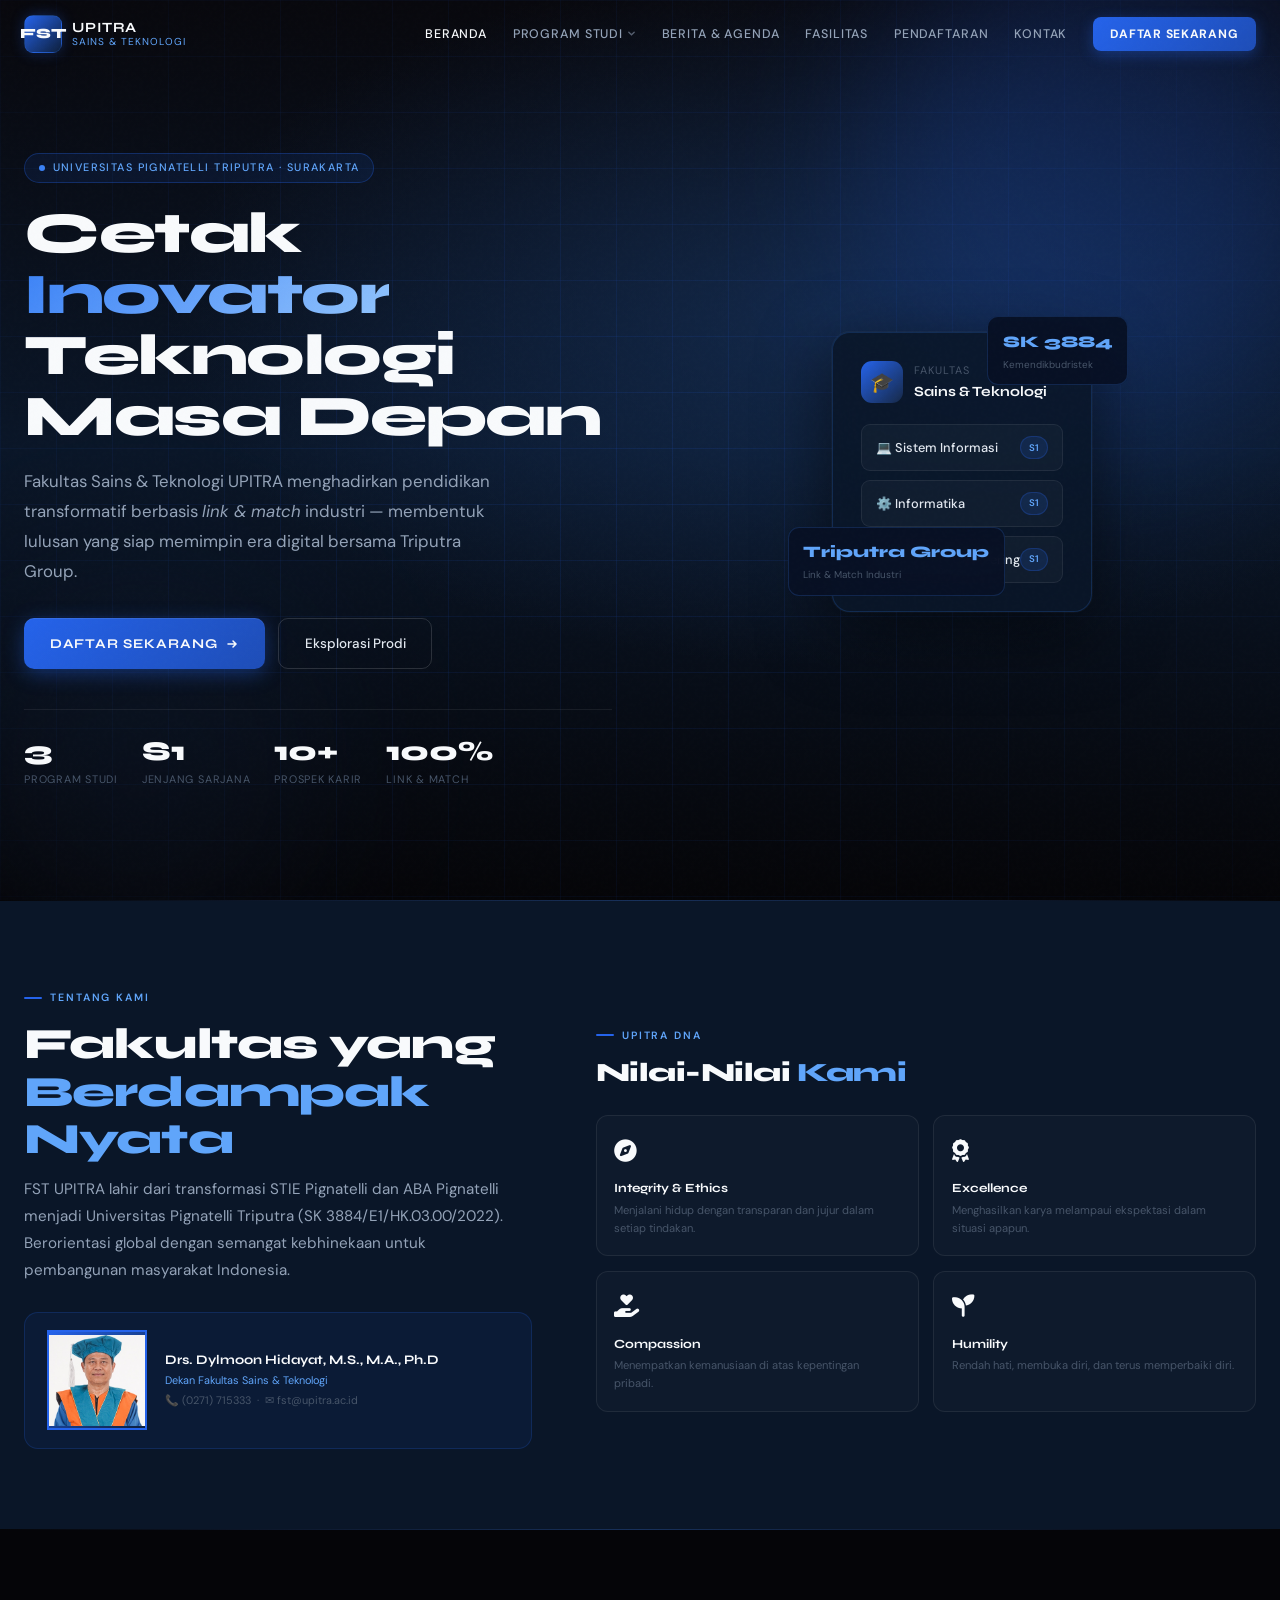
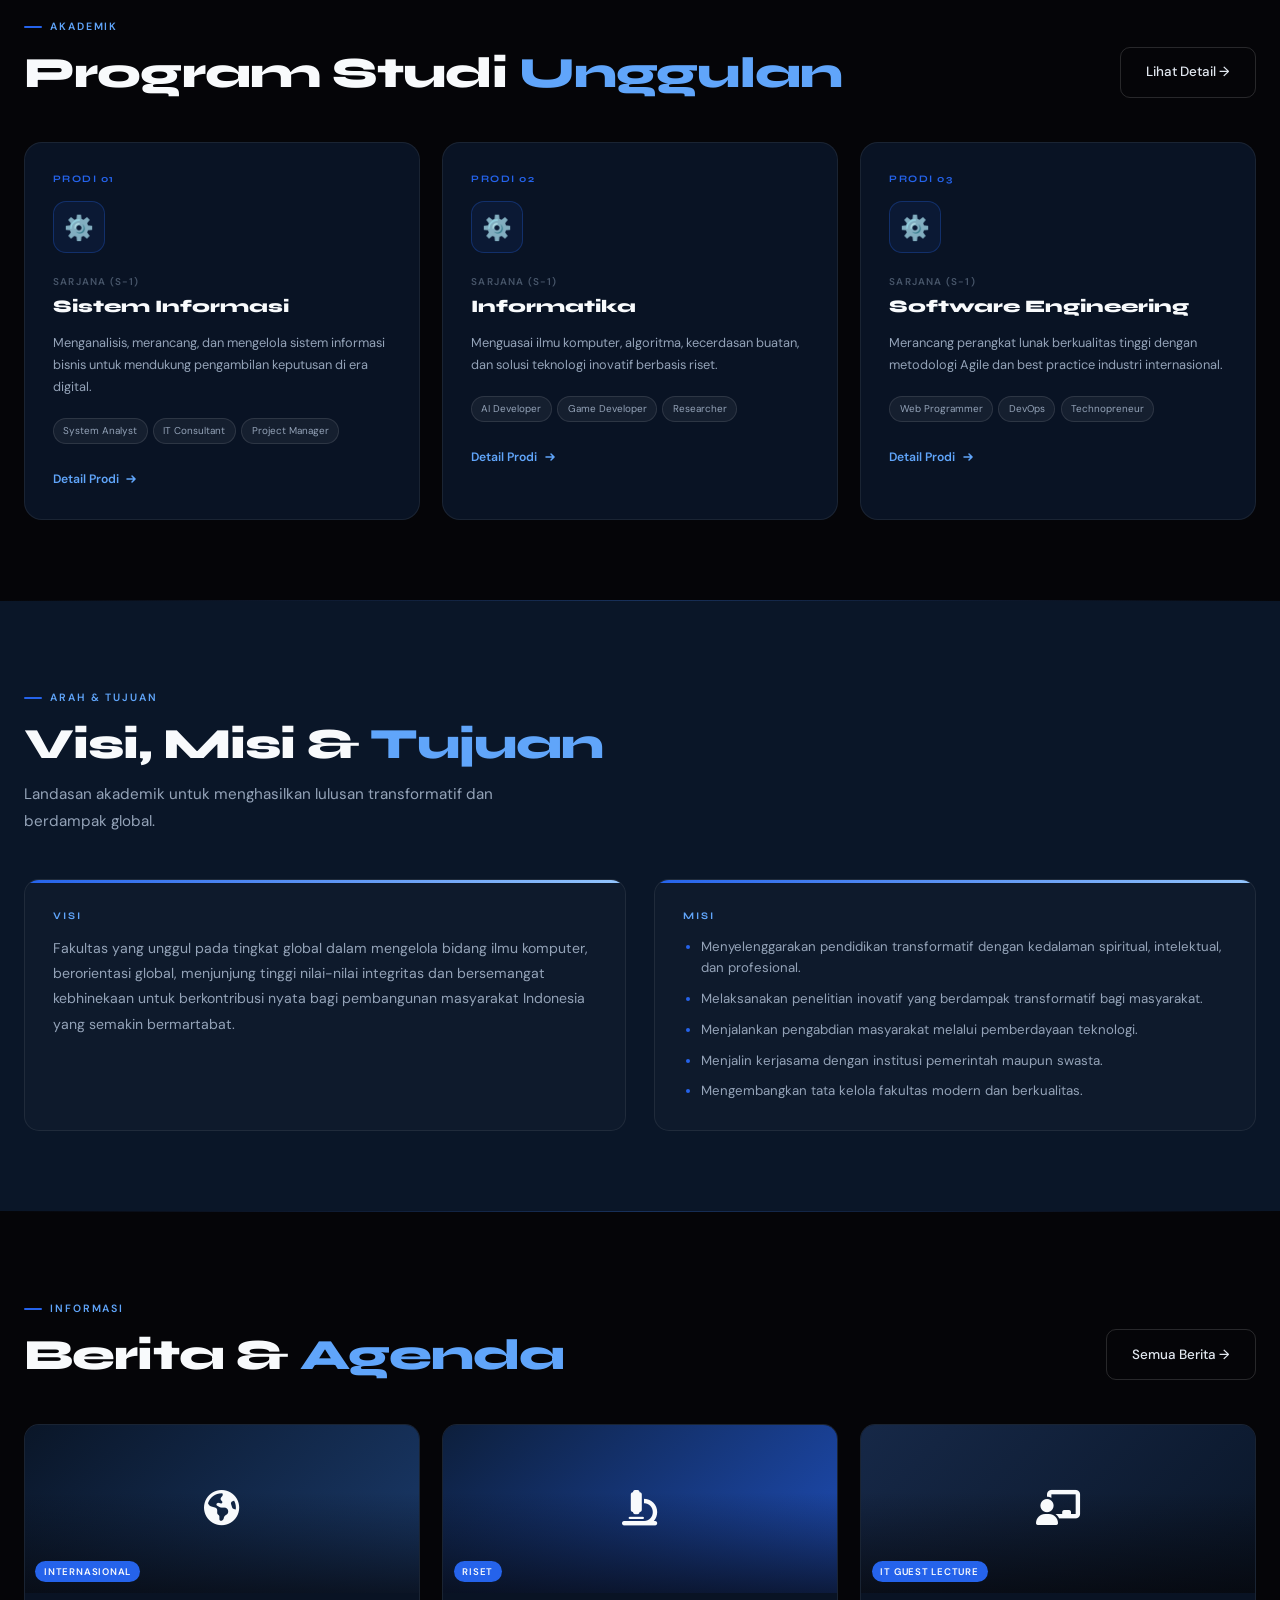
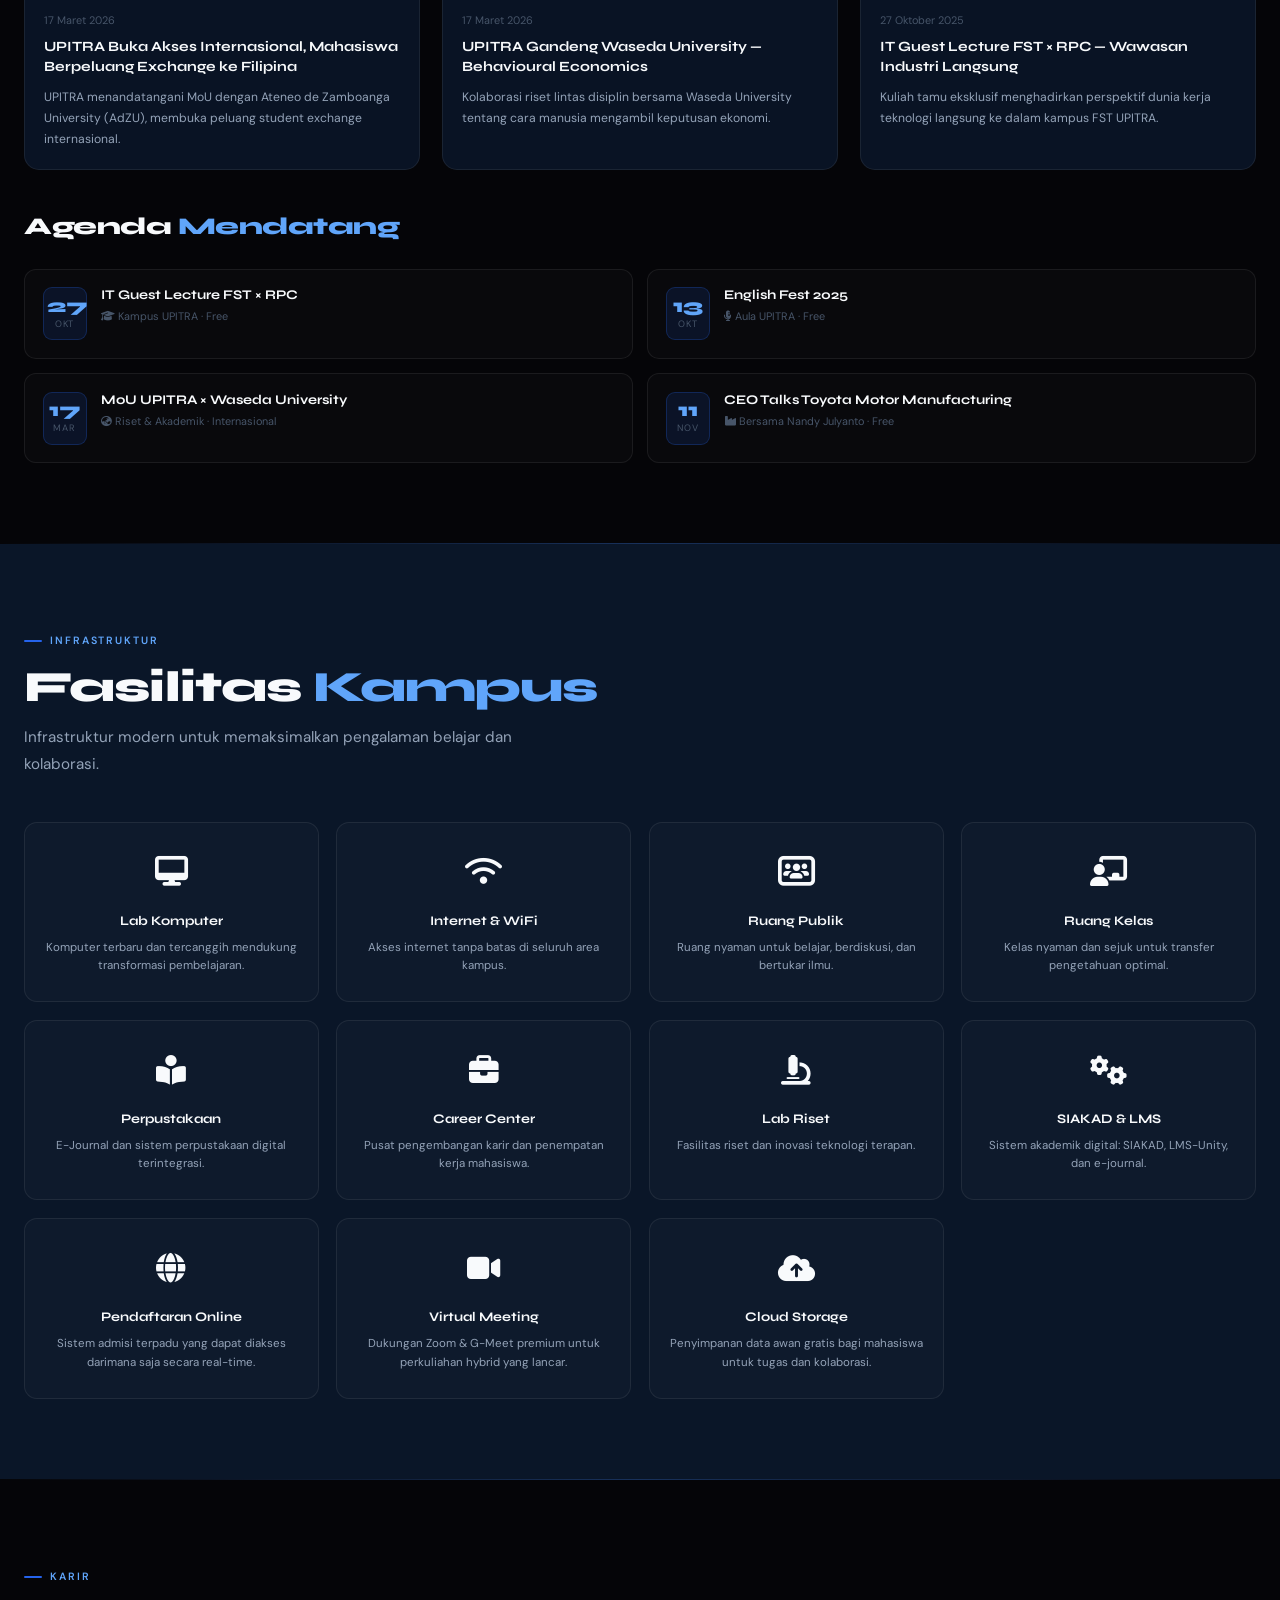
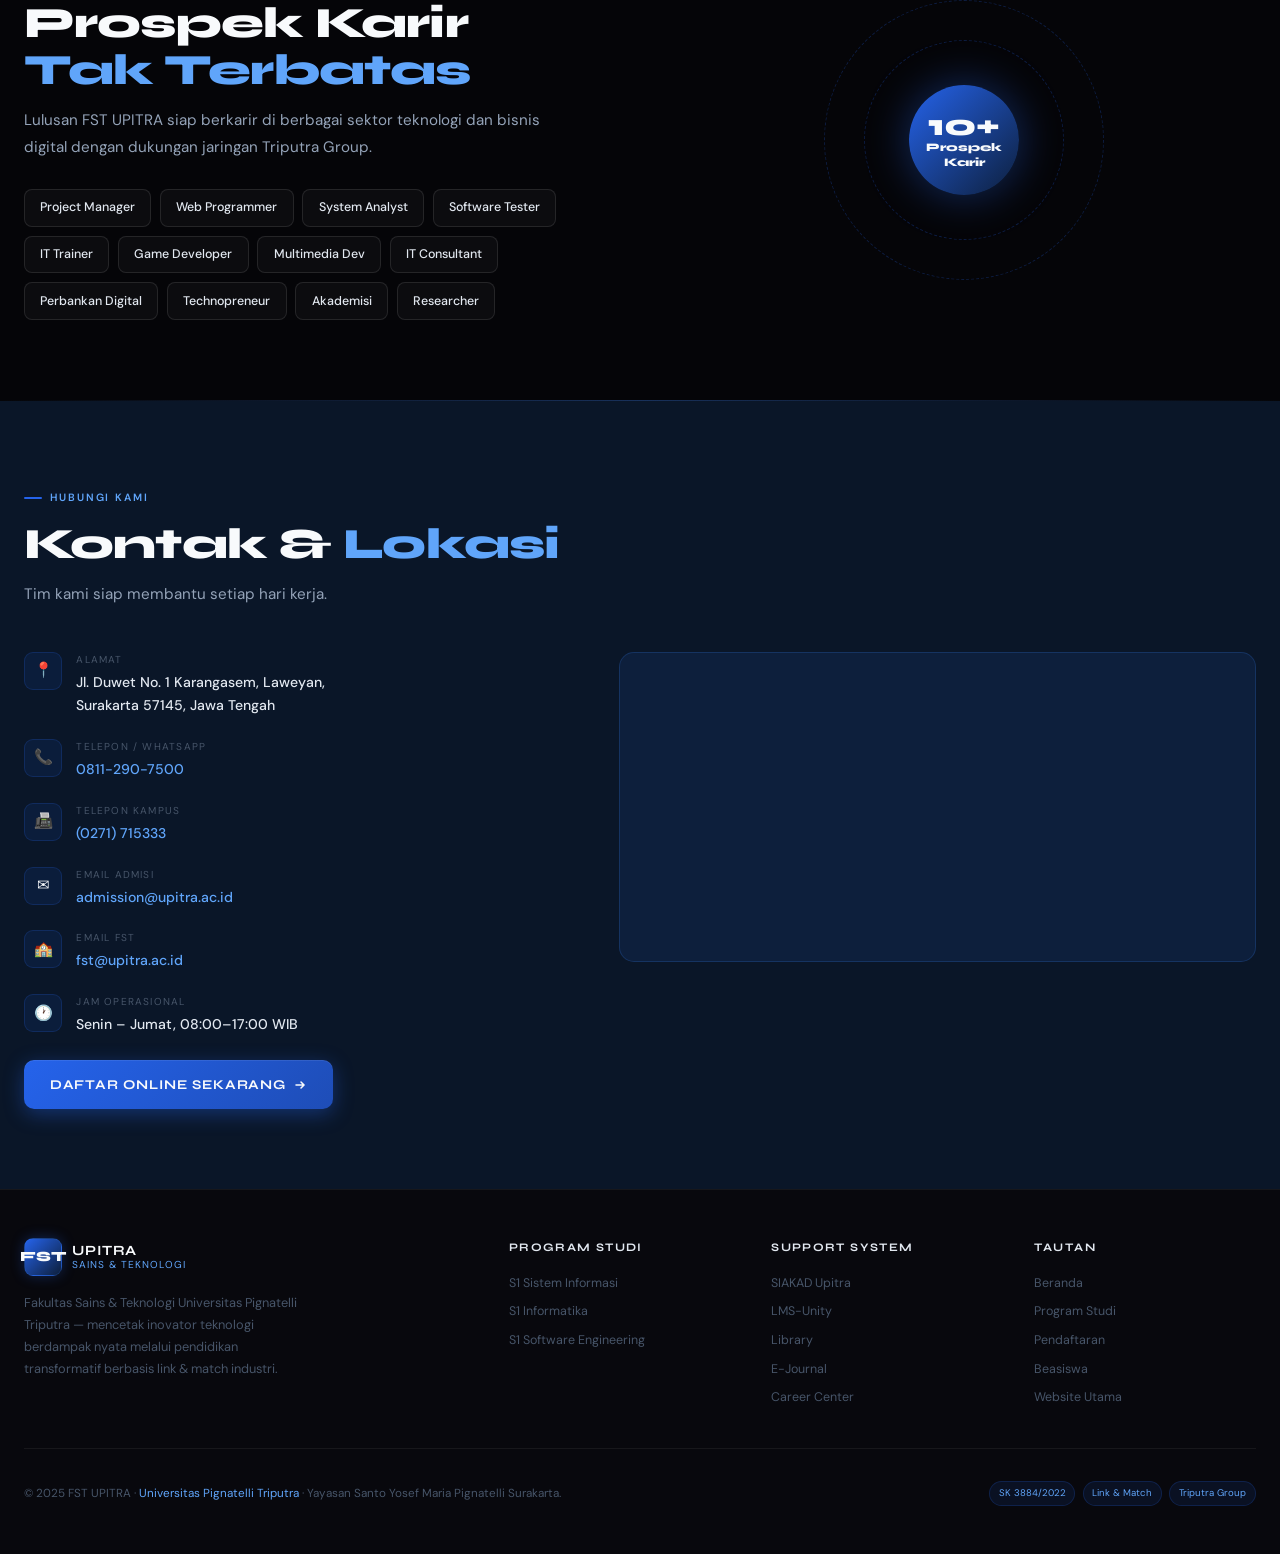
<file: index.html>
<!DOCTYPE html>
<html lang="id">
<head>
  <meta charset="UTF-8" />
  <meta name="viewport" content="width=device-width, initial-scale=1.0" />
  <meta name="description" content="Fakultas Sains dan Teknologi Universitas Pignatelli Triputra (FST UPITRA) — Unggul, Inovatif, Berdampak. Program Studi Sistem Informasi, Informatika, dan Rekayasa Perangkat Lunak." />
  <meta name="keywords" content="FST UPITRA, Fakultas Sains Teknologi, Informatika, Sistem Informasi, Rekayasa Perangkat Lunak, UPITRA, Surakarta" />
  <title>FST UPITRA — Beranda | Fakultas Sains &amp; Teknologi</title>
  <link rel="preconnect" href="https://fonts.googleapis.com" />
  <link rel="preconnect" href="https://fonts.gstatic.com" crossorigin />
  <link href="https://fonts.googleapis.com/css2?family=Syne:wght@400;600;700;800&family=DM+Sans:ital,opsz,wght@0,9..40,300;0,9..40,400;0,9..40,500;1,9..40,300&display=swap" rel="stylesheet" />
  <link rel="stylesheet" href="fst-style.css" />
  <link rel="stylesheet" href="https://cdnjs.cloudflare.com/ajax/libs/font-awesome/6.4.2/css/all.min.css">
  <link href="https://jsdelivr" rel="stylesheet" integrity="sha384-QWTKZyjpPEjISv5WaRU9OFeRpok6YctnYmDr5pNlyT2bRjXh0JMhjY6hW+ALEwIH" crossorigin="anonymous">


  <style>
   html{
    overflow-x: hidden;
   }
    #hero {
      min-height: 100svh;
      display: flex;
      align-items: center;
      position: relative;
      overflow: hidden;
      padding: calc(var(--nav-h) + 2.5rem) 1.5rem 4rem;
    }
    .hero-bg {
      position: absolute; inset: 0;
      background:
        radial-gradient(ellipse 80% 60% at 65% 35%, rgba(26,58,107,0.55) 0%, transparent 65%),
        linear-gradient(180deg, var(--black-deep) 0%, var(--navy) 50%, var(--black) 100%);
    }
    .hero-grid {
      position: absolute; inset: 0;
      background-image: linear-gradient(var(--line) 1px, transparent 1px), linear-gradient(90deg, var(--line) 1px, transparent 1px);
      background-size: 56px 56px;
      mask-image: radial-gradient(ellipse 85% 85% at 50% 50%, black, transparent);
      pointer-events: none;
    }
    .hero-orb {
      position: absolute; border-radius: 50%; filter: blur(80px); opacity: 0.2;
      animation: orb-float 9s ease-in-out infinite alternate;
    }
    .hero-orb-1 { width: 500px; height: 500px; background: var(--blue-accent); top: -80px; right: -80px; }
    .hero-orb-2 { width: 360px; height: 360px; background: var(--navy-light); bottom: -40px; left: -40px; animation-delay: 3s; }

    .hero-content {
      position: relative; z-index: 2;
      max-width: 1280px; margin: 0 auto; width: 100%;
      display: grid;
      grid-template-columns: 1fr 1fr;
      gap: 3.5rem;
      align-items: center;
    }

    .hero-eyebrow {
      display: inline-flex; align-items: center; gap: 0.5rem;
      padding: 0.32rem 0.85rem;
      background: rgba(37,99,235,0.1); border: 1px solid rgba(37,99,235,0.3);
      border-radius: 999px;
      font-size: 0.68rem; font-weight: 500; letter-spacing: 0.13em; text-transform: uppercase;
      color: var(--blue-light); margin-bottom: 1.25rem;
      animation: fade-in 0.8s var(--ease-out) 0.15s both;
    }
    .hero-eyebrow-dot { width: 6px; height: 6px; border-radius: 50%; background: var(--blue-glow); animation: pulse-dot 2s infinite; }

    .hero-h1 {
      font-family: var(--font-display);
      font-size: clamp(2.2rem, 4.5vw, 4rem);
      font-weight: 800; line-height: 1.06; letter-spacing: -0.025em;
      margin-bottom: 1.25rem;
      animation: fade-in 0.9s var(--ease-out) 0.3s both;
    }
    .hero-h1 em { font-style: normal; background: linear-gradient(135deg, var(--blue-glow), var(--sky)); -webkit-background-clip: text; -webkit-text-fill-color: transparent; background-clip: text; }

    .hero-p {
      font-size: clamp(0.9rem, 1.4vw, 1.05rem);
      color: var(--white-mute); max-width: 480px; margin-bottom: 2rem; line-height: 1.78;
      animation: fade-in 1s var(--ease-out) 0.45s both;
    }

    .hero-actions { display: flex; flex-wrap: wrap; gap: 0.85rem; animation: fade-in 1s var(--ease-out) 0.6s both; }

    .hero-stats {
      display: flex; flex-wrap: wrap; gap: 1.5rem;
      margin-top: 2.5rem; padding-top: 1.75rem;
      border-top: 1px solid rgba(255,255,255,0.07);
      animation: fade-in 1s var(--ease-out) 0.75s both;
    }
    .stat-item { text-align: left; }
    .stat-num { font-family: var(--font-display); font-size: 1.7rem; font-weight: 800; color: var(--white); display: block; line-height: 1; }
    .stat-label { font-size: 0.68rem; color: var(--white-ghost); letter-spacing: 0.07em; text-transform: uppercase; margin-top: 0.2rem; }

    /* Hero right card */
    .hero-visual {
      position: relative; display: flex; justify-content: center; align-items: center;
      animation: fade-in 1s var(--ease-out) 0.35s both;
    }
    .hero-big-card {
      background: rgba(10,22,40,0.88); border: 1px solid var(--glass-border);
      border-radius: 18px; padding: 1.75rem; backdrop-filter: blur(16px);
      width: 100%; max-width: 340px;
      box-shadow: 0 20px 70px rgba(0,0,0,0.55), 0 0 0 1px rgba(255,255,255,0.04);
    }
    .hbc-top { display: flex; align-items: center; gap: 0.7rem; margin-bottom: 1.3rem; }
    .hbc-icon { width: 42px; height: 42px; background: linear-gradient(135deg, var(--blue-accent), var(--navy-light)); border-radius: 11px; display: flex; align-items: center; justify-content: center; font-size: 1.2rem; }
    .hbc-meta { font-size: 0.68rem; text-transform: uppercase; letter-spacing: 0.09em; color: var(--white-ghost); }
    .hbc-meta strong { display: block; font-family: var(--font-display); font-size: 0.88rem; color: var(--white); text-transform: none; letter-spacing: 0; font-weight: 700; }
    .hbc-prodi-list { display: flex; flex-direction: column; gap: 0.6rem; }
    .hbc-prodi {
      display: flex; align-items: center; justify-content: space-between;
      padding: 0.65rem 0.9rem;
      background: rgba(255,255,255,0.03); border: 1px solid rgba(255,255,255,0.07); border-radius: 9px;
      transition: border-color 0.2s, background 0.2s;
    }
    .hbc-prodi:hover { border-color: var(--blue-accent); background: rgba(37,99,235,0.08); }
    .hbc-prodi-name { font-size: 0.8rem; font-weight: 500; color: var(--white-dim); }
    .hbc-prodi-badge { font-size: 0.6rem; padding: 0.18rem 0.48rem; border-radius: 999px; background: rgba(37,99,235,0.15); color: var(--blue-light); font-weight: 600; border: 1px solid rgba(37,99,235,0.25); }
    .float-card {
      position: absolute;
      background: rgba(8,16,36,0.95); border: 1px solid var(--glass-border); border-radius: 11px;
      padding: 0.7rem 0.9rem; backdrop-filter: blur(12px); font-size: 0.72rem; white-space: nowrap;
    }
    .float-card-1 { top: -16px; right: -36px; animation: float-1 4s ease-in-out infinite; }
    .float-card-2 { bottom: 16px; left: -44px; animation: float-2 5s ease-in-out infinite; }
    @keyframes float-1 { 0%,100%{ transform:translateY(0); } 50%{ transform:translateY(-9px); } }
    @keyframes float-2 { 0%,100%{ transform:translateY(0); } 50%{ transform:translateY(7px); } }
    .fc-val { font-family: var(--font-display); font-size: 1rem; font-weight: 800; color: var(--blue-light); }
    .fc-lbl { color: var(--white-ghost); font-size: 0.62rem; margin-top: 0.1rem; }

    /* ABOUT */
    #about { background: var(--navy); }
    .about-grid { display: grid; grid-template-columns: 1fr 1.3fr; gap: 4rem; align-items: center; }
    .about-dekan {
      display: flex; align-items: center; gap: 1.1rem;
      padding: 1.1rem 1.4rem;
      background: rgba(37,99,235,0.07); border: 1px solid rgba(37,99,235,0.2); border-radius: 14px;
      margin-top: 1.75rem;
    }
    .dekan-photo { width: 100px; height: 100px;  background: linear-gradient(135deg, var(--blue-accent), var(--navy-mid)); display: flex; align-items: center; justify-content: center; font-size: 1.3rem; flex-shrink: 0; border: 2px solid var(--blue-accent); }
    .dekan-name { font-family: var(--font-display); font-weight: 700; font-size: 0.82rem; color: var(--white); }
    .dekan-title { font-size: 0.68rem; color: var(--blue-light); }
    .dekan-contact { font-size: 0.68rem; color: var(--white-ghost); margin-top: 0.15rem; }
    .about-pillars { display: grid; grid-template-columns: 1fr 1fr; gap: 0.9rem; margin-top: 1.75rem; }
    .pillar-card { padding: 1.1rem; background: rgba(255,255,255,0.02); border: 1px solid rgba(255,255,255,0.07); border-radius: 12px; transition: border-color 0.3s, background 0.3s; }
    .pillar-card:hover { border-color: var(--blue-accent); background: rgba(37,99,235,0.06); }
    .pillar-icon { font-size: 1.4rem; margin-bottom: 0.45rem; }
    .pillar-title { font-family: var(--font-display); font-size: 0.78rem; font-weight: 700; color: var(--white); margin-bottom: 0.2rem; }
    .pillar-desc { font-size: 0.7rem; color: var(--white-ghost); line-height: 1.6; }

    /* PRODI CARDS */
    #prodi { background: var(--black); }
    .prodi-grid { display: grid; grid-template-columns: repeat(3, 1fr); gap: 1.4rem; margin-top: 2.75rem; }
    .prodi-card {
      position: relative; background: var(--card-bg); border: 1px solid rgba(255,255,255,0.07);
      border-radius: 18px; padding: 1.75rem; overflow: hidden;
      transition: transform 0.32s var(--ease-out), border-color 0.32s, box-shadow 0.32s;
      cursor: pointer;
    }
    .prodi-card::before { content:''; position:absolute; inset:0; background: linear-gradient(135deg, rgba(37,99,235,0.12), transparent 60%); opacity:0; transition: opacity 0.32s; }
    .prodi-card:hover { transform: translateY(-6px); border-color: var(--blue-accent); box-shadow: 0 22px 60px rgba(37,99,235,0.18); }
    .prodi-card:hover::before { opacity: 1; }
    .prodi-number { font-family: var(--font-display); font-size: 0.62rem; font-weight: 700; letter-spacing: 0.15em; color: var(--blue-accent); text-transform: uppercase; margin-bottom: 0.9rem; }
    .prodi-icon-wrap { width: 52px; height: 52px; border-radius: 13px; border: 1px solid rgba(37,99,235,0.3); background: rgba(37,99,235,0.08); display: flex; align-items: center; justify-content: center; font-size: 1.5rem; margin-bottom: 1.3rem; transition: background 0.3s, transform 0.3s; }
    .prodi-card:hover .prodi-icon-wrap { background: rgba(37,99,235,0.18); transform: scale(1.05); }
    .prodi-degree { font-size: 0.62rem; letter-spacing: 0.12em; text-transform: uppercase; color: var(--white-ghost); font-weight: 600; margin-bottom: 0.35rem; }
    .prodi-name { font-family: var(--font-display); font-size: 1.1rem; font-weight: 800; color: var(--white); line-height: 1.2; margin-bottom: 0.9rem; }
    .prodi-desc { font-size: 0.8rem; color: var(--white-mute); line-height: 1.72; margin-bottom: 1.3rem; }
    .prodi-tags { display: flex; flex-wrap: wrap; gap: 0.35rem; margin-bottom: 1.3rem; }
    .prodi-link { display: inline-flex; align-items: center; gap: 0.4rem; font-size: 0.76rem; font-weight: 600; color: var(--blue-light); transition: gap 0.2s; }
    .prodi-link:hover { gap: 0.65rem; }

    /* VISI MISI */
    #visi { background: var(--navy); }
    .vm-grid { display: grid; grid-template-columns: 1fr 1fr; gap: 1.75rem; margin-top: 2.75rem; }
    .vm-card { padding: 1.75rem; background: rgba(255,255,255,0.02); border: 1px solid rgba(255,255,255,0.07); border-radius: 15px; position: relative; overflow: hidden; }
    .vm-card::after { content:''; position:absolute; top:0; left:0; right:0; height:3px; background: linear-gradient(90deg, var(--blue-accent), var(--sky)); border-radius: 3px 3px 0 0; }
    .vm-label { font-family: var(--font-display); font-size: 0.63rem; letter-spacing: 0.2em; text-transform: uppercase; color: var(--blue-light); font-weight: 700; margin-bottom: 0.7rem; }
    .vm-text { font-size: 0.88rem; color: var(--white-mute); line-height: 1.8; }
    .vm-list { padding-left: 1.1rem; list-style: disc; display: flex; flex-direction: column; gap: 0.55rem; }
    .vm-list li { font-size: 0.83rem; color: var(--white-mute); line-height: 1.65; }
    .vm-list li::marker { color: var(--blue-accent); }

    /* NEWS */
    #news { background: var(--black); }
    .news-grid { display: grid; grid-template-columns: repeat(3, 1fr); gap: 1.4rem; margin-top: 2.75rem; }
    .news-card { background: var(--card-bg); border: 1px solid rgba(255,255,255,0.07); border-radius: 15px; overflow: hidden; transition: transform 0.3s var(--ease-out), border-color 0.3s, box-shadow 0.3s; }
    .news-card:hover { transform: translateY(-4px); border-color: rgba(37,99,235,0.4); box-shadow: 0 14px 44px rgba(0,0,0,0.38); }
    .news-thumb { width: 100%; height: 168px; background: linear-gradient(135deg, var(--navy), var(--blue)); display: flex; align-items: center; justify-content: center; font-size: 2.2rem; position: relative; overflow: hidden; }
    .news-thumb-overlay { position: absolute; inset: 0; background: linear-gradient(0deg, rgba(5,5,8,0.7) 0%, transparent 60%); }
    .news-thumb .t-icon { position: relative; z-index: 1; }
    .news-cat { position: absolute; bottom: 0.65rem; left: 0.65rem; font-size: 0.6rem; padding: 0.18rem 0.55rem; border-radius: 999px; background: var(--blue-accent); color: var(--white); font-weight: 600; letter-spacing: 0.08em; text-transform: uppercase; z-index: 2; }
    .news-body { padding: 1.2rem; }
    .news-date { font-size: 0.68rem; color: var(--white-ghost); margin-bottom: 0.45rem; }
    .news-title { font-family: var(--font-display); font-size: 0.88rem; font-weight: 700; color: var(--white); line-height: 1.42; margin-bottom: 0.65rem; }
    .news-excerpt { font-size: 0.76rem; color: var(--white-mute); line-height: 1.72; }

    .agenda-grid { display: grid; grid-template-columns: repeat(2, 1fr); gap: 0.9rem; margin-top: 1.75rem; }
    .agenda-card { display: flex; gap: 0.9rem; align-items: flex-start; padding: 1.1rem; background: rgba(255,255,255,0.02); border: 1px solid rgba(255,255,255,0.07); border-radius: 12px; transition: border-color 0.2s; }
    .agenda-card:hover { border-color: var(--blue-accent); }
    .agenda-date-box { flex-shrink: 0; width: 44px; text-align: center; background: rgba(37,99,235,0.12); border: 1px solid rgba(37,99,235,0.25); border-radius: 9px; padding: 0.45rem 0.2rem; }
    .agenda-day { font-family: var(--font-display); font-size: 1.2rem; font-weight: 800; color: var(--blue-light); line-height: 1; display: block; }
    .agenda-month { font-size: 0.58rem; text-transform: uppercase; letter-spacing: 0.09em; color: var(--white-ghost); display: block; margin-top: 0.12rem; }
    .agenda-title { font-family: var(--font-display); font-size: 0.83rem; font-weight: 700; color: var(--white); margin-bottom: 0.2rem; line-height: 1.35; }
    .agenda-meta { font-size: 0.68rem; color: var(--white-ghost); }

    /* FASILITAS */
    #fasilitas { background: var(--navy); }
    .fasilitas-grid { display: grid; grid-template-columns: repeat(4, 1fr); gap: 1.1rem; margin-top: 2.75rem; }
    .fas-card { padding: 1.6rem 1.2rem; background: rgba(255,255,255,0.02); border: 1px solid rgba(255,255,255,0.07); border-radius: 13px; text-align: center; transition: transform 0.3s, border-color 0.3s, background 0.3s; }
    .fas-card:hover { transform: translateY(-4px); border-color: var(--blue-accent); background: rgba(37,99,235,0.06); }
    .fas-icon { font-size: 1.85rem; margin-bottom: 0.85rem; display: block; }
    .fas-name { font-family: var(--font-display); font-size: 0.82rem; font-weight: 700; color: var(--white); margin-bottom: 0.4rem; }
    .fas-desc { font-size: 0.72rem; color: var(--white-mute); line-height: 1.6; }

    /* KARIR */
    #karir { background: var(--black); }
    .karir-inner { display: grid; grid-template-columns: 1fr 1fr; gap: 4rem; align-items: center; }
    .karir-tags { display: flex; flex-wrap: wrap; gap: 0.55rem; margin-top: 1.75rem; }
    .karir-tag { padding: 0.48rem 0.95rem; background: rgba(255,255,255,0.03); border: 1px solid rgba(255,255,255,0.1); border-radius: 8px; font-size: 0.78rem; color: var(--white-dim); font-weight: 500; transition: border-color 0.2s, color 0.2s, background 0.2s, transform 0.2s; }
    .karir-tag:hover { border-color: var(--blue-accent); color: var(--blue-light); background: rgba(37,99,235,0.08); transform: translateY(-2px); }
    .karir-visual { position: relative; height: 320px; display: flex; align-items: center; justify-content: center; }
    .karir-ring { position: absolute; border-radius: 50%; border: 1px dashed rgba(37,99,235,0.25); animation: spin-ring 20s linear infinite; }
    .karir-ring-1 { width: 280px; height: 280px; }
    .karir-ring-2 { width: 200px; height: 200px; animation-duration: 14s; animation-direction: reverse; }
    @keyframes spin-ring { from{ transform:rotate(0deg); } to{ transform:rotate(360deg); } }
    .karir-center { position: relative; z-index: 2; width: 110px; height: 110px; background: linear-gradient(135deg, var(--blue-accent), var(--navy-mid)); border-radius: 50%; display: flex; flex-direction: column; align-items: center; justify-content: center; box-shadow: 0 0 44px rgba(37,99,235,0.4); font-family: var(--font-display); font-weight: 800; font-size: 0.72rem; text-align: center; line-height: 1.3; }
    .karir-center .big-num { font-size: 1.9rem; line-height: 1; }

    /* KONTAK */
    #kontak { background: var(--navy); }
    .kontak-grid { display: grid; grid-template-columns: 1fr 1.2fr; gap: 4rem; align-items: start; margin-top: 2.75rem; }
    .kontak-item { display: flex; align-items: flex-start; gap: 0.9rem; margin-bottom: 1.35rem; }
    .kontak-icon { width: 38px; height: 38px; background: rgba(37,99,235,0.1); border: 1px solid rgba(37,99,235,0.2); border-radius: 9px; display: flex; align-items: center; justify-content: center; font-size: 0.95rem; flex-shrink: 0; }
    .kontak-key { font-size: 0.63rem; letter-spacing: 0.12em; text-transform: uppercase; color: var(--white-ghost); margin-bottom: 0.15rem; }
    .kontak-val { font-size: 0.88rem; color: var(--white-dim); font-weight: 500; }
    .kontak-val a { color: var(--blue-light); }
    .kontak-val a:hover { text-decoration: underline; }
    .map-placeholder { border-radius: 15px; overflow: hidden; border: 1px solid var(--glass-border); height: 310px; position: relative; background: var(--navy-mid); }
    .map-placeholder iframe { position:absolute; inset:0; width:100%; height:100%; border:none; filter: invert(0.88) hue-rotate(180deg) saturate(0.55); border-radius: 15px; }

    /* =============================================
       INDEX RESPONSIVE FIXES
    ============================================= */
    @media (max-width: 1024px) {
      .hero-content { grid-template-columns: 1fr; gap: 0; }
      .hero-visual { display: none; }
      .about-grid { grid-template-columns: 1fr; gap: 2.5rem; }
      .prodi-grid { grid-template-columns: 1fr 1fr; }
      .news-grid { grid-template-columns: 1fr 1fr; }
      .fasilitas-grid { grid-template-columns: repeat(2, 1fr); }
      .karir-inner { grid-template-columns: 1fr; }
      .karir-visual { display: none; }
      .kontak-grid { grid-template-columns: 1fr; gap: 2.5rem; }
    }

    @media (max-width: 768px) {
      /* Hero */
      #hero { padding: calc(var(--nav-h) + 1.75rem) 1rem 3rem; min-height: 100svh; }
      .hero-h1 { font-size: clamp(1.9rem, 7vw, 2.6rem); }
      .hero-p { font-size: 0.88rem; }
      .hero-actions { flex-direction: column; gap: 0.75rem; }
      .hero-actions .btn-primary,
      .hero-actions .btn-ghost { width: 100%; justify-content: center; }
      .hero-stats { gap: 1.2rem; }
      .stat-num { font-size: 1.45rem; }

      /* About */
      .about-pillars { grid-template-columns: 1fr 1fr; }
      .about-dekan { flex-direction: column; text-align: center; }

      /* Prodi */
      .prodi-grid { grid-template-columns: 1fr; gap: 1rem; }

      /* Visi */
      .vm-grid { grid-template-columns: 1fr; }

      /* News */
      .news-grid { grid-template-columns: 1fr; gap: 1rem; }
      .agenda-grid { grid-template-columns: 1fr; gap: 0.75rem; }

      /* Fasilitas */
      .fasilitas-grid { grid-template-columns: 1fr 1fr; }

      /* Kontak */
      .map-placeholder { height: 240px; }
    }

    @media (max-width: 480px) {
      #hero { padding: calc(var(--nav-h) + 1.25rem) 1rem 2.5rem; }
      .hero-h1 { font-size: clamp(1.7rem, 8vw, 2.2rem); }
      .about-pillars { grid-template-columns: 1fr; }
      .fasilitas-grid { grid-template-columns: 1fr; }
      .hero-stats { gap: 1rem; }
      .stat-item { min-width: calc(50% - 0.5rem); }
    }
  </style>
</head>

<body>
  <!-- NAVBAR -->
  <header>
    <nav id="navbar" role="navigation" aria-label="Main navigation">
      <div class="nav-inner">
        <a href="index.html" class="nav-logo" aria-label="FST UPITRA Beranda">
          <div class="nav-logo-badge" aria-hidden="true">FST</div>
          <div class="nav-logo-text">
            <strong>UPITRA</strong>
            <span>Sains &amp; Teknologi</span>
          </div>
        </a>
        <ul class="nav-links" role="list">
          <li>
            <a href="#about" class="active">Beranda
              <!-- <svg class="chevron" viewBox="0 0 10 10" fill="none" aria-hidden="true"><path d="M2 3.5 5 6.5 8 3.5" stroke="currentColor" stroke-width="1.5" stroke-linecap="round"/></svg> -->
            </a>
            <!-- <ul class="dropdown"><li><a href="#about">Sekilas Pandang</a></li><li><a href="#visi">Visi &amp; Misi</a></li></ul> -->
          </li>
          <li>
            <a href="prodi.html">Program Studi
              <svg class="chevron" viewBox="0 0 10 10" fill="none" aria-hidden="true"><path d="M2 3.5 5 6.5 8 3.5" stroke="currentColor" stroke-width="1.5" stroke-linecap="round"/></svg>
            </a>
            <ul class="dropdown">
              <li><a href="prodi.html#si">S1 Sistem Informasi</a></li>
              <li><a href="prodi.html#inf">S1 Informatika</a></li>
              <li><a href="prodi.html#rpl">S1 Software Engineering</a></li>
            </ul>
          </li>
          <li><a href="#news">Berita &amp; Agenda</a></li>
          <li><a href="#fasilitas">Fasilitas</a></li>
          <li><a href="pendaftaran.html">Pendaftaran</a></li>
          <li><a href="#kontak">Kontak</a></li>
          <li><a href="pendaftaran.html" class="nav-cta">Daftar Sekarang</a></li>
        </ul>
        <button class="nav-hamburger" id="hamburger" aria-label="Toggle menu" aria-expanded="false" aria-controls="mobile-menu">
          <span></span><span></span><span></span>
        </button>
      </div>
    </nav>
    <div class="mobile-menu" id="mobile-menu" role="dialog" aria-label="Mobile navigation">
      <p class="mob-section-title">Halaman</p>
      <a href="#about" onclick="closeMobile()">Tentang FST</a>
      <a href="#visi" onclick="closeMobile()">Visi &amp; Misi</a>
      <a href="prodi.html">Program Studi</a>
      <a href="#news" onclick="closeMobile()">Berita &amp; Agenda</a>
      <a href="#fasilitas" onclick="closeMobile()">Fasilitas</a>
      <a href="pendaftaran.html">Pendaftaran</a>
      <a href="#kontak" onclick="closeMobile()">Kontak</a>
      <p class="mob-section-title">Program Studi</p>
      <a href="prodi.html#si">S1 Sistem Informasi</a>
      <a href="prodi.html#inf">S1 Informatika</a>
      <a href="prodi.html#rpl">S1 Software Engineering</a>
      <a href="pendaftaran.html" class="mob-cta" onclick="closeMobile()">Daftar Sekarang →</a>
    </div>
  </header>

  <main>
    <!-- HERO -->
    <section id="hero" aria-label="Hero">
      <div class="hero-bg" aria-hidden="true"></div>
      <div class="hero-grid" aria-hidden="true"></div>
      <div class="hero-orb hero-orb-1" aria-hidden="true"></div>
      <div class="hero-orb hero-orb-2" aria-hidden="true"></div>
      <div class="hero-content">
        <div>
          <div class="hero-eyebrow"><span class="hero-eyebrow-dot" aria-hidden="true"></span>Universitas Pignatelli Triputra · Surakarta</div>
          <h1 class="hero-h1">Cetak <em>Inovator</em><br />Teknologi<br />Masa Depan</h1>
          <p class="hero-p">Fakultas Sains &amp; Teknologi UPITRA menghadirkan pendidikan transformatif berbasis <em>link &amp; match</em> industri — membentuk lulusan yang siap memimpin era digital bersama Triputra Group.</p>
          <div class="hero-actions">
            <a href="pendaftaran.html" class="btn-primary">
              Daftar Sekarang
              <svg width="14" height="14" viewBox="0 0 14 14" fill="none" aria-hidden="true"><path d="M3 7h8M8 4l3 3-3 3" stroke="currentColor" stroke-width="1.5" stroke-linecap="round"/></svg>
            </a>
            <a href="prodi.html" class="btn-ghost">Eksplorasi Prodi</a>
          </div>
          <div class="hero-stats">
            <div class="stat-item"><span class="stat-num">3</span><span class="stat-label">Program Studi</span></div>
            <div class="stat-item"><span class="stat-num">S1</span><span class="stat-label">Jenjang Sarjana</span></div>
            <div class="stat-item"><span class="stat-num">10+</span><span class="stat-label">Prospek Karir</span></div>
            <div class="stat-item"><span class="stat-num">100%</span><span class="stat-label">Link &amp; Match</span></div>
          </div>
        </div>
        <div class="hero-visual" aria-hidden="true">
          <div style="position:relative;">
            <div class="hero-big-card">
              <div class="hbc-top">
                <div class="hbc-icon">🎓</div>
                <div class="hbc-meta"><span>Fakultas</span><strong>Sains &amp; Teknologi</strong></div>
              </div>
              <div class="hbc-prodi-list">
                <div class="hbc-prodi"><span class="hbc-prodi-name">💻 Sistem Informasi</span><span class="hbc-prodi-badge">S1</span></div>
                <div class="hbc-prodi"><span class="hbc-prodi-name">⚙️ Informatika</span><span class="hbc-prodi-badge">S1</span></div>
                <div class="hbc-prodi"><span class="hbc-prodi-name">🛠 Software Engineering</span><span class="hbc-prodi-badge">S1</span></div>
              </div>
            </div>
            <div class="float-card float-card-1"><div class="fc-val">SK 3884</div><div class="fc-lbl">Kemendikbudristek</div></div>
            <div class="float-card float-card-2"><div class="fc-val">Triputra Group</div><div class="fc-lbl">Link &amp; Match Industri</div></div>
          </div>
        </div>
      </div>
    </section>

    <div class="divider"></div>

    <!-- ABOUT -->
    <section id="about" aria-label="Tentang FST UPITRA">
      <div class="container">
        <div class="about-grid">
          <div class="reveal-left">
            <span class="section-label">Tentang Kami</span>
            <h2 class="section-h2">Fakultas yang<br /><em>Berdampak Nyata</em></h2>
            <p class="section-desc">FST UPITRA lahir dari transformasi STIE Pignatelli dan ABA Pignatelli menjadi Universitas Pignatelli Triputra (SK 3884/E1/HK.03.00/2022). Berorientasi global dengan semangat kebhinekaan untuk pembangunan masyarakat Indonesia.</p>
            <div class="about-dekan">
              <div class="dekan-photo" aria-hidden="true"><img src="dylmoon-1762914726.jpg" alt="" srcset=""></div>
              <div>
                <div class="dekan-name">Drs. Dylmoon Hidayat, M.S., M.A., Ph.D</div>
                <div class="dekan-title">Dekan Fakultas Sains &amp; Teknologi</div>
                <div class="dekan-contact">📞 (0271) 715333 &nbsp;·&nbsp; ✉ fst@upitra.ac.id</div>
              </div>
            </div>
          </div>
          <div class="reveal-right">
            <span class="section-label">UPITRA DNA</span>
            <h3 class="section-h2" style="font-size:clamp(1.3rem,2.5vw,1.65rem);">Nilai-Nilai <em>Kami</em></h3>
           <div class="about-pillars">
  <div class="pillar-card">
    <div class="pillar-icon"><i class="fa-solid fa-compass"></i></div>
    <div class="pillar-title">Integrity &amp; Ethics</div>
    <div class="pillar-desc">Menjalani hidup dengan transparan dan jujur dalam setiap tindakan.</div>
  </div>

  <div class="pillar-card">
    <div class="pillar-icon"><i class="fa-solid fa-award"></i></div>
    <div class="pillar-title">Excellence</div>
    <div class="pillar-desc">Menghasilkan karya melampaui ekspektasi dalam situasi apapun.</div>
  </div>

  <div class="pillar-card">
    <div class="pillar-icon"><i class="fa-solid fa-hand-holding-heart"></i></div>
    <div class="pillar-title">Compassion</div>
    <div class="pillar-desc">Menempatkan kemanusiaan di atas kepentingan pribadi.</div>
  </div>

  <div class="pillar-card">
    <div class="pillar-icon"><i class="fa-solid fa-seedling"></i></div>
    <div class="pillar-title">Humility</div>
    <div class="pillar-desc">Rendah hati, membuka diri, dan terus memperbaiki diri.</div>
  </div>
</div>
          </div>
        </div>
      </div>
    </section>

    <div class="divider"></div>

    <!-- PRODI PREVIEW -->
    <section id="prodi" aria-label="Program Studi">
      <div class="container">
        <div class="reveal" style="display:flex;justify-content:space-between;align-items:flex-end;flex-wrap:wrap;gap:1rem;">
          <div><span class="section-label">Akademik</span><h2 class="section-h2">Program Studi <em>Unggulan</em></h2></div>
          <a href="prodi.html" class="btn-ghost" style="flex-shrink:0;">Lihat Detail →</a>
        </div>
        <div class="prodi-grid">
          <article class="prodi-card reveal" style="transition-delay:0.08s;">
            <div class="prodi-number">Prodi 01</div>
            <div class="prodi-icon-wrap" aria-hidden="true">⚙️</div>
            <div class="prodi-degree">Sarjana (S-1)</div>
            <h3 class="prodi-name">Sistem Informasi</h3>
            <p class="prodi-desc">Menganalisis, merancang, dan mengelola sistem informasi bisnis untuk mendukung pengambilan keputusan di era digital.</p>
            <div class="prodi-tags"><span class="tag-chip">System Analyst</span><span class="tag-chip">IT Consultant</span><span class="tag-chip">Project Manager</span></div>
            <a href="prodi.html#si" class="prodi-link">Detail Prodi <svg width="12" height="12" viewBox="0 0 12 12" fill="none"><path d="M2 6h8M7 3l3 3-3 3" stroke="currentColor" stroke-width="1.5" stroke-linecap="round"/></svg></a>
          </article>
          <article class="prodi-card reveal" style="transition-delay:0.16s;">
            <div class="prodi-number">Prodi 02</div>
            <div class="prodi-icon-wrap" aria-hidden="true">⚙️</div>
            <div class="prodi-degree">Sarjana (S-1)</div>
            <h3 class="prodi-name">Informatika</h3>
            <p class="prodi-desc">Menguasai ilmu komputer, algoritma, kecerdasan buatan, dan solusi teknologi inovatif berbasis riset.</p>
            <div class="prodi-tags"><span class="tag-chip">AI Developer</span><span class="tag-chip">Game Developer</span><span class="tag-chip">Researcher</span></div>
            <a href="prodi.html#inf" class="prodi-link">Detail Prodi <svg width="12" height="12" viewBox="0 0 12 12" fill="none"><path d="M2 6h8M7 3l3 3-3 3" stroke="currentColor" stroke-width="1.5" stroke-linecap="round"/></svg></a>
          </article>
          <article class="prodi-card reveal" style="transition-delay:0.24s;">
            <div class="prodi-number">Prodi 03</div>
            <div class="prodi-icon-wrap" aria-hidden="true">⚙️</div>
            <div class="prodi-degree">Sarjana (S-1)</div>
            <h3 class="prodi-name">Software Engineering</h3>
            <p class="prodi-desc">Merancang perangkat lunak berkualitas tinggi dengan metodologi Agile dan best practice industri internasional.</p>
            <div class="prodi-tags"><span class="tag-chip">Web Programmer</span><span class="tag-chip">DevOps</span><span class="tag-chip">Technopreneur</span></div>
            <a href="prodi.html#rpl" class="prodi-link">Detail Prodi <svg width="12" height="12" viewBox="0 0 12 12" fill="none"><path d="M2 6h8M7 3l3 3-3 3" stroke="currentColor" stroke-width="1.5" stroke-linecap="round"/></svg></a>
          </article>
        </div>
      </div>
    </section>

    <div class="divider"></div>

    <!-- VISI MISI -->
    <section id="visi" aria-label="Visi dan Misi">
      <div class="container">
        <div class="reveal"><span class="section-label">Arah &amp; Tujuan</span><h2 class="section-h2">Visi, Misi &amp; <em>Tujuan</em></h2><p class="section-desc">Landasan akademik untuk menghasilkan lulusan transformatif dan berdampak global.</p></div>
        <div class="vm-grid">
          <div class="vm-card reveal"><div class="vm-label">Visi</div><p class="vm-text">Fakultas yang unggul pada tingkat global dalam mengelola bidang ilmu komputer, berorientasi global, menjunjung tinggi nilai-nilai integritas dan bersemangat kebhinekaan untuk berkontribusi nyata bagi pembangunan masyarakat Indonesia yang semakin bermartabat.</p></div>
          <div class="vm-card reveal" style="transition-delay:0.12s;"><div class="vm-label">Misi</div><ul class="vm-list"><li>Menyelenggarakan pendidikan transformatif dengan kedalaman spiritual, intelektual, dan profesional.</li><li>Melaksanakan penelitian inovatif yang berdampak transformatif bagi masyarakat.</li><li>Menjalankan pengabdian masyarakat melalui pemberdayaan teknologi.</li><li>Menjalin kerjasama dengan institusi pemerintah maupun swasta.</li><li>Mengembangkan tata kelola fakultas modern dan berkualitas.</li></ul></div>
        </div>
      </div>
    </section>

    <div class="divider"></div>

    <!-- NEWS -->
    <section id="news" aria-label="Berita dan Agenda">
      <div class="container">
        <div class="reveal" style="display:flex;justify-content:space-between;align-items:flex-end;flex-wrap:wrap;gap:1rem;">
          <div><span class="section-label">Informasi</span><h2 class="section-h2">Berita &amp; <em>Agenda</em></h2></div>
          <a href="https://www.upitra.ac.id/berita-kampus" class="btn-ghost" target="_blank" rel="noopener" style="flex-shrink:0;">Semua Berita →</a>
        </div>
        <div class="news-grid">
          <article class="news-card reveal" style="transition-delay:0.08s;">
  <div class="news-thumb">
    <span class="t-icon"><i class="fa-solid fa-earth-americas"></i></span>
    <div class="news-thumb-overlay"></div>
    <span class="news-cat">Internasional</span>
  </div>
  <div class="news-body">
    <div class="news-date">17 Maret 2026</div>
    <h3 class="news-title">UPITRA Buka Akses Internasional, Mahasiswa Berpeluang Exchange ke Filipina</h3>
    <p class="news-excerpt">UPITRA menandatangani MoU dengan Ateneo de Zamboanga University (AdZU), membuka peluang student exchange internasional.</p>
  </div>
</article>

<article class="news-card reveal" style="transition-delay:0.16s;">
  <div class="news-thumb" style="background:linear-gradient(135deg,#0d1f3c,#1e4db7);">
    <span class="t-icon"><i class="fa-solid fa-microscope"></i></span>
    <div class="news-thumb-overlay"></div>
    <span class="news-cat">Riset</span>
  </div>
  <div class="news-body">
    <div class="news-date">17 Maret 2026</div>
    <h3 class="news-title">UPITRA Gandeng Waseda University — Behavioural Economics</h3>
    <p class="news-excerpt">Kolaborasi riset lintas disiplin bersama Waseda University tentang cara manusia mengambil keputusan ekonomi.</p>
  </div>
</article>

<article class="news-card reveal" style="transition-delay:0.24s;">
  <div class="news-thumb" style="background:linear-gradient(135deg,#162847,#0a1628);">
    <span class="t-icon"><i class="fa-solid fa-chalkboard-user"></i></span>
    <div class="news-thumb-overlay"></div>
    <span class="news-cat">IT Guest Lecture</span>
  </div>
  <div class="news-body">
    <div class="news-date">27 Oktober 2025</div>
    <h3 class="news-title">IT Guest Lecture FST × RPC — Wawasan Industri Langsung</h3>
    <p class="news-excerpt">Kuliah tamu eksklusif menghadirkan perspektif dunia kerja teknologi langsung ke dalam kampus FST UPITRA.</p>
  </div>
</article>
        </div>
        <div style="margin-top:2.75rem;">
          <h3 class="section-h2 reveal" style="font-size:clamp(1.2rem,2.5vw,1.5rem);margin-bottom:0;">Agenda <em>Mendatang</em></h3>
       <div class="agenda-grid">
  <div class="agenda-card reveal" style="transition-delay:0.08s;">
    <div class="agenda-date-box">
      <span class="agenda-day">27</span>
      <span class="agenda-month">Okt</span>
    </div>
    <div>
      <div class="agenda-title">IT Guest Lecture FST × RPC</div>
      <div class="agenda-meta">
        <i class="fa-solid fa-graduation-cap"></i> Kampus UPITRA · Free
      </div>
    </div>
  </div>

  <div class="agenda-card reveal" style="transition-delay:0.16s;">
    <div class="agenda-date-box">
      <span class="agenda-day">13</span>
      <span class="agenda-month">Okt</span>
    </div>
    <div>
      <div class="agenda-title">English Fest 2025</div>
      <div class="agenda-meta">
        <i class="fa-solid fa-microphone-lines"></i> Aula UPITRA · Free
      </div>
    </div>
  </div>

  <div class="agenda-card reveal" style="transition-delay:0.24s;">
    <div class="agenda-date-box">
      <span class="agenda-day">17</span>
      <span class="agenda-month">Mar</span>
    </div>
    <div>
      <div class="agenda-title">MoU UPITRA × Waseda University</div>
      <div class="agenda-meta">
        <i class="fa-solid fa-earth-asia"></i> Riset &amp; Akademik · Internasional
      </div>
    </div>
  </div>

  <div class="agenda-card reveal" style="transition-delay:0.32s;">
    <div class="agenda-date-box">
      <span class="agenda-day">11</span>
      <span class="agenda-month">Nov</span>
    </div>
    <div>
      <div class="agenda-title">CEO Talks Toyota Motor Manufacturing</div>
      <div class="agenda-meta">
        <i class="fa-solid fa-industry"></i> Bersama Nandy Julyanto · Free
      </div>
    </div>
  </div>
</div>
        </div>
      </div>
    </section>

    <div class="divider"></div>

    <!-- FASILITAS -->
    <section id="fasilitas" aria-label="Fasilitas Kampus">
      <div class="container">
        <div class="reveal"><span class="section-label">Infrastruktur</span><h2 class="section-h2">Fasilitas <em>Kampus</em></h2><p class="section-desc">Infrastruktur modern untuk memaksimalkan pengalaman belajar dan kolaborasi.</p></div>
        <div class="fasilitas-grid">
  <div class="fas-card reveal" style="transition-delay:0.06s;"><span class="fas-icon"><i class="fa-solid fa-desktop"></i></span><div class="fas-name">Lab Komputer</div><p class="fas-desc">Komputer terbaru dan tercanggih mendukung transformasi pembelajaran.</p></div>
  <div class="fas-card reveal" style="transition-delay:0.12s;"><span class="fas-icon"><i class="fa-solid fa-wifi"></i></span><div class="fas-name">Internet &amp; WiFi</div><p class="fas-desc">Akses internet tanpa batas di seluruh area kampus.</p></div>
  <div class="fas-card reveal" style="transition-delay:0.18s;"><span class="fas-icon"><i class="fa-solid fa-users-rectangle"></i></span><div class="fas-name">Ruang Publik</div><p class="fas-desc">Ruang nyaman untuk belajar, berdiskusi, dan bertukar ilmu.</p></div>
  <div class="fas-card reveal" style="transition-delay:0.24s;"><span class="fas-icon"><i class="fa-solid fa-chalkboard-user"></i></span><div class="fas-name">Ruang Kelas</div><p class="fas-desc">Kelas nyaman dan sejuk untuk transfer pengetahuan optimal.</p></div>
  <div class="fas-card reveal" style="transition-delay:0.30s;"><span class="fas-icon"><i class="fa-solid fa-book-open-reader"></i></span><div class="fas-name">Perpustakaan</div><p class="fas-desc">E-Journal dan sistem perpustakaan digital terintegrasi.</p></div>
  <div class="fas-card reveal" style="transition-delay:0.36s;"><span class="fas-icon"><i class="fa-solid fa-briefcase"></i></span><div class="fas-name">Career Center</div><p class="fas-desc">Pusat pengembangan karir dan penempatan kerja mahasiswa.</p></div>
  <div class="fas-card reveal" style="transition-delay:0.42s;"><span class="fas-icon"><i class="fa-solid fa-microscope"></i></span><div class="fas-name">Lab Riset</div><p class="fas-desc">Fasilitas riset dan inovasi teknologi terapan.</p></div>
  <div class="fas-card reveal" style="transition-delay:0.48s;"><span class="fas-icon"><i class="fa-solid fa-gears"></i></span><div class="fas-name">SIAKAD &amp; LMS</div><p class="fas-desc">Sistem akademik digital: SIAKAD, LMS-Unity, dan e-journal.</p></div>

  <div class="fas-card reveal" style="transition-delay:0.54s;">
    <span class="fas-icon"><i class="fa-solid fa-globe"></i></span>
    <div class="fas-name">Pendaftaran Online</div>
    <p class="fas-desc">Sistem admisi terpadu yang dapat diakses darimana saja secara real-time.</p>
  </div>

  <div class="fas-card reveal" style="transition-delay:0.60s;">
    <span class="fas-icon"><i class="fa-solid fa-video"></i></span>
    <div class="fas-name">Virtual Meeting</div>
    <p class="fas-desc">Dukungan Zoom & G-Meet premium untuk perkuliahan hybrid yang lancar.</p>
  </div>

  <div class="fas-card reveal" style="transition-delay:0.66s;">
    <span class="fas-icon"><i class="fa-solid fa-cloud-arrow-up"></i></span>
    <div class="fas-name">Cloud Storage</div>
    <p class="fas-desc">Penyimpanan data awan gratis bagi mahasiswa untuk tugas dan kolaborasi.</p>
  </div>
</div>
      </div>
    </section>

    <div class="divider"></div>

    <!-- KARIR -->
    <section id="karir" aria-label="Prospek Karir">
      <div class="container">
        <div class="karir-inner">
          <div class="reveal-left">
            <span class="section-label">Karir</span>
            <h2 class="section-h2">Prospek Karir<br /><em>Tak Terbatas</em></h2>
            <p class="section-desc">Lulusan FST UPITRA siap berkarir di berbagai sektor teknologi dan bisnis digital dengan dukungan jaringan Triputra Group.</p>
            <div class="karir-tags">
              <span class="karir-tag">Project Manager</span><span class="karir-tag">Web Programmer</span><span class="karir-tag">System Analyst</span><span class="karir-tag">Software Tester</span><span class="karir-tag">IT Trainer</span><span class="karir-tag">Game Developer</span><span class="karir-tag">Multimedia Dev</span><span class="karir-tag">IT Consultant</span><span class="karir-tag">Perbankan Digital</span><span class="karir-tag">Technopreneur</span><span class="karir-tag">Akademisi</span><span class="karir-tag">Researcher</span>
            </div>
          </div>
          <div class="karir-visual reveal-right" aria-hidden="true">
            <div class="karir-ring karir-ring-1"></div>
            <div class="karir-ring karir-ring-2"></div>
            <div class="karir-center"><span class="big-num">10+</span>Prospek<br/>Karir</div>
          </div>
        </div>
      </div>
    </section>

    <div class="divider"></div>

    <!-- KONTAK -->
    <section id="kontak" aria-label="Kontak dan Lokasi">
      <div class="container">
        <div class="reveal"><span class="section-label">Hubungi Kami</span><h2 class="section-h2">Kontak &amp; <em>Lokasi</em></h2><p class="section-desc">Tim kami siap membantu setiap hari kerja.</p></div>
        <div class="kontak-grid">
          <div class="reveal-left">
            <div class="kontak-item"><div class="kontak-icon" aria-hidden="true">📍</div><div><div class="kontak-key">Alamat</div><div class="kontak-val">Jl. Duwet No. 1 Karangasem, Laweyan,<br />Surakarta 57145, Jawa Tengah</div></div></div>
            <div class="kontak-item"><div class="kontak-icon" aria-hidden="true">📞</div><div><div class="kontak-key">Telepon / WhatsApp</div><div class="kontak-val"><a href="tel:08112907500">0811-290-7500</a></div></div></div>
            <div class="kontak-item"><div class="kontak-icon" aria-hidden="true">📠</div><div><div class="kontak-key">Telepon Kampus</div><div class="kontak-val"><a href="tel:02717155333">(0271) 715333</a></div></div></div>
            <div class="kontak-item"><div class="kontak-icon" aria-hidden="true">✉</div><div><div class="kontak-key">Email Admisi</div><div class="kontak-val"><a href="mailto:admission@upitra.ac.id">admission@upitra.ac.id</a></div></div></div>
            <div class="kontak-item"><div class="kontak-icon" aria-hidden="true">🏫</div><div><div class="kontak-key">Email FST</div><div class="kontak-val"><a href="mailto:fst@upitra.ac.id">fst@upitra.ac.id</a></div></div></div>
            <div class="kontak-item"><div class="kontak-icon" aria-hidden="true">🕐</div><div><div class="kontak-key">Jam Operasional</div><div class="kontak-val">Senin – Jumat, 08:00–17:00 WIB</div></div></div>
            <div style="margin-top:1.5rem;"><a href="pendaftaran.html" class="btn-primary">Daftar Online Sekarang <svg width="14" height="14" viewBox="0 0 14 14" fill="none"><path d="M3 7h8M8 4l3 3-3 3" stroke="currentColor" stroke-width="1.5" stroke-linecap="round"/></svg></a></div>
          </div>
          <div class="reveal-right">
            <div class="map-placeholder">
              <iframe src="https://www.google.com/maps/embed?pb=!1m18!1m12!1m3!1d3955.5386660527387!2d110.79680497594657!3d-7.562022692448131!2m3!1f0!2f0!3f0!3m2!1i1024!2i768!4f13.1!3m3!1m2!1s0x2e7a16a3a9daeea5%3A0x97e8e78abb1b06e6!2sUniversitas%20Pignatelli%20Triputra!5e0!3m2!1sid!2sid!4v1712214000000!5m2!1sid!2sid" allowfullscreen="" loading="lazy" referrerpolicy="no-referrer-when-downgrade" title="Lokasi UPITRA Surakarta" aria-label="Google Maps UPITRA"></iframe>
            </div>
          </div>
        </div>
      </div>
    </section>
  </main>

  <!-- FOOTER -->
  <footer>
    <div class="footer-inner">
      <div class="footer-brand">
        <div class="nav-logo"><div class="nav-logo-badge">FST</div><div class="nav-logo-text"><strong>UPITRA</strong><span>Sains &amp; Teknologi</span></div></div>
        <p>Fakultas Sains &amp; Teknologi Universitas Pignatelli Triputra — mencetak inovator teknologi berdampak nyata melalui pendidikan transformatif berbasis link &amp; match industri.</p>
      </div>
      <div>
        <div class="footer-col-title">Program Studi</div>
        <nav class="footer-links">
          <a href="prodi.html#si">S1 Sistem Informasi</a>
          <a href="prodi.html#inf">S1 Informatika</a>
          <a href="prodi.html#rpl">S1 Software Engineering</a>
        </nav>
      </div>
      <div>
        <div class="footer-col-title">Support System</div>
        <nav class="footer-links">
          <a href="https://mhs.upitra.ac.id/" target="_blank" rel="noopener">SIAKAD Upitra</a>
          <a href="https://unity.upitra.ac.id/" target="_blank" rel="noopener">LMS-Unity</a>
          <a href="https://siper.upitra.ac.id/" target="_blank" rel="noopener">Library</a>
          <a href="https://jurnal.upitra.ac.id/" target="_blank" rel="noopener">E-Journal</a>
          <a href="https://ucc.upitra.ac.id/" target="_blank" rel="noopener">Career Center</a>
        </nav>
      </div>
      <div>
        <div class="footer-col-title">Tautan</div>
        <nav class="footer-links">
          <a href="index.html">Beranda</a>
          <a href="prodi.html">Program Studi</a>
          <a href="pendaftaran.html">Pendaftaran</a>
          <a href="https://www.upitra.ac.id/biaya-kuliah" target="_blank" rel="noopener">Beasiswa</a>
          <a href="https://www.upitra.ac.id/" target="_blank" rel="noopener">Website Utama</a>
        </nav>
      </div>
    </div>
    <div class="footer-bottom">
      <p class="footer-copy">&copy; 2025 FST UPITRA · <a href="https://www.upitra.ac.id/" target="_blank" rel="noopener">Universitas Pignatelli Triputra</a> · Yayasan Santo Yosef Maria Pignatelli Surakarta.</p>
      <div class="footer-badges"><span class="footer-badge">SK 3884/2022</span><span class="footer-badge">Link &amp; Match</span><span class="footer-badge">Triputra Group</span></div>
    </div>
  </footer>

  <script>
    const navbar = document.getElementById('navbar');
    window.addEventListener('scroll', () => { navbar.classList.toggle('scrolled', window.scrollY > 40); }, { passive: true });
    const hamburger = document.getElementById('hamburger');
    const mobileMenu = document.getElementById('mobile-menu');
    hamburger.addEventListener('click', () => {
      const open = mobileMenu.classList.toggle('open');
      hamburger.classList.toggle('active', open);
      hamburger.setAttribute('aria-expanded', open);
      document.body.style.overflow = open ? 'hidden' : '';
    });
    function closeMobile() {
      mobileMenu.classList.remove('open'); hamburger.classList.remove('active');
      hamburger.setAttribute('aria-expanded', 'false'); document.body.style.overflow = '';
    }
    document.addEventListener('click', e => { if (!hamburger.contains(e.target) && !mobileMenu.contains(e.target)) closeMobile(); });
    const revealEls = document.querySelectorAll('.reveal, .reveal-left, .reveal-right');
    const ro = new IntersectionObserver(entries => { entries.forEach(e => { if (e.isIntersecting) { e.target.classList.add('visible'); ro.unobserve(e.target); } }); }, { threshold: 0.08, rootMargin: '0px 0px -50px 0px' });
    revealEls.forEach(el => ro.observe(el));
    document.querySelectorAll('a[href^="#"]').forEach(a => {
      a.addEventListener('click', function(e) {
        const t = document.querySelector(this.getAttribute('href'));
        if (t) { e.preventDefault(); window.scrollTo({ top: t.getBoundingClientRect().top + window.scrollY - 76, behavior: 'smooth' }); closeMobile(); }
      });
    });
  </script>
</body>
</html>
</file>
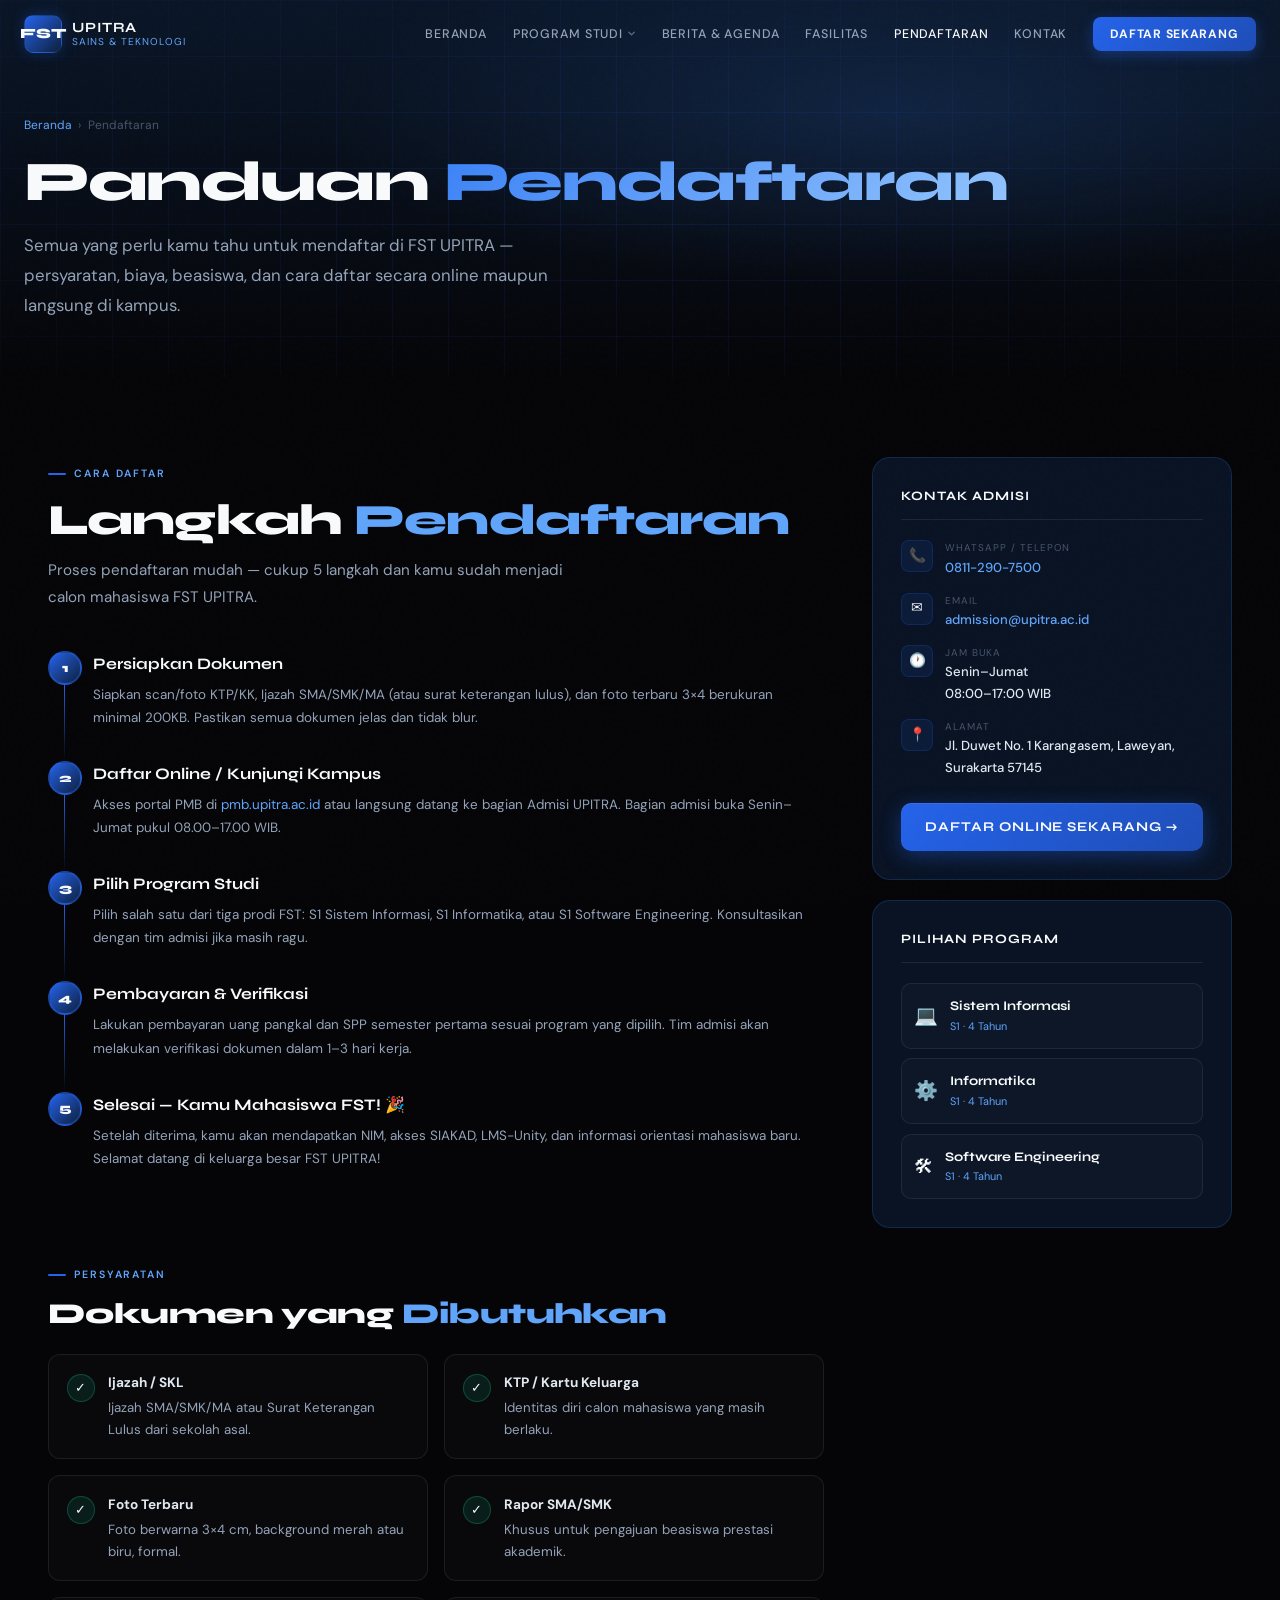
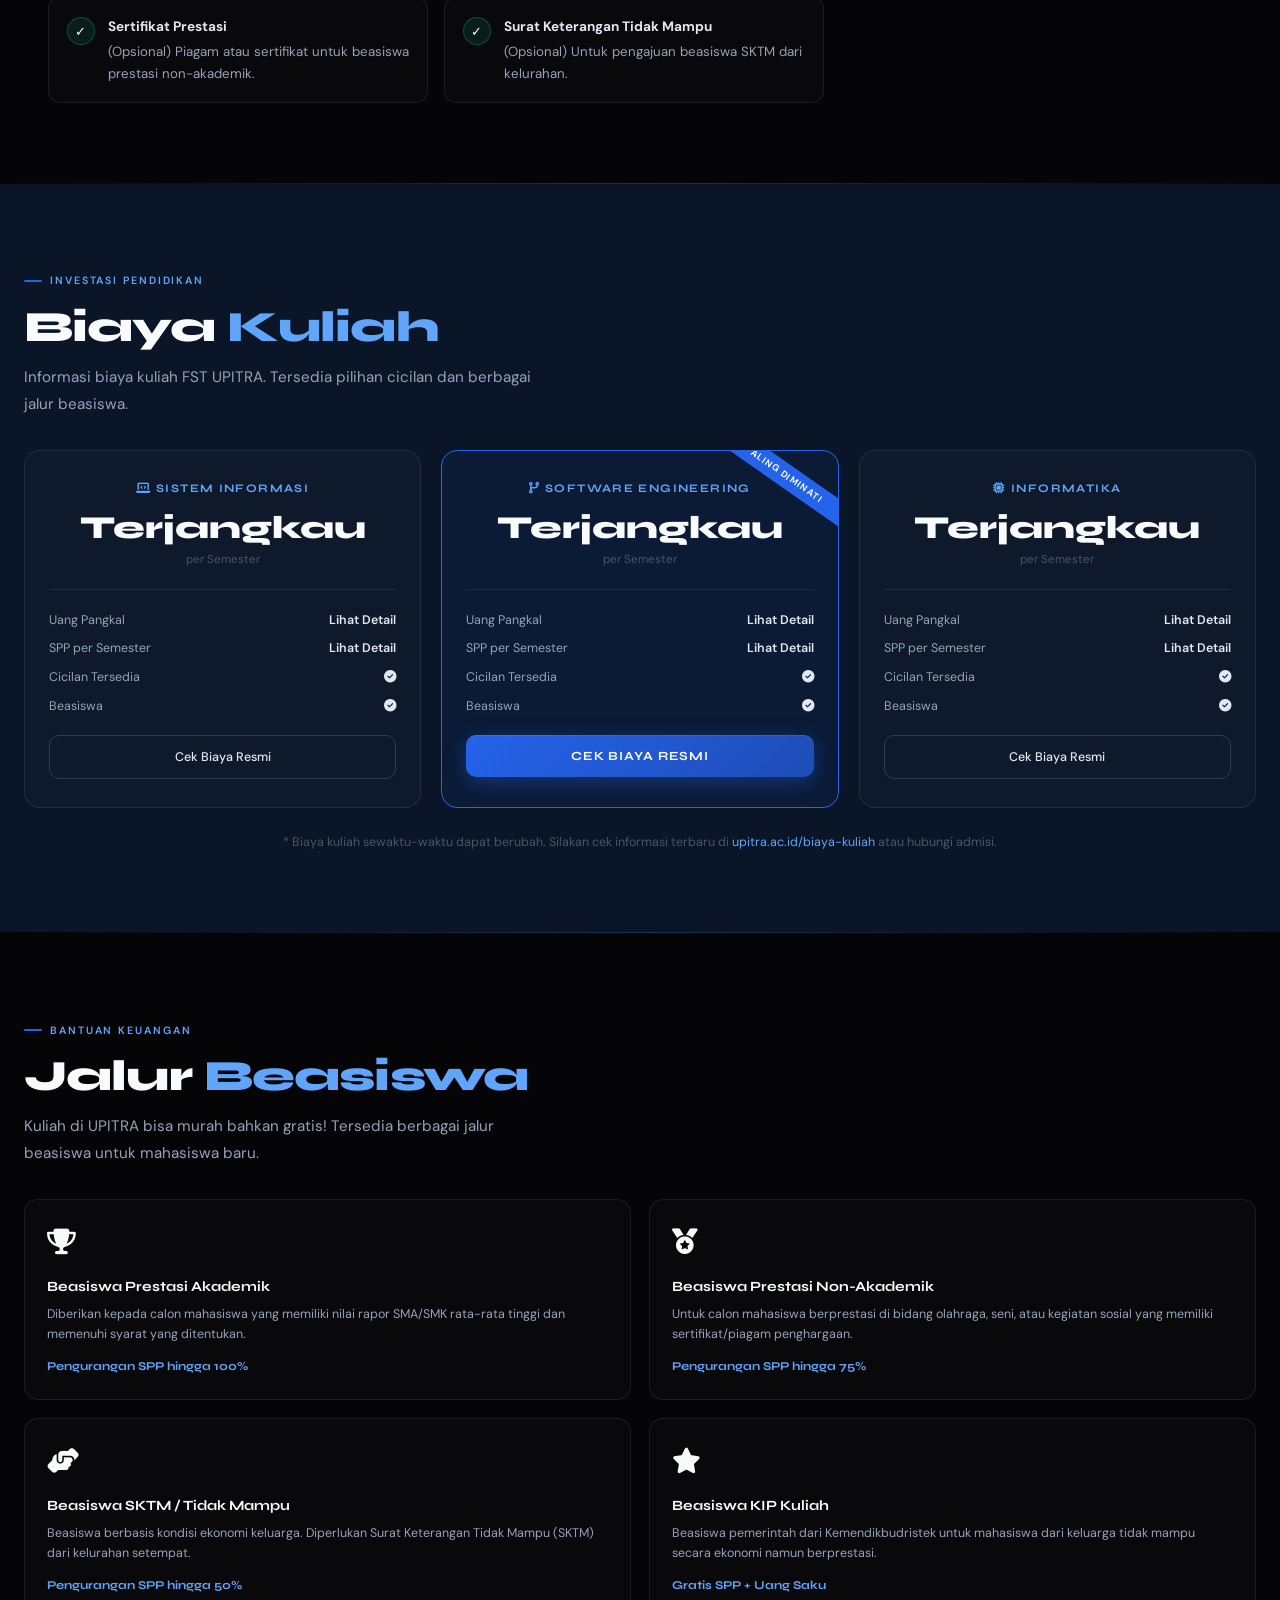
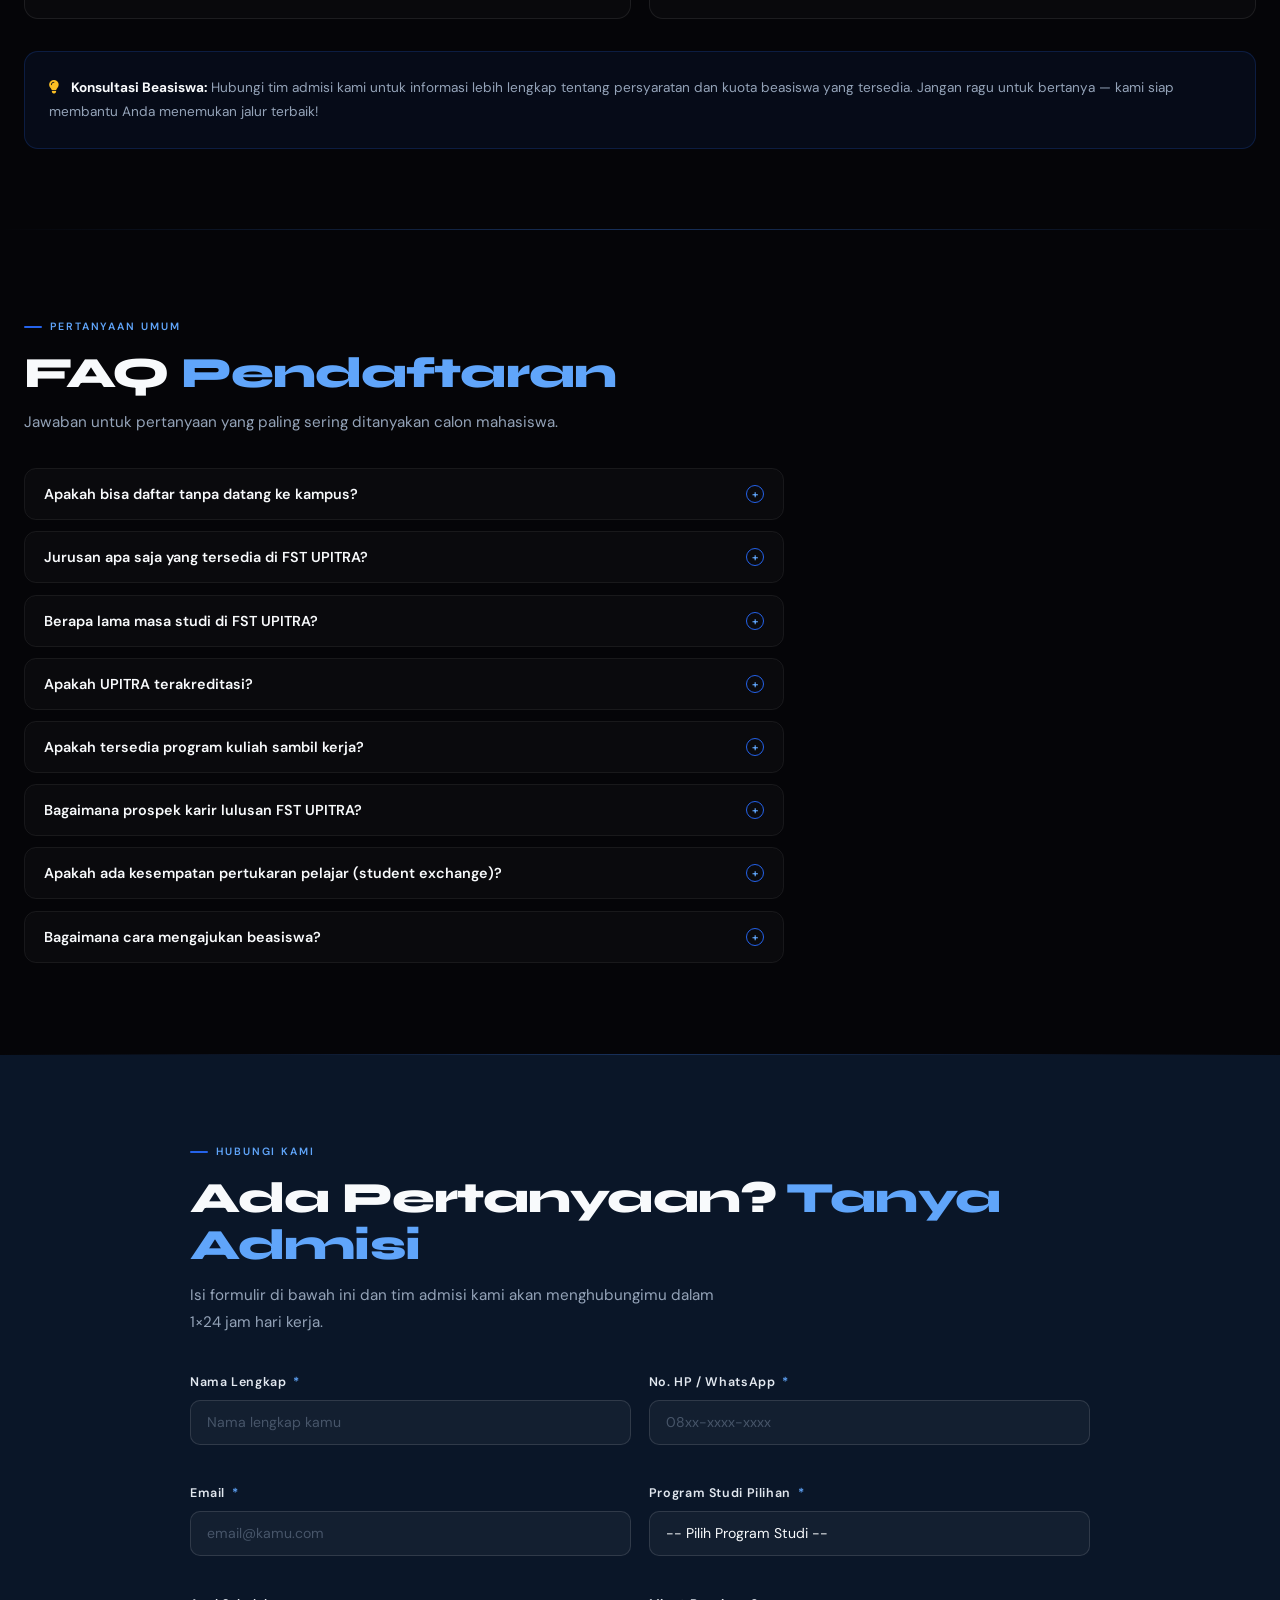
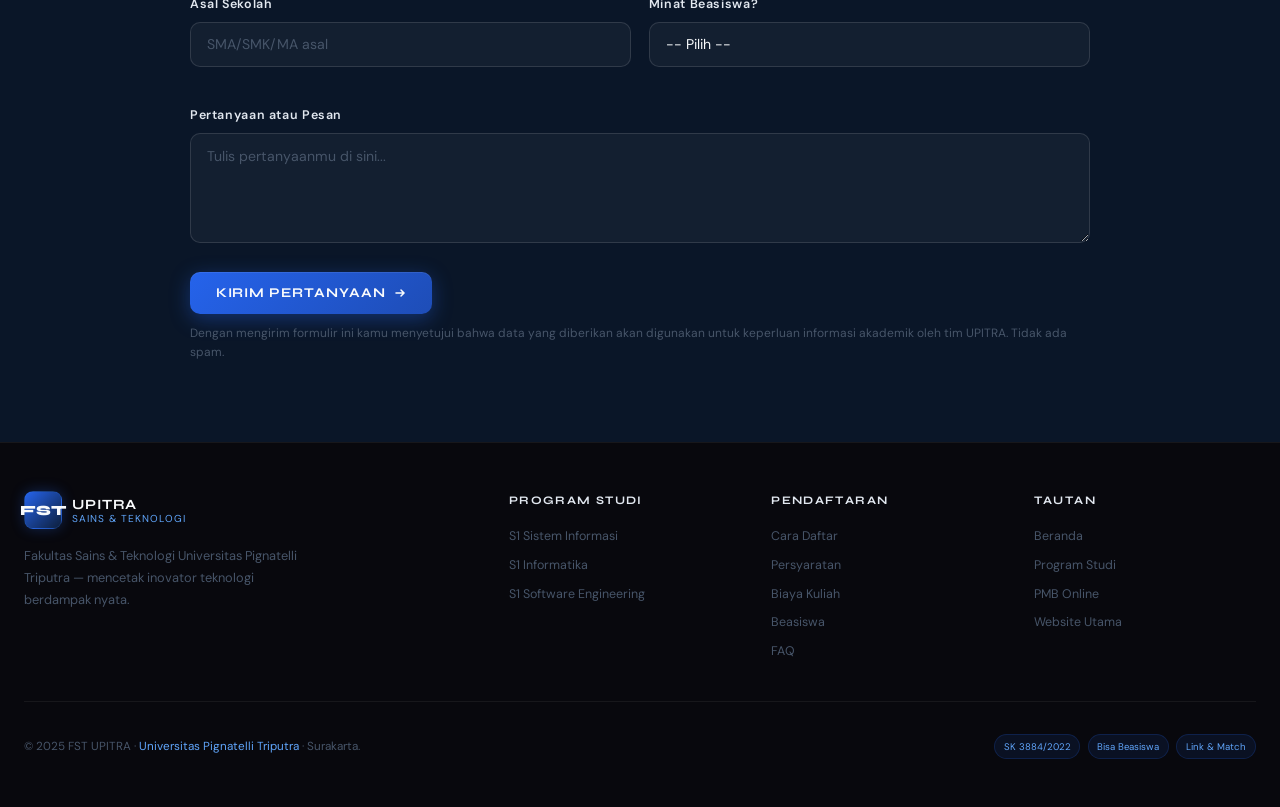
<file: pendaftaran.html>
<!DOCTYPE html>
<html lang="id">
<head>
  <meta charset="UTF-8" />
  <meta name="viewport" content="width=device-width, initial-scale=1.0" />
  <meta name="description" content="Panduan Pendaftaran FST UPITRA — Persyaratan, biaya kuliah, beasiswa, cara daftar, dan FAQ lengkap untuk calon mahasiswa Fakultas Sains dan Teknologi Universitas Pignatelli Triputra." />
  <title>Pendaftaran — FST UPITRA</title>
  <link rel="preconnect" href="https://fonts.googleapis.com" />
  <link rel="preconnect" href="https://fonts.gstatic.com" crossorigin />
  <link href="https://fonts.googleapis.com/css2?family=Syne:wght@400;600;700;800&family=DM+Sans:ital,opsz,wght@0,9..40,300;0,9..40,400;0,9..40,500;1,9..40,300&display=swap" rel="stylesheet" />
  <link rel="stylesheet" href="fst-style.css" />
  <link rel="stylesheet" href="https://cdnjs.cloudflare.com/ajax/libs/font-awesome/6.4.2/css/all.min.css">

  <style>
    /* =============================================
       PENDAFTARAN PAGE — SPECIFIC STYLES
    ============================================= */

    /* Main layout */
    .pmb-layout {
      display: grid;
      grid-template-columns: 1fr 360px;
      gap: 3rem;
      align-items: start;
      max-width: 1280px;
      margin: 0 auto;
      padding: 0 1.5rem;
    }
    .pmb-main {}
    .pmb-sidebar { position: sticky; top: calc(var(--nav-h) + 1.5rem); }

    /* Steps */
    .steps-section { padding: 5rem 1.5rem; background: var(--black); }

    /* Syarat card */
    .syarat-grid { display: grid; grid-template-columns: 1fr 1fr; gap: 1rem; margin-top: 2rem; }
    .syarat-item {
      display: flex; align-items: flex-start; gap: 0.85rem;
      padding: 1.1rem; background: rgba(255,255,255,0.02);
      border: 1px solid rgba(255,255,255,0.08); border-radius: 12px;
      transition: border-color 0.2s;
    }
    .syarat-item:hover { border-color: rgba(37,99,235,0.35); }
    .syarat-check {
      width: 28px; height: 28px; border-radius: 50%;
      background: rgba(16,185,129,0.12); border: 1px solid rgba(16,185,129,0.3);
      display: flex; align-items: center; justify-content: center;
      font-size: 0.8rem; flex-shrink: 0; margin-top: 0.1rem;
    }
    .syarat-text { font-size: 0.83rem; color: var(--white-mute); line-height: 1.65; }
    .syarat-text strong { display: block; color: var(--white-dim); font-size: 0.85rem; margin-bottom: 0.15rem; }

    /* Biaya table */
    .biaya-section { padding: 5rem 1.5rem; background: var(--navy); }
    .biaya-grid { display: grid; grid-template-columns: repeat(3,1fr); gap: 1.25rem; margin-top: 2rem; }
    .biaya-card {
      padding: 1.75rem 1.5rem;
      background: rgba(255,255,255,0.02);
      border: 1px solid rgba(255,255,255,0.08);
      border-radius: 16px;
      text-align: center;
      position: relative;
      overflow: hidden;
      transition: transform 0.3s, border-color 0.3s;
    }
    .biaya-card:hover { transform: translateY(-4px); }
    .biaya-card.featured {
      border-color: var(--blue-accent);
      background: rgba(37,99,235,0.07);
    }
    .biaya-card.featured::before { content:'Paling Diminati'; position:absolute; top:0.75rem; right:-1.5rem; background:var(--blue-accent); color:var(--white); font-size:0.58rem; font-weight:700; letter-spacing:0.1em; text-transform:uppercase; padding:0.25rem 2rem; transform:rotate(35deg); white-space:nowrap; }
    .biaya-prodi { font-family:var(--font-display); font-size:0.72rem; font-weight:700; letter-spacing:0.12em; text-transform:uppercase; color:var(--blue-light); margin-bottom:0.75rem; }
    .biaya-amount { font-family:var(--font-display); font-size:clamp(1.5rem,3vw,2rem); font-weight:800; color:var(--white); margin-bottom:0.3rem; line-height:1.1; }
    .biaya-period { font-size:0.72rem; color:var(--white-ghost); }
    .biaya-divider { height:1px; background:rgba(255,255,255,0.08); margin:1.25rem 0; }
    .biaya-items { text-align:left; display:flex; flex-direction:column; gap:0.5rem; }
    .biaya-row { display:flex; justify-content:space-between; align-items:center; font-size:0.78rem; }
    .biaya-row span:first-child { color:var(--white-mute); }
    .biaya-row span:last-child { color:var(--white-dim); font-weight:600; }

    /* Beasiswa */
    .beasiswa-grid { display:grid; grid-template-columns:1fr 1fr; gap:1.1rem; margin-top:2rem; }
    .beasiswa-card {
      padding:1.4rem;
      background:rgba(255,255,255,0.02);
      border:1px solid rgba(255,255,255,0.08);
      border-radius:14px;
      transition:border-color 0.2s, background 0.2s;
    }
    .beasiswa-card:hover { border-color:rgba(37,99,235,0.4); background:rgba(37,99,235,0.05); }
    .bea-icon { font-size:1.6rem; margin-bottom:0.65rem; display:block; }
    .bea-name { font-family:var(--font-display); font-size:0.88rem; font-weight:700; color:var(--white); margin-bottom:0.35rem; }
    .bea-desc { font-size:0.78rem; color:var(--white-mute); line-height:1.65; margin-bottom:0.75rem; }
    .bea-value { font-family:var(--font-display); font-size:0.75rem; font-weight:700; color:var(--blue-light); }

    /* FAQ */
    .faq-section { padding: 5rem 1.5rem; background: var(--black); }
    .faq-wrap { max-width: 760px; margin-top: 2rem; }

    /* Contact sidebar card */
    .sidebar-card {
      background: var(--card-bg);
      border: 1px solid var(--glass-border);
      border-radius: 18px;
      padding: 1.75rem;
      margin-bottom: 1.25rem;
    }
    .sidebar-card-title { font-family:var(--font-display); font-size:0.8rem; font-weight:700; color:var(--white); letter-spacing:0.08em; text-transform:uppercase; margin-bottom:1.25rem; padding-bottom:0.75rem; border-bottom:1px solid rgba(255,255,255,0.08); }
    .sidebar-info { display:flex; flex-direction:column; gap:0.9rem; }
    .sidebar-row { display:flex; align-items:flex-start; gap:0.75rem; }
    .sidebar-ico { width:32px; height:32px; background:rgba(37,99,235,0.1); border:1px solid rgba(37,99,235,0.2); border-radius:8px; display:flex; align-items:center; justify-content:center; font-size:0.85rem; flex-shrink:0; }
    .sidebar-key { font-size:0.62rem; text-transform:uppercase; letter-spacing:0.1em; color:var(--white-ghost); }
    .sidebar-val { font-size:0.82rem; color:var(--white-dim); font-weight:500; }
    .sidebar-val a { color:var(--blue-light); }

    /* Inquiry form section */
    .form-section { padding: 5rem 1.5rem; background: var(--navy); }
    .form-grid { display:grid; grid-template-columns:1fr 1fr; gap:1.1rem; }
    .form-grid .form-group.full { grid-column: 1 / -1; }
    .form-notice { font-size:0.75rem; color:var(--white-ghost); margin-top:0.6rem; line-height:1.6; }
    .form-success { display:none; padding:1.25rem; background:rgba(16,185,129,0.08); border:1px solid rgba(16,185,129,0.25); border-radius:12px; color:#6ee7b7; font-size:0.88rem; text-align:center; margin-top:1rem; }

    /* =============================================
       RESPONSIVE
    ============================================= */
    @media (max-width: 1024px) {
      .pmb-layout { grid-template-columns: 1fr; }
      .pmb-sidebar { position: static; }
      .biaya-grid { grid-template-columns: 1fr; max-width: 400px; }
    }
    @media (max-width: 768px) {
      .steps-section, .biaya-section, .faq-section, .form-section { padding: 3.5rem 1rem; }
      .syarat-grid { grid-template-columns: 1fr; }
      .beasiswa-grid { grid-template-columns: 1fr; }
      .form-grid { grid-template-columns: 1fr; }
      .form-grid .form-group.full { grid-column: 1; }
      .biaya-grid { max-width: 100%; }
      .pmb-layout { padding: 0 1rem; }
    }
    @media (max-width: 480px) {
      .biaya-card.featured::before { display: none; }
    }
  </style>
</head>

<body>
  <!-- NAVBAR -->
  <header>
    <nav id="navbar" role="navigation" aria-label="Main navigation">
      <div class="nav-inner">
        <a href="index.html" class="nav-logo" aria-label="FST UPITRA Beranda">
          <div class="nav-logo-badge" aria-hidden="true">FST</div>
          <div class="nav-logo-text"><strong>UPITRA</strong><span>Sains &amp; Teknologi</span></div>
        </a>
        <ul class="nav-links" role="list">
          <li><a href="index.html">Beranda</a></li>
          <li>
            <a href="prodi.html">Program Studi
              <svg class="chevron" viewBox="0 0 10 10" fill="none"><path d="M2 3.5 5 6.5 8 3.5" stroke="currentColor" stroke-width="1.5" stroke-linecap="round"/></svg>
            </a>
            <ul class="dropdown"><li><a href="prodi.html#si">S1 Sistem Informasi</a></li><li><a href="prodi.html#inf">S1 Informatika</a></li><li><a href="prodi.html#rpl">S1 Software Engineering</a></li></ul>
          </li>
          <li><a href="index.html#news">Berita &amp; Agenda</a></li>
          <li><a href="index.html#fasilitas">Fasilitas</a></li>
          <li><a href="pendaftaran.html" class="active">Pendaftaran</a></li>
          <li><a href="index.html#kontak">Kontak</a></li>
          <li><a href="https://pmb.upitra.ac.id/" class="nav-cta" target="_blank" rel="noopener">Daftar Sekarang</a></li>
        </ul>
        <button class="nav-hamburger" id="hamburger" aria-label="Toggle menu" aria-expanded="false">
          <span></span><span></span><span></span>
        </button>
      </div>
    </nav>
    <div class="mobile-menu" id="mobile-menu">
      <p class="mob-section-title">Halaman</p>
      <a href="index.html">Beranda</a>
      <a href="prodi.html">Program Studi</a>
      <a href="index.html#news">Berita &amp; Agenda</a>
      <a href="index.html#fasilitas">Fasilitas</a>
      <a href="index.html#kontak">Kontak</a>
      <p class="mob-section-title">Pendaftaran</p>
      <a href="#langkah" onclick="closeMobile()">Langkah Daftar</a>
      <a href="#syarat" onclick="closeMobile()">Persyaratan</a>
      <a href="#biaya" onclick="closeMobile()">Biaya Kuliah</a>
      <a href="#beasiswa" onclick="closeMobile()">Beasiswa</a>
      <a href="#faq" onclick="closeMobile()">FAQ</a>
      <a href="https://pmb.upitra.ac.id/" target="_blank" rel="noopener" class="mob-cta">Daftar Online →</a>
    </div>
  </header>

  <!-- PAGE HERO -->
  <div class="page-hero">
    <div class="page-hero-grid" aria-hidden="true"></div>
    <div class="page-hero-content">
      <nav class="breadcrumb" aria-label="Breadcrumb">
        <a href="index.html">Beranda</a><span aria-hidden="true">›</span>
        <span aria-current="page">Pendaftaran</span>
      </nav>
      <h1>Panduan <em>Pendaftaran</em></h1>
      <p>Semua yang perlu kamu tahu untuk mendaftar di FST UPITRA — persyaratan, biaya, beasiswa, dan cara daftar secara online maupun langsung di kampus.</p>
    </div>
  </div>

  <main>
    <!-- LANGKAH PENDAFTARAN -->
    <section id="langkah" class="steps-section">
      <div class="pmb-layout">
        <div class="pmb-main">
          <span class="section-label">Cara Daftar</span>
          <h2 class="section-h2">Langkah <em>Pendaftaran</em></h2>
          <p class="section-desc">Proses pendaftaran mudah — cukup 5 langkah dan kamu sudah menjadi calon mahasiswa FST UPITRA.</p>

          <div style="margin-top:2.5rem;">
            <div class="step-line reveal">
              <div class="step-num" aria-hidden="true">1</div>
              <div class="step-title">Persiapkan Dokumen</div>
              <p class="step-desc">Siapkan scan/foto KTP/KK, Ijazah SMA/SMK/MA (atau surat keterangan lulus), dan foto terbaru 3×4 berukuran minimal 200KB. Pastikan semua dokumen jelas dan tidak blur.</p>
            </div>
            <div class="step-line reveal" style="transition-delay:0.1s;">
              <div class="step-num" aria-hidden="true">2</div>
              <div class="step-title">Daftar Online / Kunjungi Kampus</div>
              <p class="step-desc">Akses portal PMB di <a href="https://pmb.upitra.ac.id/" target="_blank" rel="noopener" style="color:var(--blue-light);">pmb.upitra.ac.id</a> atau langsung datang ke bagian Admisi UPITRA. Bagian admisi buka Senin–Jumat pukul 08.00–17.00 WIB.</p>
            </div>
            <div class="step-line reveal" style="transition-delay:0.2s;">
              <div class="step-num" aria-hidden="true">3</div>
              <div class="step-title">Pilih Program Studi</div>
              <p class="step-desc">Pilih salah satu dari tiga prodi FST: S1 Sistem Informasi, S1 Informatika, atau S1 Software Engineering. Konsultasikan dengan tim admisi jika masih ragu.</p>
            </div>
            <div class="step-line reveal" style="transition-delay:0.3s;">
              <div class="step-num" aria-hidden="true">4</div>
              <div class="step-title">Pembayaran &amp; Verifikasi</div>
              <p class="step-desc">Lakukan pembayaran uang pangkal dan SPP semester pertama sesuai program yang dipilih. Tim admisi akan melakukan verifikasi dokumen dalam 1–3 hari kerja.</p>
            </div>
            <div class="step-line reveal" style="transition-delay:0.4s;">
              <div class="step-num" aria-hidden="true">5</div>
              <div class="step-title">Selesai — Kamu Mahasiswa FST! 🎉</div>
              <p class="step-desc">Setelah diterima, kamu akan mendapatkan NIM, akses SIAKAD, LMS-Unity, dan informasi orientasi mahasiswa baru. Selamat datang di keluarga besar FST UPITRA!</p>
            </div>
          </div>

          <!-- Syarat -->
          <div id="syarat" style="margin-top:3.5rem;">
            <span class="section-label">Persyaratan</span>
            <h3 class="section-h2" style="font-size:clamp(1.3rem,2.5vw,1.8rem);">Dokumen yang <em>Dibutuhkan</em></h3>
            <div class="syarat-grid" style="margin-top:1.5rem;">
              <div class="syarat-item reveal">
                <div class="syarat-check">✓</div>
                <div class="syarat-text"><strong>Ijazah / SKL</strong>Ijazah SMA/SMK/MA atau Surat Keterangan Lulus dari sekolah asal.</div>
              </div>
              <div class="syarat-item reveal" style="transition-delay:0.08s;">
                <div class="syarat-check">✓</div>
                <div class="syarat-text"><strong>KTP / Kartu Keluarga</strong>Identitas diri calon mahasiswa yang masih berlaku.</div>
              </div>
              <div class="syarat-item reveal" style="transition-delay:0.16s;">
                <div class="syarat-check">✓</div>
                <div class="syarat-text"><strong>Foto Terbaru</strong>Foto berwarna 3×4 cm, background merah atau biru, formal.</div>
              </div>
              <div class="syarat-item reveal" style="transition-delay:0.24s;">
                <div class="syarat-check">✓</div>
                <div class="syarat-text"><strong>Rapor SMA/SMK</strong>Khusus untuk pengajuan beasiswa prestasi akademik.</div>
              </div>
              <div class="syarat-item reveal" style="transition-delay:0.32s;">
                <div class="syarat-check">✓</div>
                <div class="syarat-text"><strong>Sertifikat Prestasi</strong>(Opsional) Piagam atau sertifikat untuk beasiswa prestasi non-akademik.</div>
              </div>
              <div class="syarat-item reveal" style="transition-delay:0.40s;">
                <div class="syarat-check">✓</div>
                <div class="syarat-text"><strong>Surat Keterangan Tidak Mampu</strong>(Opsional) Untuk pengajuan beasiswa SKTM dari kelurahan.</div>
              </div>
            </div>
          </div>
        </div>

        <!-- SIDEBAR -->
        <aside class="pmb-sidebar">
          <div class="sidebar-card reveal">
            <div class="sidebar-card-title">Kontak Admisi</div>
            <div class="sidebar-info">
              <div class="sidebar-row"><div class="sidebar-ico">📞</div><div><div class="sidebar-key">WhatsApp / Telepon</div><div class="sidebar-val"><a href="tel:08112907500">0811-290-7500</a></div></div></div>
              <div class="sidebar-row"><div class="sidebar-ico">✉</div><div><div class="sidebar-key">Email</div><div class="sidebar-val"><a href="mailto:admission@upitra.ac.id">admission@upitra.ac.id</a></div></div></div>
              <div class="sidebar-row"><div class="sidebar-ico">🕐</div><div><div class="sidebar-key">Jam Buka</div><div class="sidebar-val">Senin–Jumat<br />08:00–17:00 WIB</div></div></div>
              <div class="sidebar-row"><div class="sidebar-ico">📍</div><div><div class="sidebar-key">Alamat</div><div class="sidebar-val">Jl. Duwet No. 1 Karangasem, Laweyan, Surakarta 57145</div></div></div>
            </div>
            <div style="margin-top:1.5rem;">
              <a href="https://pmb.upitra.ac.id/" class="btn-primary" target="_blank" rel="noopener" style="width:100%;justify-content:center;">
                Daftar Online Sekarang →
              </a>
            </div>
          </div>

          <div class="sidebar-card reveal" style="transition-delay:0.1s;">
            <div class="sidebar-card-title">Pilihan Program</div>
            <div style="display:flex;flex-direction:column;gap:0.6rem;">
              <a href="prodi.html#si" style="display:flex;align-items:center;gap:0.75rem;padding:0.75rem;background:rgba(255,255,255,0.02);border:1px solid rgba(255,255,255,0.07);border-radius:10px;transition:border-color 0.2s;" onmouseover="this.style.borderColor='rgba(37,99,235,0.4)'" onmouseout="this.style.borderColor='rgba(255,255,255,0.07)'">
                <span style="font-size:1.2rem;">💻</span>
                <div><div style="font-family:var(--font-display);font-size:0.82rem;font-weight:700;color:var(--white);">Sistem Informasi</div><div style="font-size:0.68rem;color:var(--blue-light);">S1 · 4 Tahun</div></div>
              </a>
              <a href="prodi.html#inf" style="display:flex;align-items:center;gap:0.75rem;padding:0.75rem;background:rgba(255,255,255,0.02);border:1px solid rgba(255,255,255,0.07);border-radius:10px;transition:border-color 0.2s;" onmouseover="this.style.borderColor='rgba(37,99,235,0.4)'" onmouseout="this.style.borderColor='rgba(255,255,255,0.07)'">
                <span style="font-size:1.2rem;">⚙️</span>
                <div><div style="font-family:var(--font-display);font-size:0.82rem;font-weight:700;color:var(--white);">Informatika</div><div style="font-size:0.68rem;color:var(--blue-light);">S1 · 4 Tahun</div></div>
              </a>
              <a href="prodi.html#rpl" style="display:flex;align-items:center;gap:0.75rem;padding:0.75rem;background:rgba(255,255,255,0.02);border:1px solid rgba(255,255,255,0.07);border-radius:10px;transition:border-color 0.2s;" onmouseover="this.style.borderColor='rgba(37,99,235,0.4)'" onmouseout="this.style.borderColor='rgba(255,255,255,0.07)'">
                <span style="font-size:1.2rem;">🛠</span>
                <div><div style="font-family:var(--font-display);font-size:0.82rem;font-weight:700;color:var(--white);">Software Engineering</div><div style="font-size:0.68rem;color:var(--blue-light);">S1 · 4 Tahun</div></div>
              </a>
            </div>
          </div>
        </aside>
      </div>
    </section>

    <div class="divider"></div>

    <!-- BIAYA KULIAH -->
    <section id="biaya" class="biaya-section">
      <div class="container">
        <div class="reveal">
          <span class="section-label">Investasi Pendidikan</span>
          <h2 class="section-h2">Biaya <em>Kuliah</em></h2>
          <p class="section-desc">Informasi biaya kuliah FST UPITRA. Tersedia pilihan cicilan dan berbagai jalur beasiswa.</p>
        </div>
        <div class="biaya-grid">
  <div class="biaya-card reveal" style="transition-delay:0.08s;">
    <div class="biaya-prodi"><i class="fa-solid fa-laptop-code"></i> Sistem Informasi</div>
    <div class="biaya-amount">Terjangkau</div>
    <div class="biaya-period">per Semester</div>
    <div class="biaya-divider"></div>
    <div class="biaya-items">
      <div class="biaya-row"><span>Uang Pangkal</span><span>Lihat Detail</span></div>
      <div class="biaya-row"><span>SPP per Semester</span><span>Lihat Detail</span></div>
      <div class="biaya-row"><span>Cicilan Tersedia</span><span><i class="fa-solid fa-circle-check"></i></span></div>
      <div class="biaya-row"><span>Beasiswa</span><span><i class="fa-solid fa-circle-check"></i></span></div>
    </div>
    <div style="margin-top:1.2rem;"><a href="https://www.upitra.ac.id/biaya-kuliah" class="btn-ghost" target="_blank" rel="noopener" style="width:100%;justify-content:center;font-size:0.78rem;padding:0.65rem 1rem;">Cek Biaya Resmi</a></div>
  </div>

  <div class="biaya-card featured reveal" style="transition-delay:0.16s;">
    <div class="biaya-prodi"><i class="fa-solid fa-code-branch"></i> Software Engineering</div>
    <div class="biaya-amount">Terjangkau</div>
    <div class="biaya-period">per Semester</div>
    <div class="biaya-divider"></div>
    <div class="biaya-items">
      <div class="biaya-row"><span>Uang Pangkal</span><span>Lihat Detail</span></div>
      <div class="biaya-row"><span>SPP per Semester</span><span>Lihat Detail</span></div>
      <div class="biaya-row"><span>Cicilan Tersedia</span><span><i class="fa-solid fa-circle-check"></i></span></div>
      <div class="biaya-row"><span>Beasiswa</span><span><i class="fa-solid fa-circle-check"></i></span></div>
    </div>
    <div style="margin-top:1.2rem;"><a href="https://www.upitra.ac.id/biaya-kuliah" class="btn-primary" target="_blank" rel="noopener" style="width:100%;justify-content:center;font-size:0.78rem;padding:0.65rem 1rem;">Cek Biaya Resmi</a></div>
  </div>

  <div class="biaya-card reveal" style="transition-delay:0.24s;">
    <div class="biaya-prodi"><i class="fa-solid fa-microchip"></i> Informatika</div>
    <div class="biaya-amount">Terjangkau</div>
    <div class="biaya-period">per Semester</div>
    <div class="biaya-divider"></div>
    <div class="biaya-items">
      <div class="biaya-row"><span>Uang Pangkal</span><span>Lihat Detail</span></div>
      <div class="biaya-row"><span>SPP per Semester</span><span>Lihat Detail</span></div>
      <div class="biaya-row"><span>Cicilan Tersedia</span><span><i class="fa-solid fa-circle-check"></i></span></div>
      <div class="biaya-row"><span>Beasiswa</span><span><i class="fa-solid fa-circle-check"></i></span></div>
    </div>
    <div style="margin-top:1.2rem;"><a href="https://www.upitra.ac.id/biaya-kuliah" class="btn-ghost" target="_blank" rel="noopener" style="width:100%;justify-content:center;font-size:0.78rem;padding:0.65rem 1rem;">Cek Biaya Resmi</a></div>
  </div>
</div>
        <p style="font-size:0.78rem;color:var(--white-ghost);margin-top:1.5rem;text-align:center;">* Biaya kuliah sewaktu-waktu dapat berubah. Silakan cek informasi terbaru di <a href="https://www.upitra.ac.id/biaya-kuliah" target="_blank" rel="noopener" style="color:var(--blue-light);">upitra.ac.id/biaya-kuliah</a> atau hubungi admisi.</p>
      </div>
    </section>

    <div class="divider"></div>

    <!-- BEASISWA -->
   <section id="beasiswa" style="padding:5rem 1.5rem;background:var(--black);">
  <div class="container">
    <div class="reveal">
      <span class="section-label">Bantuan Keuangan</span>
      <h2 class="section-h2">Jalur <em>Beasiswa</em></h2>
      <p class="section-desc">Kuliah di UPITRA bisa murah bahkan gratis! Tersedia berbagai jalur beasiswa untuk mahasiswa baru.</p>
    </div>
    
    <div class="beasiswa-grid">
      <div class="beasiswa-card reveal" style="transition-delay:0.08s;">
        <span class="bea-icon"><i class="fa-solid fa-trophy"></i></span>
        <div class="bea-name">Beasiswa Prestasi Akademik</div>
        <p class="bea-desc">Diberikan kepada calon mahasiswa yang memiliki nilai rapor SMA/SMK rata-rata tinggi dan memenuhi syarat yang ditentukan.</p>
        <div class="bea-value">Pengurangan SPP hingga 100%</div>
      </div>

      <div class="beasiswa-card reveal" style="transition-delay:0.16s;">
        <span class="bea-icon"><i class="fa-solid fa-medal"></i></span>
        <div class="bea-name">Beasiswa Prestasi Non-Akademik</div>
        <p class="bea-desc">Untuk calon mahasiswa berprestasi di bidang olahraga, seni, atau kegiatan sosial yang memiliki sertifikat/piagam penghargaan.</p>
        <div class="bea-value">Pengurangan SPP hingga 75%</div>
      </div>

      <div class="beasiswa-card reveal" style="transition-delay:0.24s;">
        <span class="bea-icon"><i class="fa-solid fa-handshake-angle"></i></span>
        <div class="bea-name">Beasiswa SKTM / Tidak Mampu</div>
        <p class="bea-desc">Beasiswa berbasis kondisi ekonomi keluarga. Diperlukan Surat Keterangan Tidak Mampu (SKTM) dari kelurahan setempat.</p>
        <div class="bea-value">Pengurangan SPP hingga 50%</div>
      </div>

      <div class="beasiswa-card reveal" style="transition-delay:0.32s;">
        <span class="bea-icon"><i class="fa-solid fa-star-dua-tone"></i><i class="fa-solid fa-star"></i></span>
        <div class="bea-name">Beasiswa KIP Kuliah</div>
        <p class="bea-desc">Beasiswa pemerintah dari Kemendikbudristek untuk mahasiswa dari keluarga tidak mampu secara ekonomi namun berprestasi.</p>
        <div class="bea-value">Gratis SPP + Uang Saku</div>
      </div>
    </div>

    <div style="margin-top:2rem;padding:1.5rem;background:rgba(37,99,235,0.07);border:1px solid rgba(37,99,235,0.2);border-radius:14px;" class="reveal">
      <p style="font-size:0.85rem;color:var(--white-mute);line-height:1.75;">
        <i class="fa-solid fa-lightbulb" style="color:#fbbf24; margin-right: 8px;"></i> 
        <strong style="color:var(--white);">Konsultasi Beasiswa:</strong> Hubungi tim admisi kami untuk informasi lebih lengkap tentang persyaratan dan kuota beasiswa yang tersedia. Jangan ragu untuk bertanya — kami siap membantu Anda menemukan jalur terbaik!
      </p>
    </div>
  </div>
</section>

    <div class="divider"></div>

    <!-- FAQ -->
    <section id="faq" class="faq-section">
      <div class="container">
        <div class="reveal">
          <span class="section-label">Pertanyaan Umum</span>
          <h2 class="section-h2">FAQ <em>Pendaftaran</em></h2>
          <p class="section-desc">Jawaban untuk pertanyaan yang paling sering ditanyakan calon mahasiswa.</p>
        </div>
        <div class="faq-wrap" id="faq-list">
          <div class="accordion-item reveal">
            <button class="accordion-header" aria-expanded="false">Apakah bisa daftar tanpa datang ke kampus?<span class="accordion-icon">+</span></button>
            <div class="accordion-body"><div class="accordion-body-inner">Ya! Pendaftaran bisa dilakukan sepenuhnya secara online melalui portal PMB di pmb.upitra.ac.id. Upload dokumen secara digital dan proses administrasi dapat diselesaikan dari rumah. Namun kamu juga bisa datang langsung ke kampus jika membutuhkan bantuan atau konsultasi tatap muka.</div></div>
          </div>
          <div class="accordion-item reveal" style="transition-delay:0.06s;">
            <button class="accordion-header" aria-expanded="false">Jurusan apa saja yang tersedia di FST UPITRA?<span class="accordion-icon">+</span></button>
            <div class="accordion-body"><div class="accordion-body-inner">FST UPITRA memiliki tiga program studi sarjana (S1): S1 Sistem Informasi, S1 Informatika, dan S1 Rekayasa Perangkat Lunak (Software Engineering). Ketiganya memiliki fokus berbeda — lihat halaman Program Studi untuk perbandingan lengkap.</div></div>
          </div>
          <div class="accordion-item reveal" style="transition-delay:0.12s;">
            <button class="accordion-header" aria-expanded="false">Berapa lama masa studi di FST UPITRA?<span class="accordion-icon">+</span></button>
            <div class="accordion-body"><div class="accordion-body-inner">Masa studi normal adalah 4 tahun (8 semester). Namun mahasiswa yang memenuhi syarat dapat menyelesaikan lebih cepat. Setiap semester meliputi perkuliahan, praktikum, dan kegiatan akademik lainnya.</div></div>
          </div>
          <div class="accordion-item reveal" style="transition-delay:0.18s;">
            <button class="accordion-header" aria-expanded="false">Apakah UPITRA terakreditasi?<span class="accordion-icon">+</span></button>
            <div class="accordion-body"><div class="accordion-body-inner">Universitas Pignatelli Triputra telah resmi berdiri berdasarkan SK Kemendikbudristek No. 3884/E1/HK.03.00/2022. Program studi sedang dalam proses akreditasi oleh BAN-PT. Prodi D3 Bahasa Inggris UPITRA telah menjalani Asesmen Lapangan BAN-PT pada Februari 2026 sebagai contoh komitmen mutu UPITRA.</div></div>
          </div>
          <div class="accordion-item reveal" style="transition-delay:0.24s;">
            <button class="accordion-header" aria-expanded="false">Apakah tersedia program kuliah sambil kerja?<span class="accordion-icon">+</span></button>
            <div class="accordion-body"><div class="accordion-body-inner">Ya! Sebagai kampus yang berorientasi industri dan berbasis link &amp; match dengan Triputra Group, UPITRA memiliki kebijakan yang memungkinkan mahasiswa mengatur jadwal kuliah sembari bekerja. Konsultasikan kebutuhan jadvalmu dengan bagian admisi.</div></div>
          </div>
          <div class="accordion-item reveal" style="transition-delay:0.30s;">
            <button class="accordion-header" aria-expanded="false">Bagaimana prospek karir lulusan FST UPITRA?<span class="accordion-icon">+</span></button>
            <div class="accordion-body"><div class="accordion-body-inner">Lulusan FST UPITRA memiliki 10+ prospek karir yang beragam: Project Manager, Web Programmer, System Analyst, Software Tester, IT Trainer, Game Developer, Multimedia Developer, IT Consultant, perbankan digital, Technopreneur, Akademisi, dan Researcher. Didukung jaringan Triputra Group dan Persada Capital Investama sebagai mitra industri utama.</div></div>
          </div>
          <div class="accordion-item reveal" style="transition-delay:0.36s;">
            <button class="accordion-header" aria-expanded="false">Apakah ada kesempatan pertukaran pelajar (student exchange)?<span class="accordion-icon">+</span></button>
            <div class="accordion-body"><div class="accordion-body-inner">Ya! UPITRA aktif menjalin kerjasama internasional. Pada Maret 2026, UPITRA menandatangani MoU dengan Ateneo de Zamboanga University (AdZU) Filipina, membuka peluang student exchange. UPITRA juga telah menjalin kerjasama riset dengan Waseda University Jepang dan sebelumnya dengan LPU Manila.</div></div>
          </div>
          <div class="accordion-item reveal" style="transition-delay:0.42s;">
            <button class="accordion-header" aria-expanded="false">Bagaimana cara mengajukan beasiswa?<span class="accordion-icon">+</span></button>
            <div class="accordion-body"><div class="accordion-body-inner">Pengajuan beasiswa dilakukan bersamaan dengan proses pendaftaran. Siapkan dokumen pendukung (rapor, sertifikat, SKTM) dan informasikan kepada petugas admisi saat mendaftar. Tim admisi akan memandu kamu untuk menentukan jalur beasiswa yang paling sesuai.</div></div>
          </div>
        </div>
      </div>
    </section>

    <div class="divider"></div>

    <!-- FORM TANYA ADMISI -->
    <section class="form-section">
      <div class="container" style="max-width:900px;">
        <div class="reveal">
          <span class="section-label">Hubungi Kami</span>
          <h2 class="section-h2">Ada Pertanyaan? <em>Tanya Admisi</em></h2>
          <p class="section-desc">Isi formulir di bawah ini dan tim admisi kami akan menghubungimu dalam 1×24 jam hari kerja.</p>
        </div>

        <form id="inquiry-form" style="margin-top:2.25rem;" novalidate>
          <div class="form-grid">
            <div class="form-group reveal" style="transition-delay:0.06s;">
              <label class="form-label" for="nama">Nama Lengkap <span class="req">*</span></label>
              <input class="form-input" type="text" id="nama" name="nama" placeholder="Nama lengkap kamu" required autocomplete="name" />
            </div>
            <div class="form-group reveal" style="transition-delay:0.12s;">
              <label class="form-label" for="hp">No. HP / WhatsApp <span class="req">*</span></label>
              <input class="form-input" type="tel" id="hp" name="hp" placeholder="08xx-xxxx-xxxx" required autocomplete="tel" />
            </div>
            <div class="form-group reveal" style="transition-delay:0.18s;">
              <label class="form-label" for="email">Email <span class="req">*</span></label>
              <input class="form-input" type="email" id="email" name="email" placeholder="email@kamu.com" required autocomplete="email" />
            </div>
            <div class="form-group reveal" style="transition-delay:0.24s;">
              <label class="form-label" for="prodi">Program Studi Pilihan <span class="req">*</span></label>
              <select class="form-select" id="prodi" name="prodi" required>
                <option value="" disabled selected>-- Pilih Program Studi --</option>
                <option value="si">S1 Sistem Informasi</option>
                <option value="inf">S1 Informatika</option>
                <option value="rpl">S1 Software Engineering</option>
                <option value="belum">Belum Memutuskan</option>
              </select>
            </div>
            <div class="form-group reveal" style="transition-delay:0.30s;">
              <label class="form-label" for="asal">Asal Sekolah</label>
              <input class="form-input" type="text" id="asal" name="asal" placeholder="SMA/SMK/MA asal" autocomplete="organization" />
            </div>
            <div class="form-group reveal" style="transition-delay:0.36s;">
              <label class="form-label" for="beasiswa">Minat Beasiswa?</label>
              <select class="form-select" id="beasiswa" name="beasiswa">
                <option value="" disabled selected>-- Pilih --</option>
                <option value="ya">Ya, saya tertarik beasiswa</option>
                <option value="tidak">Tidak / Bayar mandiri</option>
                <option value="kip">KIP Kuliah</option>
              </select>
            </div>
            <div class="form-group full reveal" style="transition-delay:0.42s;">
              <label class="form-label" for="pesan">Pertanyaan atau Pesan</label>
              <textarea class="form-textarea" id="pesan" name="pesan" placeholder="Tulis pertanyaanmu di sini..."></textarea>
            </div>
          </div>
          <div class="reveal" style="transition-delay:0.48s;">
            <button type="submit" class="btn-primary">
              Kirim Pertanyaan
              <svg width="14" height="14" viewBox="0 0 14 14" fill="none"><path d="M3 7h8M8 4l3 3-3 3" stroke="currentColor" stroke-width="1.5" stroke-linecap="round"/></svg>
            </button>
            <p class="form-notice">Dengan mengirim formulir ini kamu menyetujui bahwa data yang diberikan akan digunakan untuk keperluan informasi akademik oleh tim UPITRA. Tidak ada spam.</p>
          </div>
          <div class="form-success" id="form-success" role="status">✅ Pesan terkirim! Tim admisi kami akan menghubungimu dalam 1×24 jam hari kerja. Terima kasih!</div>
        </form>
      </div>
    </section>
  </main>

  <!-- FOOTER -->
  <footer>
    <div class="footer-inner">
      <div class="footer-brand">
        <div class="nav-logo"><div class="nav-logo-badge">FST</div><div class="nav-logo-text"><strong>UPITRA</strong><span>Sains &amp; Teknologi</span></div></div>
        <p>Fakultas Sains &amp; Teknologi Universitas Pignatelli Triputra — mencetak inovator teknologi berdampak nyata.</p>
      </div>
      <div><div class="footer-col-title">Program Studi</div><nav class="footer-links"><a href="prodi.html#si">S1 Sistem Informasi</a><a href="prodi.html#inf">S1 Informatika</a><a href="prodi.html#rpl">S1 Software Engineering</a></nav></div>
      <div><div class="footer-col-title">Pendaftaran</div><nav class="footer-links"><a href="#langkah">Cara Daftar</a><a href="#syarat">Persyaratan</a><a href="#biaya">Biaya Kuliah</a><a href="#beasiswa">Beasiswa</a><a href="#faq">FAQ</a></nav></div>
      <div><div class="footer-col-title">Tautan</div><nav class="footer-links"><a href="index.html">Beranda</a><a href="prodi.html">Program Studi</a><a href="https://pmb.upitra.ac.id/" target="_blank" rel="noopener">PMB Online</a><a href="https://www.upitra.ac.id/" target="_blank" rel="noopener">Website Utama</a></nav></div>
    </div>
    <div class="footer-bottom">
      <p class="footer-copy">&copy; 2025 FST UPITRA · <a href="https://www.upitra.ac.id/" target="_blank">Universitas Pignatelli Triputra</a> · Surakarta.</p>
      <div class="footer-badges"><span class="footer-badge">SK 3884/2022</span><span class="footer-badge">Bisa Beasiswa</span><span class="footer-badge">Link &amp; Match</span></div>
    </div>
  </footer>

  <script>
    // Navbar
    const navbar = document.getElementById('navbar');
    window.addEventListener('scroll', () => { navbar.classList.toggle('scrolled', window.scrollY > 40); }, { passive: true });

    // Mobile menu
    const hamburger = document.getElementById('hamburger');
    const mobileMenu = document.getElementById('mobile-menu');
    hamburger.addEventListener('click', () => {
      const open = mobileMenu.classList.toggle('open');
      hamburger.classList.toggle('active', open);
      hamburger.setAttribute('aria-expanded', open);
      document.body.style.overflow = open ? 'hidden' : '';
    });
    function closeMobile() { mobileMenu.classList.remove('open'); hamburger.classList.remove('active'); hamburger.setAttribute('aria-expanded','false'); document.body.style.overflow = ''; }
    document.addEventListener('click', e => { if (!hamburger.contains(e.target) && !mobileMenu.contains(e.target)) closeMobile(); });

    // Scroll reveal
    const ro = new IntersectionObserver(entries => { entries.forEach(e => { if (e.isIntersecting) { e.target.classList.add('visible'); ro.unobserve(e.target); } }); }, { threshold: 0.07, rootMargin: '0px 0px -40px 0px' });
    document.querySelectorAll('.reveal, .reveal-left, .reveal-right').forEach(el => ro.observe(el));

    // Smooth scroll
    document.querySelectorAll('a[href^="#"]').forEach(a => {
      a.addEventListener('click', function(e) {
        const t = document.querySelector(this.getAttribute('href'));
        if (t) { e.preventDefault(); window.scrollTo({ top: t.getBoundingClientRect().top + window.scrollY - 80, behavior: 'smooth' }); closeMobile(); }
      });
    });

    // Accordion
    document.querySelectorAll('.accordion-header').forEach(btn => {
      btn.addEventListener('click', () => {
        const item = btn.parentElement;
        const body = item.querySelector('.accordion-body');
        const isOpen = item.classList.toggle('open');
        btn.setAttribute('aria-expanded', isOpen);
        body.style.maxHeight = isOpen ? body.scrollHeight + 'px' : '0';
      });
    });

    // Form submit simulation
    document.getElementById('inquiry-form').addEventListener('submit', function(e) {
      e.preventDefault();
      const btn = this.querySelector('button[type="submit"]');
      btn.textContent = 'Mengirim...';
      btn.disabled = true;
      setTimeout(() => {
        document.getElementById('form-success').style.display = 'block';
        this.reset();
        btn.textContent = 'Kirim Pertanyaan';
        btn.disabled = false;
        document.getElementById('form-success').scrollIntoView({ behavior: 'smooth', block: 'nearest' });
      }, 1400);
    });
  </script>
</body>
</html>
</file>
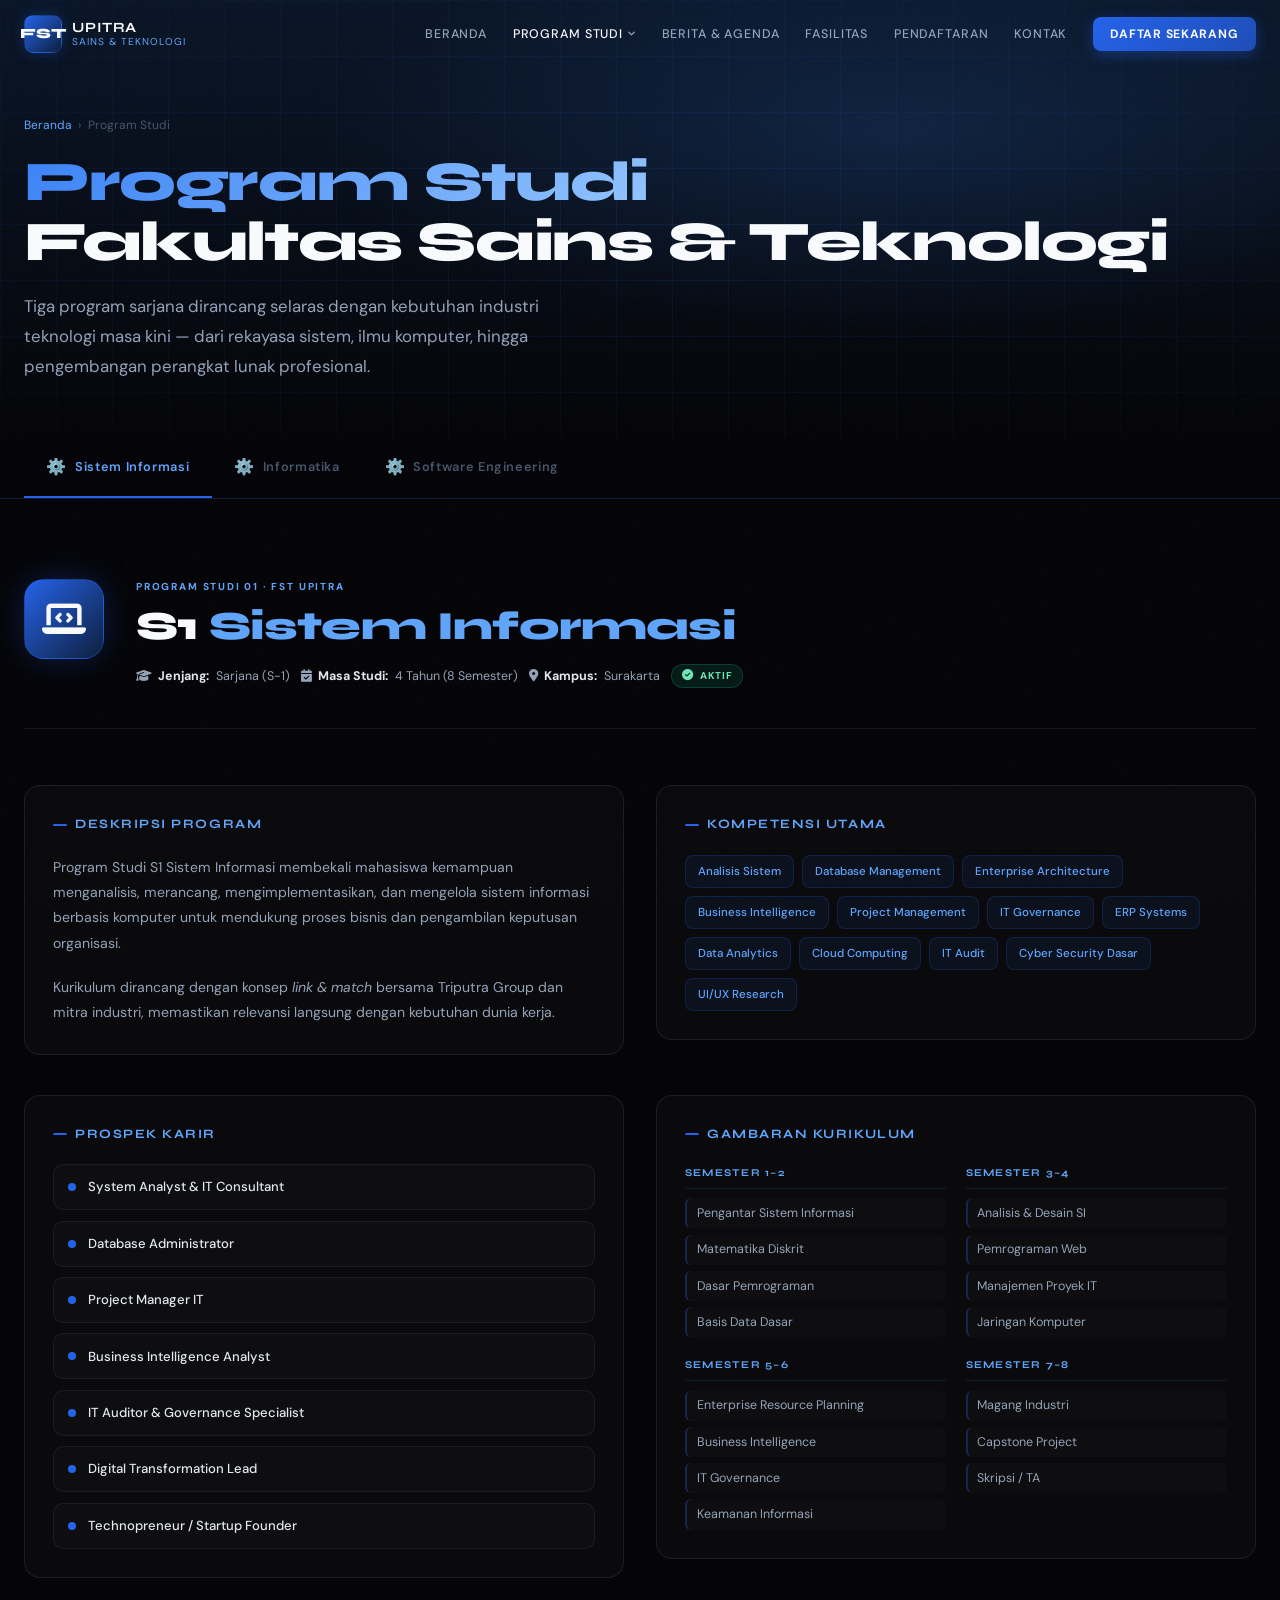
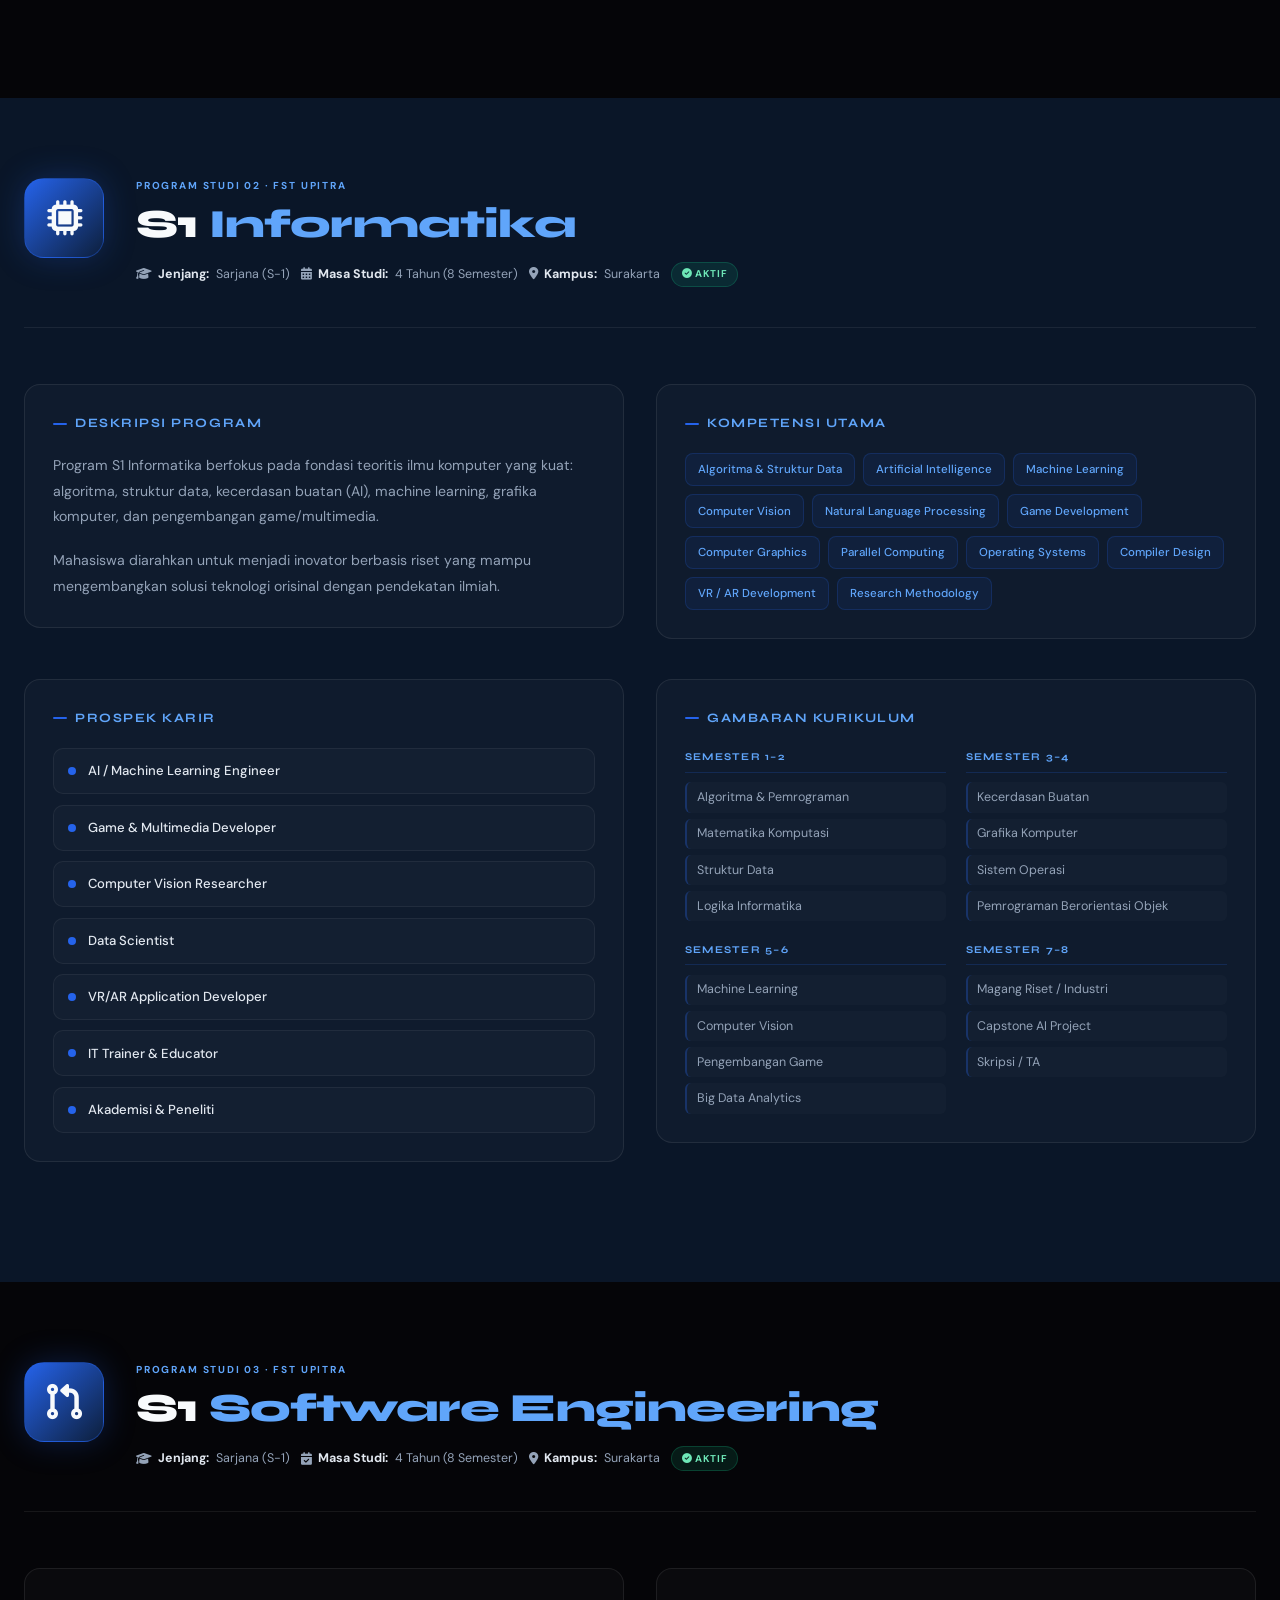
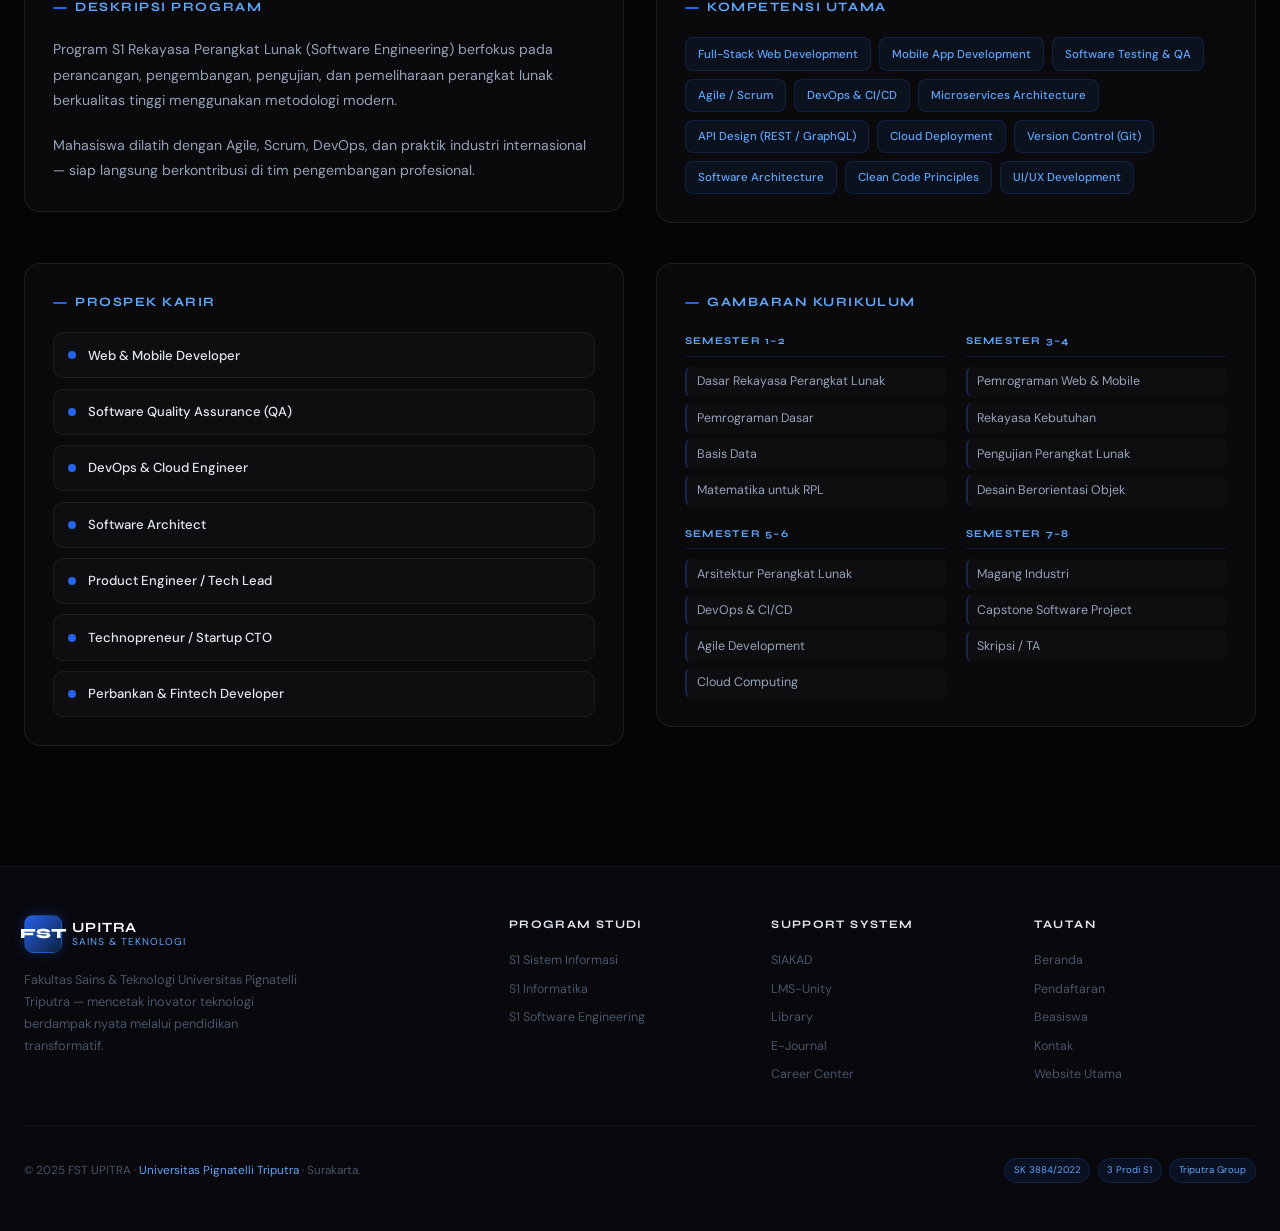
<file: prodi.html>
<!DOCTYPE html>
<html lang="id">
<head>
  <meta charset="UTF-8" />
  <meta name="viewport" content="width=device-width, initial-scale=1.0" />
  <meta name="description" content="Program Studi FST UPITRA — S1 Sistem Informasi, S1 Informatika, S1 Rekayasa Perangkat Lunak (Software Engineering). Kurikulum, kompetensi, dan prospek karir lengkap." />
  <title>Program Studi — FST UPITRA</title>
  <link rel="preconnect" href="https://fonts.googleapis.com" />
  <link rel="stylesheet" href="https://cdnjs.cloudflare.com/ajax/libs/font-awesome/6.4.2/css/all.min.css">
  <link rel="preconnect" href="https://fonts.gstatic.com" crossorigin />
  <link href="https://fonts.googleapis.com/css2?family=Syne:wght@400;600;700;800&family=DM+Sans:ital,opsz,wght@0,9..40,300;0,9..40,400;0,9..40,500;1,9..40,300&display=swap" rel="stylesheet" />
  <link rel="stylesheet" href="fst-style.css" />

  <style>
    /* =============================================
       PRODI PAGE — SPECIFIC STYLES
    ============================================= */

    /* Tab navigation */
    .prodi-tabs-wrap {
      position: sticky;
      top: var(--nav-h);
      z-index: 50;
      background: rgba(5,5,10,0.95);
      backdrop-filter: blur(16px);
      -webkit-backdrop-filter: blur(16px);
      border-bottom: 1px solid var(--glass-border);
    }
    .prodi-tabs {
      max-width: 1280px;
      margin: 0 auto;
      display: flex;
      gap: 0;
      padding: 0 1.5rem;
      overflow-x: auto;
      scrollbar-width: none;
      -ms-overflow-style: none;
    }
    .prodi-tabs::-webkit-scrollbar { display: none; }
    .prodi-tab {
      display: flex;
      align-items: center;
      gap: 0.5rem;
      padding: 1rem 1.4rem;
      font-size: 0.8rem;
      font-weight: 600;
      letter-spacing: 0.05em;
      color: var(--white-ghost);
      border-bottom: 2px solid transparent;
      transition: color 0.2s, border-color 0.2s;
      cursor: pointer;
      white-space: nowrap;
      text-decoration: none;
      flex-shrink: 0;
    }
    .prodi-tab:hover { color: var(--white-dim); }
    .prodi-tab.active { color: var(--blue-light); border-bottom-color: var(--blue-accent); }
    .prodi-tab-icon { font-size: 1rem; }

    /* Prodi hero section */
    .prodi-section {
      padding: 5rem 1.5rem;
      position: relative;
    }
    .prodi-section:nth-child(even) { background: var(--navy); }
    .prodi-section:nth-child(odd)  { background: var(--black); }

    .prodi-header {
      display: grid;
      grid-template-columns: auto 1fr;
      gap: 2rem;
      align-items: start;
      margin-bottom: 3.5rem;
      padding-bottom: 2.5rem;
      border-bottom: 1px solid rgba(255,255,255,0.07);
    }
    .prodi-hero-icon {
      width: 80px; height: 80px;
      border-radius: 20px;
      background: linear-gradient(135deg, var(--blue-accent), var(--navy-mid));
      display: flex;
      align-items: center;
      justify-content: center;
      font-size: 2.2rem;
      border: 1px solid rgba(37,99,235,0.4);
      box-shadow: 0 0 32px rgba(37,99,235,0.25);
      flex-shrink: 0;
    }
    .prodi-header-meta { }
    .prodi-id-label { font-size: 0.63rem; letter-spacing: 0.18em; text-transform: uppercase; color: var(--blue-light); font-weight: 700; margin-bottom: 0.5rem; }
    .prodi-h2 {
      font-family: var(--font-display);
      font-size: clamp(1.6rem, 3.5vw, 2.5rem);
      font-weight: 800;
      line-height: 1.1;
      letter-spacing: -0.02em;
      color: var(--white);
      margin-bottom: 1rem;
    }
    .prodi-h2 em { font-style: normal; color: var(--blue-light); }
    .prodi-meta-row { display: flex; flex-wrap: wrap; gap: 0.7rem; align-items: center; }
    .prodi-meta-item { display: flex; align-items: center; gap: 0.4rem; font-size: 0.78rem; color: var(--white-mute); }
    .prodi-meta-item strong { color: var(--white-dim); }

    /* Detail grid layout */
    .prodi-detail-grid {
      display: grid;
      grid-template-columns: 1fr 1fr;
      gap: 2rem;
      margin-bottom: 2.5rem;
    }

    /* Content cards */
    .content-card {
      background: rgba(255,255,255,0.025);
      border: 1px solid rgba(255,255,255,0.08);
      border-radius: 16px;
      padding: 1.75rem;
    }
    .content-card-title {
      font-family: var(--font-display);
      font-size: 0.8rem;
      font-weight: 700;
      letter-spacing: 0.12em;
      text-transform: uppercase;
      color: var(--blue-light);
      margin-bottom: 1.2rem;
      display: flex;
      align-items: center;
      gap: 0.5rem;
    }
    .content-card-title::before { content:''; display:block; width:14px; height:2px; background:var(--blue-accent); border-radius:2px; }

    /* Skill chips */
    .skill-grid { display: flex; flex-wrap: wrap; gap: 0.5rem; }
    .skill-chip {
      padding: 0.38rem 0.75rem;
      font-size: 0.72rem;
      font-weight: 500;
      border-radius: 8px;
      background: rgba(37,99,235,0.08);
      border: 1px solid rgba(37,99,235,0.2);
      color: var(--blue-light);
      transition: background 0.2s, border-color 0.2s;
    }
    .skill-chip:hover { background: rgba(37,99,235,0.18); border-color: var(--blue-accent); }

    /* Career list */
    .career-list { display: flex; flex-direction: column; gap: 0.65rem; }
    .career-item {
      display: flex;
      align-items: center;
      gap: 0.75rem;
      padding: 0.7rem 0.9rem;
      border-radius: 10px;
      background: rgba(255,255,255,0.02);
      border: 1px solid rgba(255,255,255,0.06);
      transition: border-color 0.2s, background 0.2s;
    }
    .career-item:hover { border-color: var(--blue-accent); background: rgba(37,99,235,0.07); }
    .career-dot { width: 8px; height: 8px; border-radius: 50%; background: var(--blue-accent); flex-shrink: 0; }
    .career-name { font-size: 0.82rem; font-weight: 500; color: var(--white-dim); }

    /* Semester table */
    .semester-grid { display: grid; grid-template-columns: 1fr 1fr; gap: 1.2rem; margin-top: 1.2rem; }
    .semester-block { }
    .semester-label { font-family: var(--font-display); font-size: 0.65rem; font-weight: 700; letter-spacing: 0.12em; text-transform: uppercase; color: var(--blue-light); margin-bottom: 0.6rem; padding-bottom: 0.4rem; border-bottom: 1px solid rgba(37,99,235,0.2); }
    .semester-matkul { display: flex; flex-direction: column; gap: 0.38rem; }
    .matkul-item { font-size: 0.78rem; color: var(--white-mute); padding: 0.3rem 0.6rem; background: rgba(255,255,255,0.02); border-radius: 6px; border-left: 2px solid rgba(37,99,235,0.3); }

    /* Comparison table */
    .compare-table { width: 100%; border-collapse: collapse; margin-top: 2.5rem; }
    .compare-table th { padding: 0.9rem 1.2rem; font-family: var(--font-display); font-size: 0.75rem; font-weight: 700; letter-spacing: 0.1em; text-transform: uppercase; background: rgba(37,99,235,0.1); color: var(--blue-light); text-align: left; border-bottom: 1px solid var(--glass-border); }
    .compare-table td { padding: 0.85rem 1.2rem; font-size: 0.82rem; color: var(--white-mute); border-bottom: 1px solid rgba(255,255,255,0.05); vertical-align: top; }
    .compare-table tr:hover td { background: rgba(37,99,235,0.04); }
    .compare-table td:first-child { color: var(--white-dim); font-weight: 500; }
    .ct-icon { font-size: 1.1rem; }
    .compare-wrap { overflow-x: auto; border: 1px solid var(--glass-border); border-radius: 14px; overflow: hidden; }

    /* CTA band */
    .cta-band {
      background: linear-gradient(135deg, var(--navy-mid), var(--navy));
      border: 1px solid var(--glass-border);
      border-radius: 18px;
      padding: 2.5rem;
      text-align: center;
      margin-top: 4rem;
    }
    .cta-band h3 { font-family: var(--font-display); font-size: clamp(1.4rem, 3vw, 2rem); font-weight: 800; color: var(--white); margin-bottom: 0.75rem; }
    .cta-band p { color: var(--white-mute); font-size: 0.9rem; max-width: 480px; margin: 0 auto 1.75rem; line-height: 1.75; }
    .cta-band-actions { display: flex; gap: 1rem; justify-content: center; flex-wrap: wrap; }

    /* =============================================
       PRODI PAGE RESPONSIVE
    ============================================= */
    @media (max-width: 1024px) {
      .prodi-detail-grid { grid-template-columns: 1fr; }
    }
    @media (max-width: 768px) {
      .prodi-section { padding: 3.5rem 1rem; }
      .prodi-header { grid-template-columns: 1fr; gap: 1.25rem; }
      .prodi-hero-icon { width: 64px; height: 64px; font-size: 1.75rem; border-radius: 15px; }
      .semester-grid { grid-template-columns: 1fr; }
      .cta-band { padding: 1.75rem 1.25rem; }
      .cta-band-actions { flex-direction: column; align-items: stretch; }
      .cta-band-actions .btn-primary,
      .cta-band-actions .btn-ghost { text-align: center; justify-content: center; }
      .compare-table th, .compare-table td { padding: 0.65rem 0.9rem; font-size: 0.76rem; }
      .prodi-tabs { padding: 0 1rem; }
      .prodi-tab { padding: 0.85rem 1rem; font-size: 0.74rem; }
    }
    @media (max-width: 480px) {
      .prodi-meta-row { gap: 0.5rem; }
      .prodi-h2 { font-size: clamp(1.4rem, 6vw, 1.9rem); }
    }
  </style>
</head>

<body>
  <!-- NAVBAR -->
  <header>
    <nav id="navbar" role="navigation" aria-label="Main navigation">
      <div class="nav-inner">
        <a href="index.html" class="nav-logo" aria-label="FST UPITRA Beranda">
          <div class="nav-logo-badge" aria-hidden="true">FST</div>
          <div class="nav-logo-text"><strong>UPITRA</strong><span>Sains &amp; Teknologi</span></div>
        </a>
        <ul class="nav-links" role="list">
          <li><a href="index.html">Beranda</a></li>
          <li>
            <a href="prodi.html" class="active">Program Studi
              <svg class="chevron" viewBox="0 0 10 10" fill="none"><path d="M2 3.5 5 6.5 8 3.5" stroke="currentColor" stroke-width="1.5" stroke-linecap="round"/></svg>
            </a>
            <ul class="dropdown">
              <li><a href="#si">S1 Sistem Informasi</a></li>
              <li><a href="#inf">S1 Informatika</a></li>
              <li><a href="#rpl">S1 Software Engineering</a></li>
            </ul>
          </li>
          <li><a href="index.html#news">Berita &amp; Agenda</a></li>
          <li><a href="index.html#fasilitas">Fasilitas</a></li>
          <li><a href="pendaftaran.html">Pendaftaran</a></li>
          <li><a href="index.html#kontak">Kontak</a></li>
          <li><a href="pendaftaran.html" class="nav-cta">Daftar Sekarang</a></li>
        </ul>
        <button class="nav-hamburger" id="hamburger" aria-label="Toggle menu" aria-expanded="false">
          <span></span><span></span><span></span>
        </button>
      </div>
    </nav>
    <div class="mobile-menu" id="mobile-menu">
      <p class="mob-section-title">Halaman</p>
      <a href="index.html">Beranda</a>
      <a href="index.html#news">Berita &amp; Agenda</a>
      <a href="index.html#fasilitas">Fasilitas</a>
      <a href="pendaftaran.html">Pendaftaran</a>
      <a href="index.html#kontak">Kontak</a>
      <p class="mob-section-title">Program Studi</p>
      <a href="#si" onclick="closeMobile()">S1 Sistem Informasi</a>
      <a href="#inf" onclick="closeMobile()">S1 Informatika</a>
      <a href="#rpl" onclick="closeMobile()">S1 Software Engineering</a>
      <a href="pendaftaran.html" class="mob-cta">Daftar Sekarang →</a>
    </div>
  </header>

  <!-- PAGE HERO -->
  <div class="page-hero">
    <div class="page-hero-grid" aria-hidden="true"></div>
    <div class="page-hero-content">
      <nav class="breadcrumb" aria-label="Breadcrumb">
        <a href="index.html">Beranda</a>
        <span aria-hidden="true">›</span>
        <span aria-current="page">Program Studi</span>
      </nav>
      <h1><em>Program Studi</em><br />Fakultas Sains &amp; Teknologi</h1>
      <p>Tiga program sarjana dirancang selaras dengan kebutuhan industri teknologi masa kini — dari rekayasa sistem, ilmu komputer, hingga pengembangan perangkat lunak profesional.</p>
    </div>
  </div>

  <!-- STICKY TABS -->
  <div class="prodi-tabs-wrap" role="navigation" aria-label="Program studi tabs">
    <div class="prodi-tabs">
      <a href="#si"  class="prodi-tab active" data-target="si"><span class="prodi-tab-icon">⚙️</span> Sistem Informasi</a>
      <a href="#inf" class="prodi-tab" data-target="inf"><span class="prodi-tab-icon">⚙️</span> Informatika</a>
      <a href="#rpl" class="prodi-tab" data-target="rpl"><span class="prodi-tab-icon">⚙️</span> Software Engineering</a>
    </div>
  </div>

  <main>
    <!-- ============ S1 SISTEM INFORMASI ============ -->
    <section id="si" class="prodi-section">
      <div class="container">
  <div class="prodi-header reveal">
    <div class="prodi-hero-icon" aria-hidden="true">
      <i class="fa-solid fa-laptop-code"></i>
    </div>
    
    <div class="prodi-header-meta">
      <div class="prodi-id-label">Program Studi 01 · FST UPITRA</div>
      <h2 class="prodi-h2">S1 <em>Sistem Informasi</em></h2>
      
      <div class="prodi-meta-row">
        <div class="prodi-meta-item">
          <i class="fa-solid fa-graduation-cap"></i> <strong>Jenjang:</strong> Sarjana (S-1)
        </div>
        <div class="prodi-meta-item">
          <i class="fa-solid fa-calendar-check"></i> <strong>Masa Studi:</strong> 4 Tahun (8 Semester)
        </div>
        <div class="prodi-meta-item">
          <i class="fa-solid fa-location-dot"></i> <strong>Kampus:</strong> Surakarta
        </div>
        <span class="badge badge-green">
          <i class="fa-solid fa-circle-check" style="font-size: 0.7rem; margin-right: 4px;"></i> Aktif
        </span>
      </div>
    </div>
  </div>
</div>

        <div class="prodi-detail-grid">
          <div class="reveal">
            <div class="content-card">
              <div class="content-card-title">Deskripsi Program</div>
              <p style="font-size:0.88rem;color:var(--white-mute);line-height:1.8;margin-bottom:1.2rem;">Program Studi S1 Sistem Informasi membekali mahasiswa kemampuan menganalisis, merancang, mengimplementasikan, dan mengelola sistem informasi berbasis komputer untuk mendukung proses bisnis dan pengambilan keputusan organisasi.</p>
              <p style="font-size:0.88rem;color:var(--white-mute);line-height:1.8;">Kurikulum dirancang dengan konsep <em>link &amp; match</em> bersama Triputra Group dan mitra industri, memastikan relevansi langsung dengan kebutuhan dunia kerja.</p>
            </div>
          </div>
          <div class="reveal" style="transition-delay:0.1s;">
            <div class="content-card">
              <div class="content-card-title">Kompetensi Utama</div>
              <div class="skill-grid">
                <span class="skill-chip">Analisis Sistem</span>
                <span class="skill-chip">Database Management</span>
                <span class="skill-chip">Enterprise Architecture</span>
                <span class="skill-chip">Business Intelligence</span>
                <span class="skill-chip">Project Management</span>
                <span class="skill-chip">IT Governance</span>
                <span class="skill-chip">ERP Systems</span>
                <span class="skill-chip">Data Analytics</span>
                <span class="skill-chip">Cloud Computing</span>
                <span class="skill-chip">IT Audit</span>
                <span class="skill-chip">Cyber Security Dasar</span>
                <span class="skill-chip">UI/UX Research</span>
              </div>
            </div>
          </div>
        </div>

        <div class="prodi-detail-grid">
          <div class="reveal">
            <div class="content-card">
              <div class="content-card-title">Prospek Karir</div>
              <div class="career-list">
                <div class="career-item"><div class="career-dot"></div><div class="career-name">System Analyst & IT Consultant</div></div>
                <div class="career-item"><div class="career-dot"></div><div class="career-name">Database Administrator</div></div>
                <div class="career-item"><div class="career-dot"></div><div class="career-name">Project Manager IT</div></div>
                <div class="career-item"><div class="career-dot"></div><div class="career-name">Business Intelligence Analyst</div></div>
                <div class="career-item"><div class="career-dot"></div><div class="career-name">IT Auditor & Governance Specialist</div></div>
                <div class="career-item"><div class="career-dot"></div><div class="career-name">Digital Transformation Lead</div></div>
                <div class="career-item"><div class="career-dot"></div><div class="career-name">Technopreneur / Startup Founder</div></div>
              </div>
            </div>
          </div>
          <div class="reveal" style="transition-delay:0.1s;">
            <div class="content-card">
              <div class="content-card-title">Gambaran Kurikulum</div>
              <div class="semester-grid">
                <div class="semester-block">
                  <div class="semester-label">Semester 1–2</div>
                  <div class="semester-matkul">
                    <div class="matkul-item">Pengantar Sistem Informasi</div>
                    <div class="matkul-item">Matematika Diskrit</div>
                    <div class="matkul-item">Dasar Pemrograman</div>
                    <div class="matkul-item">Basis Data Dasar</div>
                  </div>
                </div>
                <div class="semester-block">
                  <div class="semester-label">Semester 3–4</div>
                  <div class="semester-matkul">
                    <div class="matkul-item">Analisis & Desain SI</div>
                    <div class="matkul-item">Pemrograman Web</div>
                    <div class="matkul-item">Manajemen Proyek IT</div>
                    <div class="matkul-item">Jaringan Komputer</div>
                  </div>
                </div>
                <div class="semester-block">
                  <div class="semester-label">Semester 5–6</div>
                  <div class="semester-matkul">
                    <div class="matkul-item">Enterprise Resource Planning</div>
                    <div class="matkul-item">Business Intelligence</div>
                    <div class="matkul-item">IT Governance</div>
                    <div class="matkul-item">Keamanan Informasi</div>
                  </div>
                </div>
                <div class="semester-block">
                  <div class="semester-label">Semester 7–8</div>
                  <div class="semester-matkul">
                    <div class="matkul-item">Magang Industri</div>
                    <div class="matkul-item">Capstone Project</div>
                    <div class="matkul-item">Skripsi / TA</div>
                  </div>
                </div>
              </div>
            </div>
          </div>
        </div>
      </div>
    </section>

    <!-- ============ S1 INFORMATIKA ============ -->
    <section id="inf" class="prodi-section">
  <div class="container">
  <div class="prodi-header reveal">
    <div class="prodi-hero-icon" aria-hidden="true">
      <i class="fa-solid fa-microchip"></i>
    </div>
    
    <div class="prodi-header-meta">
      <div class="prodi-id-label">Program Studi 02 · FST UPITRA</div>
      <h2 class="prodi-h2">S1 <em>Informatika</em></h2>
      
      <div class="prodi-meta-row">
        <div class="prodi-meta-item">
          <i class="fa-solid fa-graduation-cap"></i> <strong>Jenjang:</strong> Sarjana (S-1)
        </div>
        <div class="prodi-meta-item">
          <i class="fa-solid fa-calendar-days"></i> <strong>Masa Studi:</strong> 4 Tahun (8 Semester)
        </div>
        <div class="prodi-meta-item">
          <i class="fa-solid fa-location-dot"></i> <strong>Kampus:</strong> Surakarta
        </div>
        <span class="badge badge-green">
          <i class="fa-solid fa-circle-check"></i> Aktif
        </span>
      </div>
    </div>
  </div>
</div>

        <div class="prodi-detail-grid">
          <div class="reveal">
            <div class="content-card">
              <div class="content-card-title">Deskripsi Program</div>
              <p style="font-size:0.88rem;color:var(--white-mute);line-height:1.8;margin-bottom:1.2rem;">Program S1 Informatika berfokus pada fondasi teoritis ilmu komputer yang kuat: algoritma, struktur data, kecerdasan buatan (AI), machine learning, grafika komputer, dan pengembangan game/multimedia.</p>
              <p style="font-size:0.88rem;color:var(--white-mute);line-height:1.8;">Mahasiswa diarahkan untuk menjadi inovator berbasis riset yang mampu mengembangkan solusi teknologi orisinal dengan pendekatan ilmiah.</p>
            </div>
          </div>
          <div class="reveal" style="transition-delay:0.1s;">
            <div class="content-card">
              <div class="content-card-title">Kompetensi Utama</div>
              <div class="skill-grid">
                <span class="skill-chip">Algoritma &amp; Struktur Data</span>
                <span class="skill-chip">Artificial Intelligence</span>
                <span class="skill-chip">Machine Learning</span>
                <span class="skill-chip">Computer Vision</span>
                <span class="skill-chip">Natural Language Processing</span>
                <span class="skill-chip">Game Development</span>
                <span class="skill-chip">Computer Graphics</span>
                <span class="skill-chip">Parallel Computing</span>
                <span class="skill-chip">Operating Systems</span>
                <span class="skill-chip">Compiler Design</span>
                <span class="skill-chip">VR / AR Development</span>
                <span class="skill-chip">Research Methodology</span>
              </div>
            </div>
          </div>
        </div>

        <div class="prodi-detail-grid">
          <div class="reveal">
            <div class="content-card">
              <div class="content-card-title">Prospek Karir</div>
              <div class="career-list">
                <div class="career-item"><div class="career-dot"></div><div class="career-name">AI / Machine Learning Engineer</div></div>
                <div class="career-item"><div class="career-dot"></div><div class="career-name">Game & Multimedia Developer</div></div>
                <div class="career-item"><div class="career-dot"></div><div class="career-name">Computer Vision Researcher</div></div>
                <div class="career-item"><div class="career-dot"></div><div class="career-name">Data Scientist</div></div>
                <div class="career-item"><div class="career-dot"></div><div class="career-name">VR/AR Application Developer</div></div>
                <div class="career-item"><div class="career-dot"></div><div class="career-name">IT Trainer &amp; Educator</div></div>
                <div class="career-item"><div class="career-dot"></div><div class="career-name">Akademisi &amp; Peneliti</div></div>
              </div>
            </div>
          </div>
          <div class="reveal" style="transition-delay:0.1s;">
            <div class="content-card">
              <div class="content-card-title">Gambaran Kurikulum</div>
              <div class="semester-grid">
                <div class="semester-block">
                  <div class="semester-label">Semester 1–2</div>
                  <div class="semester-matkul">
                    <div class="matkul-item">Algoritma &amp; Pemrograman</div>
                    <div class="matkul-item">Matematika Komputasi</div>
                    <div class="matkul-item">Struktur Data</div>
                    <div class="matkul-item">Logika Informatika</div>
                  </div>
                </div>
                <div class="semester-block">
                  <div class="semester-label">Semester 3–4</div>
                  <div class="semester-matkul">
                    <div class="matkul-item">Kecerdasan Buatan</div>
                    <div class="matkul-item">Grafika Komputer</div>
                    <div class="matkul-item">Sistem Operasi</div>
                    <div class="matkul-item">Pemrograman Berorientasi Objek</div>
                  </div>
                </div>
                <div class="semester-block">
                  <div class="semester-label">Semester 5–6</div>
                  <div class="semester-matkul">
                    <div class="matkul-item">Machine Learning</div>
                    <div class="matkul-item">Computer Vision</div>
                    <div class="matkul-item">Pengembangan Game</div>
                    <div class="matkul-item">Big Data Analytics</div>
                  </div>
                </div>
                <div class="semester-block">
                  <div class="semester-label">Semester 7–8</div>
                  <div class="semester-matkul">
                    <div class="matkul-item">Magang Riset / Industri</div>
                    <div class="matkul-item">Capstone AI Project</div>
                    <div class="matkul-item">Skripsi / TA</div>
                  </div>
                </div>
              </div>
            </div>
          </div>
        </div>
      </div>
    </section>

    <!-- ============ S1 SOFTWARE ENGINEERING ============ -->
    <section id="rpl" class="prodi-section">
     <div class="container">
  <div class="prodi-header reveal">
    <div class="prodi-hero-icon" aria-hidden="true">
      <i class="fa-solid fa-code-pull-request"></i>
    </div>
    
    <div class="prodi-header-meta">
      <div class="prodi-id-label">Program Studi 03 · FST UPITRA</div>
      <h2 class="prodi-h2">S1 <em>Software Engineering</em></h2>
      
      <div class="prodi-meta-row">
        <div class="prodi-meta-item">
          <i class="fa-solid fa-graduation-cap"></i> <strong>Jenjang:</strong> Sarjana (S-1)
        </div>
        <div class="prodi-meta-item">
          <i class="fa-solid fa-calendar-check"></i> <strong>Masa Studi:</strong> 4 Tahun (8 Semester)
        </div>
        <div class="prodi-meta-item">
          <i class="fa-solid fa-location-dot"></i> <strong>Kampus:</strong> Surakarta
        </div>
        <span class="badge badge-green">
          <i class="fa-solid fa-circle-check"></i> Aktif
        </span>
      </div>
    </div>
  </div>
</div>

        <div class="prodi-detail-grid">
          <div class="reveal">
            <div class="content-card">
              <div class="content-card-title">Deskripsi Program</div>
              <p style="font-size:0.88rem;color:var(--white-mute);line-height:1.8;margin-bottom:1.2rem;">Program S1 Rekayasa Perangkat Lunak (Software Engineering) berfokus pada perancangan, pengembangan, pengujian, dan pemeliharaan perangkat lunak berkualitas tinggi menggunakan metodologi modern.</p>
              <p style="font-size:0.88rem;color:var(--white-mute);line-height:1.8;">Mahasiswa dilatih dengan Agile, Scrum, DevOps, dan praktik industri internasional — siap langsung berkontribusi di tim pengembangan profesional.</p>
            </div>
          </div>
          <div class="reveal" style="transition-delay:0.1s;">
            <div class="content-card">
              <div class="content-card-title">Kompetensi Utama</div>
              <div class="skill-grid">
                <span class="skill-chip">Full-Stack Web Development</span>
                <span class="skill-chip">Mobile App Development</span>
                <span class="skill-chip">Software Testing &amp; QA</span>
                <span class="skill-chip">Agile / Scrum</span>
                <span class="skill-chip">DevOps &amp; CI/CD</span>
                <span class="skill-chip">Microservices Architecture</span>
                <span class="skill-chip">API Design (REST / GraphQL)</span>
                <span class="skill-chip">Cloud Deployment</span>
                <span class="skill-chip">Version Control (Git)</span>
                <span class="skill-chip">Software Architecture</span>
                <span class="skill-chip">Clean Code Principles</span>
                <span class="skill-chip">UI/UX Development</span>
              </div>
            </div>
          </div>
        </div>

        <div class="prodi-detail-grid">
          <div class="reveal">
            <div class="content-card">
              <div class="content-card-title">Prospek Karir</div>
              <div class="career-list">
                <div class="career-item"><div class="career-dot"></div><div class="career-name">Web &amp; Mobile Developer</div></div>
                <div class="career-item"><div class="career-dot"></div><div class="career-name">Software Quality Assurance (QA)</div></div>
                <div class="career-item"><div class="career-dot"></div><div class="career-name">DevOps &amp; Cloud Engineer</div></div>
                <div class="career-item"><div class="career-dot"></div><div class="career-name">Software Architect</div></div>
                <div class="career-item"><div class="career-dot"></div><div class="career-name">Product Engineer / Tech Lead</div></div>
                <div class="career-item"><div class="career-dot"></div><div class="career-name">Technopreneur / Startup CTO</div></div>
                <div class="career-item"><div class="career-dot"></div><div class="career-name">Perbankan &amp; Fintech Developer</div></div>
              </div>
            </div>
          </div>
          <div class="reveal" style="transition-delay:0.1s;">
            <div class="content-card">
              <div class="content-card-title">Gambaran Kurikulum</div>
              <div class="semester-grid">
                <div class="semester-block">
                  <div class="semester-label">Semester 1–2</div>
                  <div class="semester-matkul">
                    <div class="matkul-item">Dasar Rekayasa Perangkat Lunak</div>
                    <div class="matkul-item">Pemrograman Dasar</div>
                    <div class="matkul-item">Basis Data</div>
                    <div class="matkul-item">Matematika untuk RPL</div>
                  </div>
                </div>
                <div class="semester-block">
                  <div class="semester-label">Semester 3–4</div>
                  <div class="semester-matkul">
                    <div class="matkul-item">Pemrograman Web &amp; Mobile</div>
                    <div class="matkul-item">Rekayasa Kebutuhan</div>
                    <div class="matkul-item">Pengujian Perangkat Lunak</div>
                    <div class="matkul-item">Desain Berorientasi Objek</div>
                  </div>
                </div>
                <div class="semester-block">
                  <div class="semester-label">Semester 5–6</div>
                  <div class="semester-matkul">
                    <div class="matkul-item">Arsitektur Perangkat Lunak</div>
                    <div class="matkul-item">DevOps &amp; CI/CD</div>
                    <div class="matkul-item">Agile Development</div>
                    <div class="matkul-item">Cloud Computing</div>
                  </div>
                </div>
                <div class="semester-block">
                  <div class="semester-label">Semester 7–8</div>
                  <div class="semester-matkul">
                    <div class="matkul-item">Magang Industri</div>
                    <div class="matkul-item">Capstone Software Project</div>
                    <div class="matkul-item">Skripsi / TA</div>
                  </div>
                </div>
              </div>
            </div>
          </div>
        </div>
      </div>
    </section>

    <!-- COMPARISON TABLE -->
    <!-- <section style="background:var(--navy);padding:4rem 1.5rem;">
      <div class="container">
        <div class="reveal">
          <span class="section-label">Perbandingan</span>
          <h2 class="section-h2">Ringkasan <em>Ketiga Prodi</em></h2>
          <p class="section-desc">Temukan program yang paling sesuai dengan minat dan tujuan karir Anda.</p>
        </div>
        <div class="compare-wrap reveal" style="margin-top:2rem;">
          <table class="compare-table" role="table" aria-label="Perbandingan program studi">
            <thead>
              <tr>
                <th>Aspek</th>
                <th><span class="ct-icon">💻</span> Sistem Informasi</th>
                <th><span class="ct-icon">⚙️</span> Informatika</th>
                <th><span class="ct-icon">🛠</span> Software Engineering</th>
              </tr>
            </thead>
            <tbody>
              <tr><td>Fokus Utama</td><td>Bisnis &amp; sistem organisasi</td><td>Teori &amp; inovasi komputasi</td><td>Rekayasa &amp; kualitas software</td></tr>
              <tr><td>Orientasi</td><td>Manajerial &amp; analitis</td><td>Riset &amp; inovatif</td><td>Praktis &amp; industri</td></tr>
              <tr><td>Kekuatan</td><td>ERP, BI, IT Governance</td><td>AI, ML, Game Dev</td><td>Full-Stack, DevOps, Agile</td></tr>
              <tr><td>Karir Utama</td><td>System Analyst, IT Manager</td><td>AI Engineer, Data Scientist</td><td>Developer, QA, DevOps</td></tr>
              <tr><td>Cocok Untuk</td><td>Suka bisnis &amp; manajemen</td><td>Suka riset &amp; algoritma</td><td>Suka coding &amp; membangun produk</td></tr>
              <tr><td>Beban Coding</td><td><span class="badge badge-orange">Sedang</span></td><td><span class="badge badge-blue">Tinggi</span></td><td><span class="badge badge-blue">Sangat Tinggi</span></td></tr>
            </tbody>
          </table>
        </div> -->

        <!-- CTA Band -->
        <!-- <div class="cta-band reveal">
          <h3>Siap Bergabung di FST UPITRA?</h3>
          <p>Jadilah bagian dari generasi inovator teknologi berikutnya. Proses pendaftaran mudah — cukup siapkan identitas, ijazah, dan foto.</p>
          <div class="cta-band-actions">
            <a href="pendaftaran.html" class="btn-primary">
              Daftar Sekarang
              <svg width="14" height="14" viewBox="0 0 14 14" fill="none"><path d="M3 7h8M8 4l3 3-3 3" stroke="currentColor" stroke-width="1.5" stroke-linecap="round"/></svg>
            </a>
            <a href="index.html#kontak" class="btn-ghost">Tanya Admisi</a>
          </div>
        </div>
      </div>
    </section> -->
  </main>

  <!-- FOOTER -->
  <footer>
    <div class="footer-inner">
      <div class="footer-brand">
        <div class="nav-logo"><div class="nav-logo-badge">FST</div><div class="nav-logo-text"><strong>UPITRA</strong><span>Sains &amp; Teknologi</span></div></div>
        <p>Fakultas Sains &amp; Teknologi Universitas Pignatelli Triputra — mencetak inovator teknologi berdampak nyata melalui pendidikan transformatif.</p>
      </div>
      <div><div class="footer-col-title">Program Studi</div><nav class="footer-links"><a href="#si">S1 Sistem Informasi</a><a href="#inf">S1 Informatika</a><a href="#rpl">S1 Software Engineering</a></nav></div>
      <div><div class="footer-col-title">Support System</div><nav class="footer-links"><a href="https://mhs.upitra.ac.id/" target="_blank" rel="noopener">SIAKAD</a><a href="https://unity.upitra.ac.id/" target="_blank" rel="noopener">LMS-Unity</a><a href="https://siper.upitra.ac.id/" target="_blank" rel="noopener">Library</a><a href="https://jurnal.upitra.ac.id/" target="_blank" rel="noopener">E-Journal</a><a href="https://ucc.upitra.ac.id/" target="_blank" rel="noopener">Career Center</a></nav></div>
      <div><div class="footer-col-title">Tautan</div><nav class="footer-links"><a href="index.html">Beranda</a><a href="pendaftaran.html">Pendaftaran</a><a href="https://www.upitra.ac.id/biaya-kuliah" target="_blank" rel="noopener">Beasiswa</a><a href="index.html#kontak">Kontak</a><a href="https://www.upitra.ac.id/" target="_blank" rel="noopener">Website Utama</a></nav></div>
    </div>
    <div class="footer-bottom">
      <p class="footer-copy">&copy; 2025 FST UPITRA · <a href="https://www.upitra.ac.id/" target="_blank">Universitas Pignatelli Triputra</a> · Surakarta.</p>
      <div class="footer-badges"><span class="footer-badge">SK 3884/2022</span><span class="footer-badge">3 Prodi S1</span><span class="footer-badge">Triputra Group</span></div>
    </div>
  </footer>

  <script>
    const navbar = document.getElementById('navbar');
    window.addEventListener('scroll', () => { navbar.classList.toggle('scrolled', window.scrollY > 40); }, { passive: true });
    const hamburger = document.getElementById('hamburger');
    const mobileMenu = document.getElementById('mobile-menu');
    hamburger.addEventListener('click', () => {
      const open = mobileMenu.classList.toggle('open');
      hamburger.classList.toggle('active', open);
      hamburger.setAttribute('aria-expanded', open);
      document.body.style.overflow = open ? 'hidden' : '';
    });
    function closeMobile() { mobileMenu.classList.remove('open'); hamburger.classList.remove('active'); hamburger.setAttribute('aria-expanded','false'); document.body.style.overflow = ''; }
    document.addEventListener('click', e => { if (!hamburger.contains(e.target) && !mobileMenu.contains(e.target)) closeMobile(); });

    // Scroll reveal
    const ro = new IntersectionObserver(entries => { entries.forEach(e => { if (e.isIntersecting) { e.target.classList.add('visible'); ro.unobserve(e.target); } }); }, { threshold: 0.08, rootMargin: '0px 0px -40px 0px' });
    document.querySelectorAll('.reveal, .reveal-left, .reveal-right').forEach(el => ro.observe(el));

    // Tab active state on scroll
    const sections = { si: document.getElementById('si'), inf: document.getElementById('inf'), rpl: document.getElementById('rpl') };
    const tabs = document.querySelectorAll('.prodi-tab');
    const tabHeight = document.querySelector('.prodi-tabs-wrap').offsetHeight + 68;
    window.addEventListener('scroll', () => {
      const y = window.scrollY + tabHeight + 40;
      let active = 'si';
      if (sections.inf && y >= sections.inf.offsetTop) active = 'inf';
      if (sections.rpl && y >= sections.rpl.offsetTop) active = 'rpl';
      tabs.forEach(t => t.classList.toggle('active', t.dataset.target === active));
    }, { passive: true });

    // Smooth scroll with offset
    document.querySelectorAll('a[href^="#"]').forEach(a => {
      a.addEventListener('click', function(e) {
        const t = document.querySelector(this.getAttribute('href'));
        if (t) { e.preventDefault(); const off = 68 + document.querySelector('.prodi-tabs-wrap').offsetHeight + 16; window.scrollTo({ top: t.getBoundingClientRect().top + window.scrollY - off, behavior: 'smooth' }); closeMobile(); }
      });
    });
  </script>
</body>
</html>
</file>
<file: fst-style.css>
/* ==========================================================
   FST UPITRA — SHARED STYLESHEET
   fst-style.css | Digunakan oleh semua halaman
========================================================== */

/* =========================================
   CSS CUSTOM PROPERTIES
========================================= */
:root {
  --black:        #050508;
  --black-deep:   #08080d;
  --navy:         #0a1628;
  --navy-mid:     #0d1f3c;
  --navy-light:   #162847;
  --blue:         #1a3a6b;
  --blue-bright:  #1e4db7;
  --blue-accent:  #2563eb;
  --blue-glow:    #3b82f6;
  --blue-light:   #60a5fa;
  --sky:          #93c5fd;
  --white:        #f8fafc;
  --white-dim:    #e2e8f0;
  --white-mute:   #94a3b8;
  --white-ghost:  #475569;
  --line:         rgba(30, 77, 183, 0.18);
  --line-bright:  rgba(59, 130, 246, 0.35);
  --glass-bg:     rgba(8, 16, 36, 0.80);
  --glass-border: rgba(59, 130, 246, 0.2);
  --card-bg:      rgba(10, 22, 40, 0.9);
  --font-display: 'Syne', sans-serif;
  --font-body:    'DM Sans', sans-serif;
  --ease-out:     cubic-bezier(0.16, 1, 0.3, 1);
  --nav-h:        68px;
}

/* =========================================
   RESET & BASE
========================================= */
*, *::before, *::after { box-sizing: border-box; margin: 0; padding: 0; }

html { scroll-behavior: smooth; font-size: 16px; -webkit-text-size-adjust: 100%; }

body {
  font-family: var(--font-body);
  background-color: var(--black);
  color: var(--white);
  line-height: 1.65;
  overflow-x: hidden;
  -webkit-font-smoothing: antialiased;
}

a { color: inherit; text-decoration: none; }
img { max-width: 100%; display: block; }
ul { list-style: none; }

/* =========================================
   NOISE OVERLAY
========================================= */
body::before {
  content: '';
  position: fixed;
  inset: 0;
  background-image: url("data:image/svg+xml,%3Csvg viewBox='0 0 256 256' xmlns='http://www.w3.org/2000/svg'%3E%3Cfilter id='noise'%3E%3CfeTurbulence type='fractalNoise' baseFrequency='0.9' numOctaves='4' stitchTiles='stitch'/%3E%3C/filter%3E%3Crect width='100%25' height='100%25' filter='url(%23noise)' opacity='0.04'/%3E%3C/svg%3E");
  pointer-events: none;
  z-index: 9999;
  opacity: 0.35;
}

/* =========================================
   SCROLL REVEAL
========================================= */
.reveal       { opacity: 0; transform: translateY(32px); transition: opacity 0.7s var(--ease-out), transform 0.7s var(--ease-out); }
.reveal.visible { opacity: 1; transform: none; }
.reveal-left  { opacity: 0; transform: translateX(-36px); transition: opacity 0.7s var(--ease-out), transform 0.7s var(--ease-out); }
.reveal-left.visible  { opacity: 1; transform: none; }
.reveal-right { opacity: 0; transform: translateX(36px);  transition: opacity 0.7s var(--ease-out), transform 0.7s var(--ease-out); }
.reveal-right.visible { opacity: 1; transform: none; }

/* =========================================
   NAVBAR
========================================= */
#navbar {
  position: fixed;
  top: 0; left: 0; right: 0;
  z-index: 1000;
  padding: 0 1.5rem;
  transition: background 0.35s, border-color 0.35s;
  border-bottom: 1px solid transparent;
}
#navbar.scrolled {
  background: var(--glass-bg);
  backdrop-filter: blur(20px) saturate(1.8);
  -webkit-backdrop-filter: blur(20px) saturate(1.8);
  border-bottom-color: var(--glass-border);
}
.nav-inner {
  max-width: 1280px;
  margin: 0 auto;
  display: flex;
  align-items: center;
  justify-content: space-between;
  height: var(--nav-h);
}
.nav-logo {
  display: flex;
  align-items: center;
  gap: 0.65rem;
  flex-shrink: 0;
}
.nav-logo-badge {
  width: 38px; height: 38px;
  background: linear-gradient(135deg, var(--blue-accent), var(--navy-mid));
  border-radius: 9px;
  display: flex;
  align-items: center;
  justify-content: center;
  font-family: var(--font-display);
  font-weight: 800;
  font-size: 0.88rem;
  color: var(--white);
  border: 1px solid var(--glass-border);
  box-shadow: 0 0 14px rgba(37,99,235,0.3);
  flex-shrink: 0;
}
.nav-logo-text { display: flex; flex-direction: column; line-height: 1.15; }
.nav-logo-text strong { font-family: var(--font-display); font-size: 0.88rem; font-weight: 700; color: var(--white); letter-spacing: 0.04em; }
.nav-logo-text span   { font-size: 0.63rem; color: var(--blue-light); letter-spacing: 0.1em; text-transform: uppercase; }

/* Desktop nav links */
.nav-links {
  display: flex;
  align-items: center;
  gap: 1.6rem;
}
.nav-links > li { position: relative; }
.nav-links > li > a {
  font-size: 0.78rem;
  font-weight: 500;
  letter-spacing: 0.07em;
  text-transform: uppercase;
  color: var(--white-mute);
  transition: color 0.2s;
  display: flex;
  align-items: center;
  gap: 0.25rem;
  white-space: nowrap;
}
.nav-links > li > a:hover,
.nav-links > li > a.active { color: var(--white); }
.nav-links > li > a .chevron { width: 9px; height: 9px; transition: transform 0.2s; opacity: 0.55; }
.nav-links > li:hover > a .chevron { transform: rotate(180deg); }

/* Dropdown */
.dropdown {
  position: absolute;
  top: calc(100% + 10px);
  left: -1rem;
  min-width: 210px;
  background: rgba(5, 10, 24, 0.97);
  backdrop-filter: blur(20px);
  border: 1px solid var(--glass-border);
  border-radius: 12px;
  padding: 0.4rem;
  opacity: 0;
  pointer-events: none;
  transform: translateY(-6px);
  transition: opacity 0.2s, transform 0.2s;
  z-index: 100;
}
.nav-links > li:hover .dropdown,
.nav-links > li:focus-within .dropdown { opacity: 1; pointer-events: auto; transform: none; }
.dropdown a {
  display: block;
  padding: 0.5rem 0.9rem;
  font-size: 0.8rem;
  color: var(--white-mute);
  border-radius: 8px;
  transition: background 0.15s, color 0.15s;
}
.dropdown a:hover { background: rgba(37,99,235,0.12); color: var(--blue-light); }

/* CTA button in nav */
.nav-cta {
  background: linear-gradient(135deg, var(--blue-accent), var(--blue-bright)) !important;
  color: var(--white) !important;
  padding: 0.45rem 1.1rem !important;
  border-radius: 8px !important;
  font-size: 0.76rem !important;
  font-weight: 700 !important;
  letter-spacing: 0.06em !important;
  text-transform: uppercase !important;
  box-shadow: 0 4px 14px rgba(37,99,235,0.35);
  transition: box-shadow 0.2s, transform 0.2s !important;
  white-space: nowrap;
}
.nav-cta:hover { box-shadow: 0 6px 22px rgba(37,99,235,0.5); transform: translateY(-1px) !important; }

/* Hamburger */
.nav-hamburger {
  display: none;
  flex-direction: column;
  gap: 5px;
  cursor: pointer;
  padding: 8px;
  border: none;
  background: transparent;
  flex-shrink: 0;
  min-width: 40px;
  align-items: center;
  justify-content: center;
}
.nav-hamburger span {
  display: block;
  width: 22px; height: 2px;
  background: var(--white-dim);
  border-radius: 2px;
  transition: transform 0.28s, opacity 0.28s;
}
.nav-hamburger.active span:nth-child(1) { transform: translateY(7px) rotate(45deg); }
.nav-hamburger.active span:nth-child(2) { opacity: 0; }
.nav-hamburger.active span:nth-child(3) { transform: translateY(-7px) rotate(-45deg); }

/* Mobile menu */
.mobile-menu {
  display: none;
  position: fixed;
  top: var(--nav-h);
  left: 0; right: 0;
  background: rgba(5, 5, 10, 0.99);
  backdrop-filter: blur(20px);
  -webkit-backdrop-filter: blur(20px);
  border-bottom: 1px solid var(--glass-border);
  padding: 0 1.25rem;
  z-index: 998;
  max-height: 0;
  overflow: hidden;
  transition: max-height 0.4s var(--ease-out), padding 0.3s;
}
.mobile-menu.open {
  display: block;
  max-height: 100dvh;
  overflow-y: auto;
  padding: 1.25rem 1.25rem 2rem;
}
.mobile-menu a {
  display: block;
  padding: 0.8rem 0;
  font-size: 0.95rem;
  color: var(--white-mute);
  border-bottom: 1px solid rgba(255,255,255,0.05);
  transition: color 0.2s;
}
.mobile-menu a:last-of-type { border-bottom: none; }
.mobile-menu a:hover { color: var(--blue-light); }
.mob-section-title {
  font-size: 0.62rem;
  letter-spacing: 0.16em;
  text-transform: uppercase;
  color: var(--white-ghost);
  margin: 1.2rem 0 0.3rem;
}
.mob-cta {
  display: block;
  margin-top: 1.25rem;
  padding: 0.9rem;
  text-align: center;
  background: linear-gradient(135deg, var(--blue-accent), var(--blue-bright));
  border-radius: 10px;
  font-weight: 700;
  font-size: 0.9rem;
  color: var(--white) !important;
  letter-spacing: 0.05em;
  box-shadow: 0 4px 16px rgba(37,99,235,0.35);
}

/* =========================================
   BUTTONS
========================================= */
.btn-primary {
  display: inline-flex;
  align-items: center;
  justify-content: center;
  gap: 0.45rem;
  background: linear-gradient(135deg, var(--blue-accent), var(--blue-bright));
  color: var(--white);
  padding: 0.82rem 1.6rem;
  border-radius: 10px;
  font-family: var(--font-display);
  font-size: 0.84rem;
  font-weight: 700;
  letter-spacing: 0.07em;
  text-transform: uppercase;
  box-shadow: 0 5px 20px rgba(37,99,235,0.38), 0 1px 0 rgba(255,255,255,0.08) inset;
  transition: transform 0.2s, box-shadow 0.2s;
  cursor: pointer;
  border: none;
  white-space: nowrap;
}
.btn-primary:hover { transform: translateY(-2px); box-shadow: 0 8px 28px rgba(37,99,235,0.52); }

.btn-ghost {
  display: inline-flex;
  align-items: center;
  justify-content: center;
  gap: 0.45rem;
  background: transparent;
  color: var(--white-dim);
  padding: 0.82rem 1.6rem;
  border-radius: 10px;
  border: 1px solid rgba(255,255,255,0.14);
  font-size: 0.84rem;
  font-weight: 500;
  transition: border-color 0.2s, color 0.2s, background 0.2s;
  cursor: pointer;
  white-space: nowrap;
}
.btn-ghost:hover { border-color: var(--blue-glow); color: var(--blue-light); background: rgba(59,130,246,0.06); }

/* =========================================
   LAYOUT & SECTION BASE
========================================= */
section { padding: 5rem 1.5rem; position: relative; }
.container { max-width: 1280px; margin: 0 auto; width: 100%; }
.page-top { padding-top: calc(var(--nav-h) + 3rem); }

.section-label {
  display: inline-flex;
  align-items: center;
  gap: 0.5rem;
  font-size: 0.66rem;
  font-weight: 600;
  letter-spacing: 0.18em;
  text-transform: uppercase;
  color: var(--blue-light);
  margin-bottom: 0.9rem;
}
.section-label::before { content:''; display:block; width:18px; height:2px; background:var(--blue-accent); border-radius:2px; }

.section-h2 {
  font-family: var(--font-display);
  font-size: clamp(1.65rem, 3.5vw, 2.7rem);
  font-weight: 800;
  line-height: 1.1;
  letter-spacing: -0.02em;
  color: var(--white);
}
.section-h2 em { font-style: normal; color: var(--blue-light); }

.section-desc { font-size: 0.95rem; color: var(--white-mute); max-width: 540px; line-height: 1.78; margin-top: 0.75rem; }

.divider { height: 1px; background: linear-gradient(90deg, transparent, var(--line-bright), transparent); }

/* =========================================
   BREADCRUMB
========================================= */
.breadcrumb {
  display: flex;
  align-items: center;
  gap: 0.4rem;
  font-size: 0.75rem;
  color: var(--white-ghost);
  flex-wrap: wrap;
}
.breadcrumb a { color: var(--blue-light); transition: color 0.2s; }
.breadcrumb a:hover { color: var(--white); }
.breadcrumb span { color: var(--white-ghost); }

/* =========================================
   PAGE HERO (inner pages)
========================================= */
.page-hero {
  background:
    radial-gradient(ellipse 70% 70% at 70% 30%, rgba(26,58,107,0.45) 0%, transparent 65%),
    linear-gradient(180deg, var(--navy) 0%, var(--black) 100%);
  padding: calc(var(--nav-h) + 3rem) 1.5rem 3.5rem;
  position: relative;
  overflow: hidden;
}
.page-hero-grid {
  position: absolute; inset: 0;
  background-image: linear-gradient(var(--line) 1px, transparent 1px), linear-gradient(90deg, var(--line) 1px, transparent 1px);
  background-size: 56px 56px;
  mask-image: radial-gradient(ellipse 90% 90% at 50% 50%, black, transparent);
  pointer-events: none;
}
.page-hero-content { max-width: 1280px; margin: 0 auto; position: relative; z-index: 2; }
.page-hero h1 {
  font-family: var(--font-display);
  font-size: clamp(2rem, 4.5vw, 3.5rem);
  font-weight: 800;
  line-height: 1.08;
  letter-spacing: -0.025em;
  margin: 1rem 0 1.2rem;
}
.page-hero h1 em { font-style: normal; background: linear-gradient(135deg, var(--blue-glow), var(--sky)); -webkit-background-clip: text; -webkit-text-fill-color: transparent; background-clip: text; }
.page-hero p { font-size: clamp(0.9rem, 1.5vw, 1.05rem); color: var(--white-mute); max-width: 560px; line-height: 1.78; }

/* =========================================
   CARD UTILITIES
========================================= */
.card-base {
  background: var(--card-bg);
  border: 1px solid rgba(255,255,255,0.07);
  border-radius: 16px;
  transition: transform 0.32s var(--ease-out), border-color 0.32s, box-shadow 0.32s;
}
.card-base:hover {
  transform: translateY(-5px);
  border-color: rgba(37,99,235,0.4);
  box-shadow: 0 20px 56px rgba(37,99,235,0.15);
}

/* =========================================
   FOOTER
========================================= */
footer {
  background: var(--black-deep);
  padding: 3rem 1.5rem;
  border-top: 1px solid rgba(255,255,255,0.06);
}
.footer-inner {
  max-width: 1280px;
  margin: 0 auto;
  display: grid;
  grid-template-columns: 2fr 1fr 1fr 1fr;
  gap: 2.5rem;
  padding-bottom: 2.5rem;
  border-bottom: 1px solid rgba(255,255,255,0.06);
  margin-bottom: 2rem;
}
.footer-brand p { font-size: 0.8rem; color: var(--white-ghost); line-height: 1.72; margin-top: 1rem; max-width: 280px; }
.footer-col-title { font-family: var(--font-display); font-size: 0.72rem; font-weight: 700; letter-spacing: 0.12em; text-transform: uppercase; color: var(--white-dim); margin-bottom: 1rem; }
.footer-links { display: flex; flex-direction: column; gap: 0.5rem; }
.footer-links a { font-size: 0.78rem; color: var(--white-ghost); transition: color 0.2s; }
.footer-links a:hover { color: var(--blue-light); }
.footer-bottom { max-width: 1280px; margin: 0 auto; display: flex; justify-content: space-between; align-items: center; flex-wrap: wrap; gap: 1rem; }
.footer-copy { font-size: 0.73rem; color: var(--white-ghost); }
.footer-copy a { color: var(--blue-light); }
.footer-badges { display: flex; gap: 0.45rem; align-items: center; flex-wrap: wrap; }
.footer-badge { font-size: 0.6rem; padding: 0.22rem 0.55rem; background: rgba(37,99,235,0.1); border: 1px solid rgba(37,99,235,0.2); color: var(--blue-light); border-radius: 999px; }

/* =========================================
   PRODI TAG / CHIP
========================================= */
.tag-chip {
  font-size: 0.62rem;
  padding: 0.22rem 0.58rem;
  border-radius: 999px;
  background: rgba(255,255,255,0.05);
  border: 1px solid rgba(255,255,255,0.1);
  color: var(--white-mute);
}

/* =========================================
   ACCORDION
========================================= */
.accordion-item {
  border: 1px solid rgba(255,255,255,0.08);
  border-radius: 12px;
  overflow: hidden;
  margin-bottom: 0.7rem;
  transition: border-color 0.25s;
}
.accordion-item.open { border-color: rgba(37,99,235,0.35); }
.accordion-header {
  width: 100%;
  background: rgba(255,255,255,0.02);
  padding: 1rem 1.2rem;
  display: flex;
  align-items: center;
  justify-content: space-between;
  gap: 1rem;
  cursor: pointer;
  border: none;
  color: var(--white);
  font-family: var(--font-body);
  font-size: 0.9rem;
  font-weight: 600;
  text-align: left;
  transition: background 0.2s;
}
.accordion-header:hover { background: rgba(37,99,235,0.07); }
.accordion-icon { width: 18px; height: 18px; border-radius: 50%; border: 1px solid var(--blue-accent); display: flex; align-items: center; justify-content: center; flex-shrink: 0; color: var(--blue-light); font-size: 0.7rem; transition: transform 0.3s, background 0.2s; }
.accordion-item.open .accordion-icon { transform: rotate(45deg); background: var(--blue-accent); color: var(--white); }
.accordion-body { max-height: 0; overflow: hidden; transition: max-height 0.4s var(--ease-out); }
.accordion-body-inner { padding: 0 1.2rem 1.2rem; font-size: 0.84rem; color: var(--white-mute); line-height: 1.78; }

/* =========================================
   STEP / TIMELINE UTIL
========================================= */
.step-line { position: relative; padding-left: 2.8rem; padding-bottom: 2rem; }
.step-line::before { content:''; position:absolute; left:1rem; top:2rem; bottom:0; width:1px; background: linear-gradient(to bottom, var(--blue-accent), transparent); }
.step-line:last-child::before { display:none; }
.step-num {
  position: absolute; left: 0; top: 0;
  width: 34px; height: 34px;
  border-radius: 50%;
  background: linear-gradient(135deg, var(--blue-accent), var(--navy-mid));
  display: flex; align-items: center; justify-content: center;
  font-family: var(--font-display);
  font-size: 0.78rem; font-weight: 800;
  color: var(--white);
  border: 2px solid rgba(37,99,235,0.4);
  flex-shrink: 0;
}
.step-title { font-family: var(--font-display); font-size: 1rem; font-weight: 700; color: var(--white); margin-bottom: 0.35rem; }
.step-desc  { font-size: 0.84rem; color: var(--white-mute); line-height: 1.72; }

/* =========================================
   FORM ELEMENTS
========================================= */
.form-group { margin-bottom: 1.3rem; }
.form-label { display: block; font-size: 0.78rem; font-weight: 600; color: var(--white-dim); margin-bottom: 0.45rem; letter-spacing: 0.05em; }
.form-label .req { color: var(--blue-light); margin-left: 0.2rem; }
.form-input,
.form-select,
.form-textarea {
  width: 100%;
  background: rgba(255,255,255,0.04);
  border: 1px solid rgba(255,255,255,0.12);
  border-radius: 10px;
  padding: 0.78rem 1rem;
  color: var(--white);
  font-family: var(--font-body);
  font-size: 0.88rem;
  outline: none;
  transition: border-color 0.2s, box-shadow 0.2s, background 0.2s;
  -webkit-appearance: none;
  appearance: none;
}
.form-input::placeholder,
.form-textarea::placeholder { color: var(--white-ghost); }
.form-input:focus,
.form-select:focus,
.form-textarea:focus {
  border-color: var(--blue-accent);
  background: rgba(37,99,235,0.06);
  box-shadow: 0 0 0 3px rgba(37,99,235,0.15);
}
.form-select { cursor: pointer; }
.form-select option { background: var(--navy); color: var(--white); }
.form-textarea { resize: vertical; min-height: 110px; }

/* =========================================
   BADGE / STATUS
========================================= */
.badge { display: inline-block; font-size: 0.62rem; font-weight: 700; padding: 0.2rem 0.6rem; border-radius: 999px; letter-spacing: 0.07em; text-transform: uppercase; }
.badge-blue  { background: rgba(37,99,235,0.15); color: var(--blue-light); border: 1px solid rgba(37,99,235,0.3); }
.badge-green { background: rgba(16,185,129,0.12); color: #6ee7b7; border: 1px solid rgba(16,185,129,0.25); }
.badge-orange{ background: rgba(245,158,11,0.12); color: #fcd34d; border: 1px solid rgba(245,158,11,0.25); }

/* =========================================
   ANIMATIONS
========================================= */
@keyframes fade-in { from { opacity:0; transform:translateY(18px); } to { opacity:1; transform:none; } }
@keyframes pulse-dot { 0%,100%{ opacity:1; transform:scale(1); } 50%{ opacity:0.4; transform:scale(0.65); } }
@keyframes orb-float { from{ transform:translate(0,0) scale(1); } to{ transform:translate(24px,-16px) scale(1.04); } }

/* =========================================
   RESPONSIVE — 1024px
========================================= */
@media (max-width: 1024px) {
  .nav-links { gap: 1.2rem; }
  .footer-inner { grid-template-columns: 1fr 1fr; gap: 2rem; }
}

/* =========================================
   RESPONSIVE — 768px  (TABLET / MOBILE)
========================================= */
@media (max-width: 768px) {
  :root { --nav-h: 62px; }

  /* Navbar */
  .nav-links { display: none; }
  .nav-hamburger { display: flex; }
  #navbar { padding: 0 1rem; }
  .nav-inner { height: var(--nav-h); }

  /* Sections */
  section { padding: 3.5rem 1rem; }
  .page-hero { padding: calc(var(--nav-h) + 2rem) 1rem 2.5rem; }

  /* Footer */
  .footer-inner { grid-template-columns: 1fr; gap: 1.75rem; }
  .footer-bottom { flex-direction: column; align-items: flex-start; gap: 0.75rem; }
  footer { padding: 2.5rem 1rem; }

  /* Section typography */
  .section-h2 { font-size: clamp(1.5rem, 5vw, 2rem); }
  .section-desc { font-size: 0.88rem; }

  /* Buttons */
  .btn-primary, .btn-ghost { padding: 0.78rem 1.3rem; font-size: 0.82rem; }

  /* Page hero */
  .page-hero h1 { font-size: clamp(1.75rem, 6vw, 2.4rem); }
}

/* =========================================
   RESPONSIVE — 480px  (SMALL MOBILE)
========================================= */
@media (max-width: 480px) {
  :root { --nav-h: 58px; }

  section { padding: 3rem 1rem; }
  .container { padding: 0; }

  /* Nav logo — hide text on very small */
  .nav-logo-text span { display: none; }

  /* Buttons full width when stacked */
  .hero-actions { flex-direction: column; width: 100%; }
  .hero-actions .btn-primary,
  .hero-actions .btn-ghost { width: 100%; justify-content: center; }

  .section-h2 { font-size: clamp(1.4rem, 5.5vw, 1.8rem); }

  /* footer badges wrap */
  .footer-badges { gap: 0.35rem; }
}
</file>
